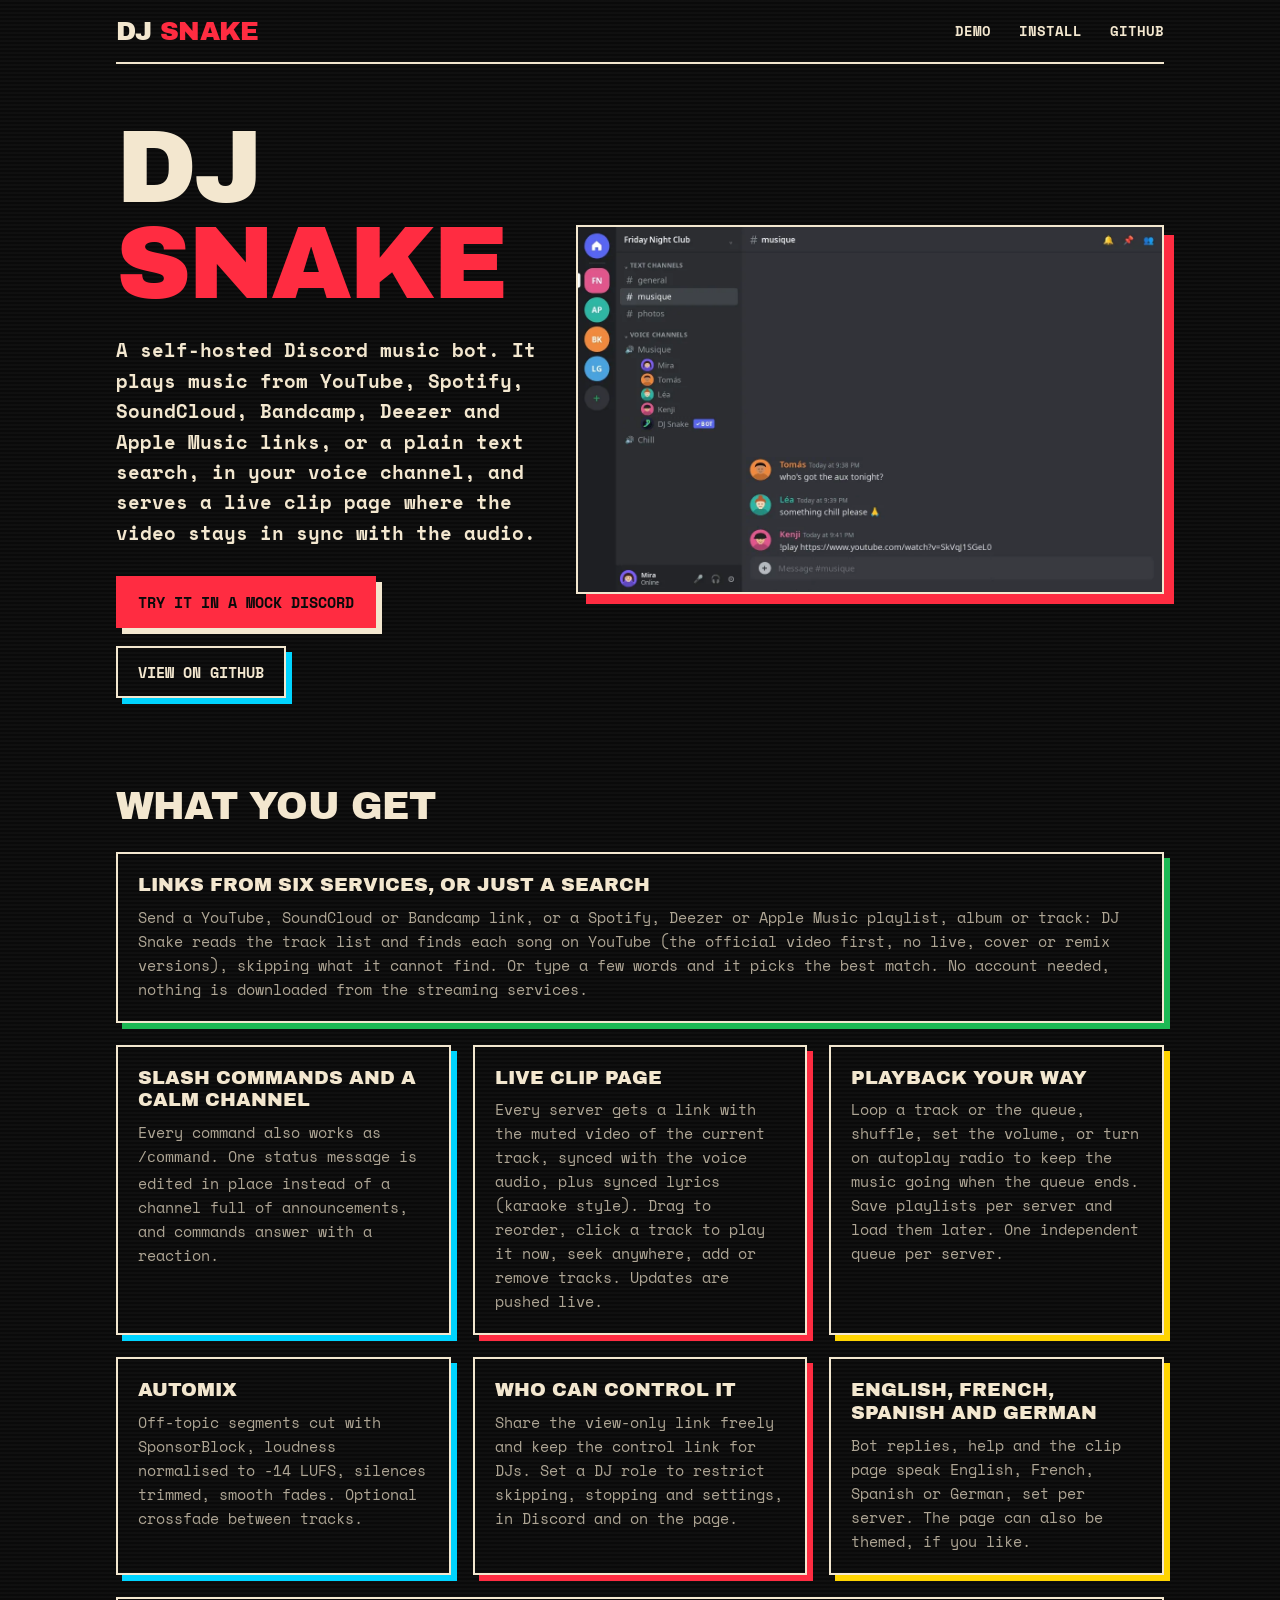
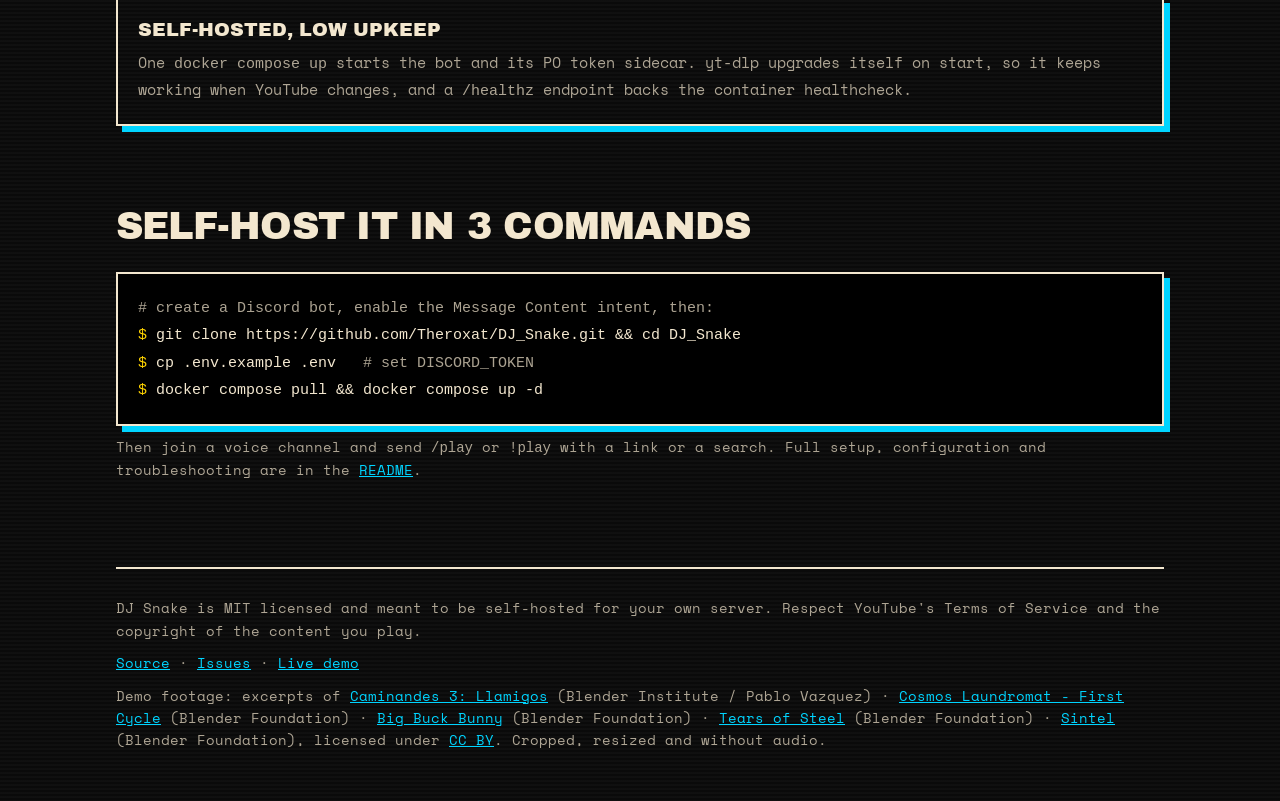
<file: docs/index.html>
<!doctype html>
<html lang="en">
<head>
<meta charset="utf-8">
<meta name="viewport" content="width=device-width, initial-scale=1">
<title>DJ Snake — a self-hosted Discord music bot</title>
<meta name="description" content="A self-hosted Discord music bot: YouTube, Spotify, SoundCloud, Bandcamp, Deezer and Apple Music links or plain search, slash commands, a live clip page with synced lyrics, and automix.">
<meta name="theme-color" content="#0a0a0a">
<meta property="og:type" content="website">
<meta property="og:title" content="DJ Snake — a self-hosted Discord music bot">
<meta property="og:description" content="Plays links from six services or a text search, with slash commands, a live clip page with synced lyrics, and automix. Self-host it with Docker.">
<meta property="og:image" content="https://theroxat.github.io/DJ_Snake/social-preview.png">
<meta name="twitter:card" content="summary_large_image">
<link rel="preconnect" href="https://fonts.googleapis.com">
<link rel="preconnect" href="https://fonts.gstatic.com" crossorigin>
<link href="https://fonts.googleapis.com/css2?family=Archivo+Black&family=Space+Mono:wght@400;700&display=swap" rel="stylesheet">
<style>
:root {
  --bg: #0a0a0a; --text: #f3e7cf; --muted: #f3e7cfb3; --red: #ff2c41; --yellow: #ffd400; --cyan: #00d4ff;
  --display: "Archivo Black", Impact, sans-serif; --body: "Space Mono", ui-monospace, monospace;
}
* { box-sizing: border-box; }
html { scroll-behavior: smooth; }
body {
  margin: 0; background: var(--bg); color: var(--text); font: 400 16px/1.6 var(--body);
  background-image: repeating-linear-gradient(0deg, #ffffff06 0 2px, transparent 2px 4px);
}
a { color: var(--cyan); }
a:focus-visible, button:focus-visible { outline: 3px solid var(--cyan); outline-offset: 3px; }
.wrap { max-width: 1080px; margin: 0 auto; padding: 0 16px; }
header.top { display: flex; align-items: center; gap: 16px; padding: 18px 0; border-bottom: 2px solid var(--text); }
.logo { font: 400 26px/1 var(--display); text-transform: uppercase; letter-spacing: -.025em; margin-right: auto; white-space: nowrap; }
.logo span, h1 span { color: var(--red); }
nav a { color: var(--text); text-decoration: none; font-weight: 700; margin-left: 18px; text-transform: uppercase; font-size: 14px; }
nav a:hover { color: var(--yellow); }
.hero { display: grid; grid-template-columns: minmax(0, 5fr) minmax(0, 7fr); gap: 40px; align-items: center; padding: 56px 0 48px; }
h1 { font: 400 clamp(52px, 9vw, 104px)/.92 var(--display); text-transform: uppercase; letter-spacing: -.03em; margin: 0; }
.lead { font-size: 19px; font-weight: 700; margin: 24px 0 28px; }
.btns { display: flex; gap: 18px; flex-wrap: wrap; }
.btn {
  display: inline-block; padding: 12px 20px; border: 2px solid var(--text); color: var(--text); text-decoration: none;
  font-weight: 700; text-transform: uppercase; font-size: 15px; box-shadow: 6px 6px 0 var(--yellow);
  transition: transform .1s, box-shadow .1s;
}
.btn.primary { background: var(--red); color: var(--bg); border-color: var(--red); box-shadow: 6px 6px 0 var(--text); }
.btn.alt { box-shadow: 6px 6px 0 var(--cyan); }
.btn:hover { transform: translate(3px, 3px); box-shadow: 3px 3px 0 var(--yellow); }
.btn.primary:hover { box-shadow: 3px 3px 0 var(--text); }
.btn.alt:hover { box-shadow: 3px 3px 0 var(--cyan); }
.shot { width: 100%; height: auto; display: block; border: 2px solid var(--text); box-shadow: 10px 10px 0 var(--red); }
h2 { font: 400 clamp(26px, 4vw, 38px)/1.1 var(--display); text-transform: uppercase; letter-spacing: -.02em; margin: 0 0 24px; }
section { padding: 40px 0; }
.grid { display: grid; grid-template-columns: repeat(auto-fit, minmax(290px, 1fr)); gap: 22px; padding: 0; margin: 0; list-style: none; }
.card { border: 2px solid var(--text); padding: 20px; box-shadow: 6px 6px 0 var(--c, var(--yellow)); }
.card h3 { font: 400 19px/1.2 var(--display); text-transform: uppercase; margin: 0 0 8px; }
.card p { margin: 0; color: var(--muted); font-size: 15px; }
.card.spotify { --c: #1db954; grid-column: 1 / -1; }
.card.wide { grid-column: 1 / -1; }
.card:nth-child(3n+2) { --c: var(--cyan); }
.card:nth-child(3n+3) { --c: var(--red); }
.note { color: var(--muted); font-size: 14px; margin-top: 10px; }
pre {
  margin: 0; padding: 20px; overflow-x: auto; background: #000; border: 2px solid var(--text);
  box-shadow: 6px 6px 0 var(--cyan); font: 400 15px/1.7 var(--body); color: var(--text);
}
pre .c { color: var(--muted); }
pre .p { color: var(--yellow); user-select: none; }
footer { border-top: 2px solid var(--text); margin-top: 32px; padding: 28px 0 48px; color: var(--muted); font-size: 14px; }
footer p { margin: 0 0 10px; }
@media (max-width: 800px) {
  .hero { grid-template-columns: 1fr; padding-top: 36px; }
  nav a { margin-left: 12px; }
  .shot { box-shadow: 6px 6px 0 var(--red); }
}
@media (max-width: 420px) {
  .logo { font-size: 22px; }
  nav a { margin-left: 10px; font-size: 13px; }
}
@media (prefers-reduced-motion: reduce) { html { scroll-behavior: auto; } .btn { transition: none; } }
</style>
</head>
<body>
<div class="wrap">
  <header class="top">
    <div class="logo">DJ <span>Snake</span></div>
    <nav aria-label="Main">
      <a href="demo/">Demo</a>
      <a href="#install">Install</a>
      <a href="https://github.com/Theroxat/DJ_Snake">GitHub</a>
    </nav>
  </header>

  <main>
    <div class="hero">
      <div>
        <h1>DJ<br><span>Snake</span></h1>
        <p class="lead">A self-hosted Discord music bot. It plays music from YouTube, Spotify, SoundCloud, Bandcamp, Deezer and Apple Music links, or a plain text search, in your voice channel, and serves a live clip page where the video stays in sync with the audio.</p>
        <div class="btns">
          <a class="btn primary" href="demo/">Try it in a mock Discord</a>
          <a class="btn alt" href="https://github.com/Theroxat/DJ_Snake">View on GitHub</a>
        </div>
      </div>
      <img class="shot" src="screenshots/demo.webp" width="1280" height="800" alt="Animation: the bot joins a Discord voice channel and posts the clip link, then the clip page plays the video in sync with a drag-and-drop queue and a seek bar.">
    </div>

    <section aria-labelledby="features">
      <h2 id="features">What you get</h2>
      <ul class="grid">
        <li class="card spotify"><h3>Links from six services, or just a search</h3><p>Send a YouTube, SoundCloud or Bandcamp link, or a Spotify, Deezer or Apple Music playlist, album or track: DJ Snake reads the track list and finds each song on YouTube (the official video first, no live, cover or remix versions), skipping what it cannot find. Or type a few words and it picks the best match. No account needed, nothing is downloaded from the streaming services.</p></li>
        <li class="card"><h3>Slash commands and a calm channel</h3><p>Every command also works as <code>/command</code>. One status message is edited in place instead of a channel full of announcements, and commands answer with a reaction.</p></li>
        <li class="card"><h3>Live clip page</h3><p>Every server gets a link with the muted video of the current track, synced with the voice audio, plus synced lyrics (karaoke style). Drag to reorder, click a track to play it now, seek anywhere, add or remove tracks. Updates are pushed live.</p></li>
        <li class="card"><h3>Playback your way</h3><p>Loop a track or the queue, shuffle, set the volume, or turn on autoplay radio to keep the music going when the queue ends. Save playlists per server and load them later. One independent queue per server.</p></li>
        <li class="card"><h3>Automix</h3><p>Off-topic segments cut with SponsorBlock, loudness normalised to -14 LUFS, silences trimmed, smooth fades. Optional crossfade between tracks.</p></li>
        <li class="card"><h3>Who can control it</h3><p>Share the view-only link freely and keep the control link for DJs. Set a DJ role to restrict skipping, stopping and settings, in Discord and on the page.</p></li>
        <li class="card"><h3>English, French, Spanish and German</h3><p>Bot replies, help and the clip page speak English, French, Spanish or German, set per server. The page can also be themed, if you like.</p></li>
        <li class="card wide"><h3>Self-hosted, low upkeep</h3><p>One <code>docker compose up</code> starts the bot and its PO token sidecar. yt-dlp upgrades itself on start, so it keeps working when YouTube changes, and a <code>/healthz</code> endpoint backs the container healthcheck.</p></li>
      </ul>
    </section>

    <section id="install" aria-labelledby="install-h">
      <h2 id="install-h">Self-host it in 3 commands</h2>
<pre><code><span class="c"># create a Discord bot, enable the Message Content intent, then:</span>
<span class="p">$</span> git clone https://github.com/Theroxat/DJ_Snake.git &amp;&amp; cd DJ_Snake
<span class="p">$</span> cp .env.example .env   <span class="c"># set DISCORD_TOKEN</span>
<span class="p">$</span> docker compose pull &amp;&amp; docker compose up -d</code></pre>
      <p class="note">Then join a voice channel and send <code>/play</code> or <code>!play</code> with a link or a search. Full setup, configuration and troubleshooting are in the <a href="https://github.com/Theroxat/DJ_Snake#readme">README</a>.</p>
    </section>
  </main>

  <footer>
    <p>DJ Snake is MIT licensed and meant to be self-hosted for your own server. Respect YouTube's Terms of Service and the copyright of the content you play.</p>
    <p><a href="https://github.com/Theroxat/DJ_Snake">Source</a> · <a href="https://github.com/Theroxat/DJ_Snake/issues">Issues</a> · <a href="demo/">Live demo</a></p>
    <p id="credits">Demo footage: excerpts of <a href="https://www.youtube.com/watch?v=SkVqJ1SGeL0">Caminandes 3: Llamigos</a> (Blender Institute / Pablo Vazquez) · <a href="https://www.youtube.com/watch?v=Y-rmzh0PI3c">Cosmos Laundromat - First Cycle</a> (Blender Foundation) · <a href="https://www.youtube.com/watch?v=aqz-KE-bpKQ">Big Buck Bunny</a> (Blender Foundation) · <a href="https://www.youtube.com/watch?v=R6MlUcmOul8">Tears of Steel</a> (Blender Foundation) · <a href="https://www.youtube.com/watch?v=eRsGyueVLvQ">Sintel</a> (Blender Foundation), licensed under <a href="https://creativecommons.org/licenses/by/3.0/">CC BY</a>. Cropped, resized and without audio.</p>
  </footer>
</div>
</body>
</html>
</file>
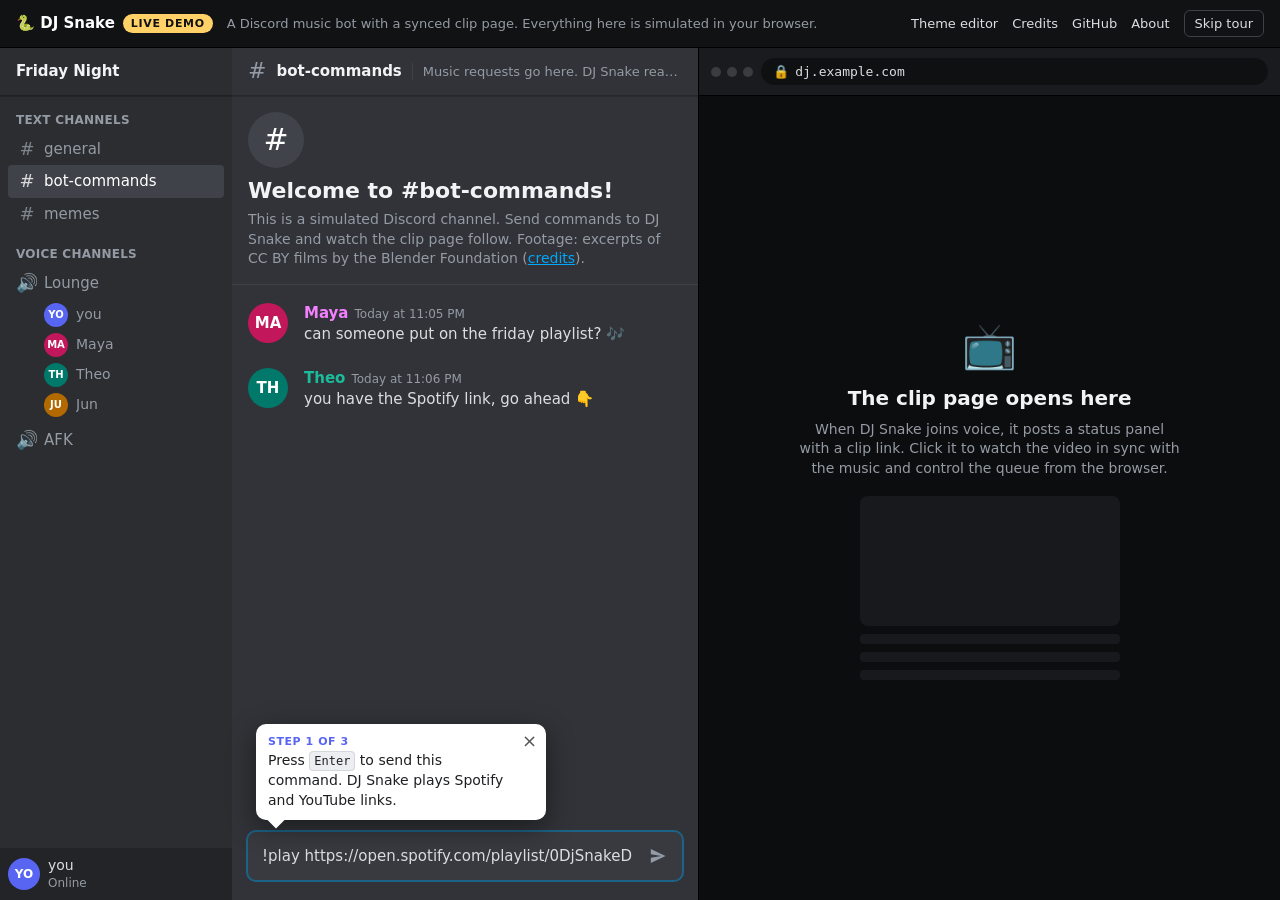
<file: docs/demo/index.html>
<!doctype html>
<html lang="en">
<head>
<meta charset="utf-8">
<meta name="viewport" content="width=device-width, initial-scale=1">
<title>DJ Snake live demo</title>
<meta name="description" content="Try DJ Snake in your browser: send !play in a mock Discord channel, open the clip link, and control the music from Discord or the synced web page.">
<link rel="icon" href="data:image/svg+xml,%3Csvg xmlns='http://www.w3.org/2000/svg' viewBox='0 0 100 100'%3E%3Ctext y='.9em' font-size='90'%3E%F0%9F%90%8D%3C/text%3E%3C/svg%3E">
<style>
:root {
  --rail: #1e1f22; --side: #2b2d31; --chat: #313338; --hover: #2e3035; --input: #383a40;
  --line: #3f4147; --text: #dbdee1; --muted: #949ba4; --head: #f2f3f5;
  --blurple: #5865f2; --green: #23a55a; --link: #00a8fc; --red: #f23f43;
  --top: #111214; --accent: #ffd166;
  --font: "Segoe UI", system-ui, -apple-system, Roboto, "Helvetica Neue", Arial, sans-serif;
  color-scheme: dark;
}
* { box-sizing: border-box; }
html, body { margin: 0; height: 100%; }
body { background: var(--top); color: var(--text); font: 15px/1.375 var(--font); overflow: hidden; }
button { font: inherit; color: inherit; }
a { color: var(--link); }
:focus-visible { outline: 2px solid var(--link); outline-offset: 2px; }
.app { display: flex; flex-direction: column; height: 100vh; height: 100dvh; }

/* ---- top bar */
.topbar { display: flex; align-items: center; gap: 14px; padding: 0 16px; height: 48px; flex: none;
  border-bottom: 1px solid #000; background: var(--top); min-width: 0; overflow: hidden; }
.brand { display: flex; align-items: center; gap: 8px; font-weight: 800; color: #fff; text-decoration: none; white-space: nowrap; }
.brand .pill { font: 700 11px/1 var(--font); letter-spacing: .06em; text-transform: uppercase; color: #111;
  background: var(--accent); border-radius: 999px; padding: 4px 8px; }
.tagline { color: var(--muted); font-size: 13px; flex: 1; min-width: 0; white-space: nowrap; overflow: hidden; text-overflow: ellipsis; }
.toplinks { display: flex; align-items: center; gap: 14px; margin-left: auto; font-size: 13px; white-space: nowrap; }
.toplinks a { color: var(--text); text-decoration: none; }
.toplinks a:hover { color: #fff; text-decoration: underline; }
.skip { border: 1px solid var(--line); background: transparent; border-radius: 6px; padding: 4px 10px; font-size: 13px; cursor: pointer; }
.skip:hover { background: var(--hover); }

/* ---- stage: Discord on the left, clip page on the right */
.stage { flex: 1; min-height: 0; display: grid; grid-template-columns: minmax(0, 1.2fr) minmax(0, 1fr); }
.dc { display: flex; min-width: 0; min-height: 0; background: var(--chat); }
.rail { width: 72px; flex: none; background: var(--rail); display: flex; flex-direction: column; align-items: center; gap: 8px; padding: 12px 0; }
.guild { width: 48px; height: 48px; border-radius: 50%; display: grid; place-items: center; font-weight: 700; font-size: 15px;
  background: var(--chat); color: var(--text); position: relative; transition: border-radius .15s; }
.guild.on { border-radius: 16px; background: var(--blurple); color: #fff; }
.guild.on::before { content: ""; position: absolute; left: -16px; width: 4px; height: 40px; border-radius: 0 4px 4px 0; background: #fff; }
.rail hr { width: 32px; border: 0; border-top: 2px solid var(--line); margin: 0; }
.side { width: 232px; flex: none; background: var(--side); display: flex; flex-direction: column; min-height: 0; }
.side h2 { margin: 0; height: 48px; display: flex; align-items: center; padding: 0 16px; font-size: 15px; color: var(--head);
  border-bottom: 1px solid #1f2023; box-shadow: 0 1px 0 rgba(0,0,0,.2); }
.chans { flex: 1; overflow-y: auto; padding: 8px; }
.cat { font-size: 12px; font-weight: 700; letter-spacing: .02em; text-transform: uppercase; color: var(--muted); margin: 16px 8px 4px; }
.cat:first-child { margin-top: 8px; }
.ch { display: flex; align-items: center; gap: 6px; padding: 6px 8px; border-radius: 4px; color: var(--muted); font-weight: 500; }
.ch .h { font-size: 18px; line-height: 1; min-width: 22px; text-align: center; opacity: .8; }
.ch.on { background: #404249; color: #fff; }
.vlist { list-style: none; margin: 0 0 4px; padding: 0 0 0 30px; }
.vm { display: flex; align-items: center; gap: 8px; padding: 3px 6px; border-radius: 4px; font-size: 14px; color: var(--muted); }
.vm .name { white-space: nowrap; overflow: hidden; text-overflow: ellipsis; }
.vm.joining { animation: slidein .35s ease-out; }
@keyframes slidein { from { opacity: 0; transform: translateX(-8px); } to { opacity: 1; transform: none; } }
.tag { font: 600 10px/1 var(--font); background: var(--blurple); color: #fff; padding: 2px 4px; border-radius: 3px; text-transform: uppercase; flex: none; }
.me { height: 52px; flex: none; display: flex; align-items: center; gap: 8px; padding: 0 8px; background: #232428; font-size: 14px; }
.me small { display: block; color: var(--muted); font-size: 12px; }

.av { width: 40px; height: 40px; border-radius: 50%; display: grid; place-items: center; flex: none; color: #fff;
  font-weight: 700; font-size: 15px; user-select: none; position: relative; }
.av.s24 { width: 24px; height: 24px; font-size: 10px; }
.av.s32 { width: 32px; height: 32px; font-size: 12px; }
.av.bot { background: #1b7f4b; font-size: 20px; }
.av.s24.bot { font-size: 13px; }
.speaking .av { box-shadow: 0 0 0 2px var(--chat), 0 0 0 4px var(--green); animation: talk 1.1s ease-in-out infinite; }
.side .speaking .av { box-shadow: 0 0 0 2px var(--side), 0 0 0 4px var(--green); }
.speaking .name { color: var(--head); }
@keyframes talk { 50% { box-shadow: 0 0 0 2px var(--chat), 0 0 0 3px rgba(35,165,90,.35); } }
@media (prefers-reduced-motion: reduce) { .speaking .av { animation: none; } .vm.joining { animation: none; } }

/* ---- chat */
.chat { flex: 1; min-width: 0; display: flex; flex-direction: column; min-height: 0; }
.chathead { height: 48px; flex: none; display: flex; align-items: center; gap: 10px; padding: 0 16px;
  border-bottom: 1px solid #26272b; box-shadow: 0 1px 0 rgba(0,0,0,.15); min-width: 0; }
.chathead b { color: var(--head); white-space: nowrap; }
.chathead .h { font-size: 22px; color: var(--muted); }
.topic { color: var(--muted); font-size: 13px; white-space: nowrap; overflow: hidden; text-overflow: ellipsis; border-left: 1px solid var(--line); padding-left: 10px; }
.vstrip { display: none; align-items: center; gap: 0; flex: none; margin-left: auto; font-size: 13px; color: var(--muted); }
.vstrip .vm { padding: 0; }
.vstrip .vm + .vm { margin-left: -6px; }
.vstrip .av { box-shadow: 0 0 0 2px var(--chat); }
.vstrip .vm { position: relative; }
.vstrip .vm:nth-child(2) { z-index: 1; }
.vstrip .speaking .av { box-shadow: 0 0 0 2px var(--chat), 0 0 0 4px var(--green); }
.vstrip .vm .name { display: none; }
.toweb { display: none; border: 0; background: var(--blurple); color: #fff; border-radius: 6px; padding: 5px 10px; font-size: 13px; font-weight: 600; cursor: pointer; white-space: nowrap; }
.msgs { flex: 1; overflow-y: auto; overflow-x: hidden; padding: 16px 0 8px; overscroll-behavior: contain; }
.welcome { padding: 0 16px 16px; margin-bottom: 8px; border-bottom: 1px solid var(--line); }
.welcome .bigh { width: 56px; height: 56px; border-radius: 50%; background: #41434a; display: grid; place-items: center; font-size: 30px; color: #fff; }
.welcome h3 { margin: 8px 0 4px; font-size: 22px; color: var(--head); }
.welcome p { margin: 0; color: var(--muted); font-size: 14px; }
.msg { display: flex; gap: 16px; padding: 2px 16px; margin-top: 16px; position: relative; }
.msg.cont { margin-top: 0; }
.msg.cont .av { visibility: hidden; height: 0; }
.msg:hover { background: rgba(0,0,0,.06); }
.mbody { min-width: 0; flex: 1; }
.mhead { display: flex; align-items: baseline; gap: 6px; flex-wrap: wrap; }
.mhead .name { font-weight: 600; color: var(--head); }
.mhead time { font-size: 12px; color: var(--muted); }
.mtext { white-space: pre-wrap; overflow-wrap: anywhere; color: var(--text); }
.mtext strong { color: var(--head); }
.mtext code { background: #2b2d31; border: 1px solid #1e1f22; border-radius: 4px; padding: 0 3px; font: 13px/1.3 ui-monospace, Consolas, monospace; }
.mtext pre { margin: 4px 0 0; background: #2b2d31; border: 1px solid #1e1f22; border-radius: 4px; padding: 8px; overflow-x: auto;
  font: 13px/1.4 ui-monospace, Consolas, monospace; white-space: pre; max-width: 100%; }
.mtext .lnk { color: var(--link); }
.mtext a.clip { color: var(--link); text-decoration: none; cursor: pointer; }
.mtext a.clip:hover { text-decoration: underline; }
.edited { font-size: 11px; color: var(--muted); margin-left: 4px; }
.panel .mtext { transition: background-color .8s; border-radius: 4px; }
.panel.flash .mtext { background: rgba(88,101,242,.16); transition: none; }
.reacts { display: flex; gap: 4px; margin-top: 4px; }
.react { display: inline-flex; align-items: center; gap: 6px; padding: 1px 8px; border-radius: 8px; font-size: 14px;
  background: rgba(88,101,242,.15); border: 1px solid var(--blurple); animation: pop .25s ease-out; }
.react b { font-size: 13px; font-weight: 600; color: #c9cdfb; }
@keyframes pop { from { transform: scale(.6); opacity: 0; } }
.msg.eph { background: rgba(88,101,242,.07); }
.msg.eph .foot { font-size: 12px; color: var(--muted); margin-top: 2px; }
.av.tip { background: #4e5058; font-size: 18px; }
.typing { height: 22px; flex: none; padding: 0 16px; font-size: 13px; color: var(--muted); }
.typing b { color: var(--head); }
.composer { flex: none; display: flex; align-items: center; gap: 8px; margin: 0 16px 20px; padding: 0 6px 0 14px;
  background: var(--input); border-radius: 8px; min-height: 48px; }
.composer input { flex: 1; min-width: 0; border: 0; background: transparent; color: var(--text); font: inherit; padding: 12px 0; outline: none; }
.composer input::placeholder { color: #6d6f78; }
.composer:focus-within { box-shadow: 0 0 0 2px rgba(0,168,252,.4); }
.send { border: 0; background: transparent; color: var(--muted); width: 36px; height: 36px; border-radius: 6px; display: grid; place-items: center; cursor: pointer; flex: none; }
.send:hover { color: #fff; background: rgba(255,255,255,.06); }
.send svg { width: 20px; height: 20px; fill: currentColor; }

/* ---- web panel */
.web { display: flex; flex-direction: column; min-width: 0; min-height: 0; background: #0c0d0f; border-left: 1px solid #000; }
.bbar { height: 48px; flex: none; display: flex; align-items: center; gap: 8px; padding: 0 12px; background: #1a1b1e; border-bottom: 1px solid #000; }
.dots { display: flex; gap: 6px; flex: none; }
.dots i { width: 10px; height: 10px; border-radius: 50%; background: #3a3c42; }
.url { flex: 1; min-width: 0; display: flex; align-items: center; gap: 6px; background: #0f1012; border-radius: 999px; padding: 6px 12px;
  font: 13px/1.2 ui-monospace, Consolas, monospace; color: var(--muted); white-space: nowrap; overflow: hidden; }
.url span { overflow: hidden; text-overflow: ellipsis; }
.url .host { color: var(--text); }
.back { display: none; border: 0; background: var(--hover); border-radius: 6px; padding: 6px 10px; font-size: 13px; font-weight: 600; cursor: pointer; white-space: nowrap; }
.wbody { flex: 1; min-height: 0; position: relative; }
.wbody iframe { position: absolute; inset: 0; width: 100%; height: 100%; border: 0; background: #000; }
.ph { position: absolute; inset: 0; display: grid; place-items: center; padding: 24px; text-align: center; }
.ph .card { max-width: 380px; }
.ph .big { font-size: 44px; }
.ph h3 { margin: 8px 0; color: var(--head); font-size: 20px; }
.ph p { margin: 0 0 10px; color: var(--muted); font-size: 14px; }
.ph .sk { margin: 18px auto 0; width: 260px; max-width: 100%; display: grid; gap: 8px; opacity: .5; }
.ph .sk i { display: block; height: 10px; border-radius: 4px; background: #24262b; }
.ph .sk i:first-child { height: 130px; border-radius: 8px; }

/* ---- tour bubbles */
.bubble { position: fixed; z-index: 50; max-width: 290px; background: #fff; color: #1e1f22; border-radius: 10px; padding: 10px 34px 10px 12px;
  font-size: 14px; line-height: 1.4; box-shadow: 0 8px 28px rgba(0,0,0,.45); animation: pop .25s ease-out; }
.bubble::after { content: ""; position: absolute; width: 12px; height: 12px; background: #fff; transform: rotate(45deg); left: var(--ax, 20px); }
.bubble.up::after { bottom: -6px; }
.bubble.down::after { top: -6px; }
.bubble.flat::after { display: none; }
.bubble b { color: #000; }
.bubble kbd, .bubble code { font: 12px/1 ui-monospace, Consolas, monospace; background: #eceef1; border: 1px solid #d4d7dc; border-radius: 4px; padding: 2px 4px; }
.bubble .x { position: absolute; top: 4px; right: 4px; width: 26px; height: 26px; border: 0; background: transparent; color: #555; border-radius: 6px; cursor: pointer; font-size: 18px; line-height: 1; }
.bubble .x:hover { background: #eceef1; }
.bubble .step { display: block; font-size: 11px; font-weight: 700; letter-spacing: .05em; text-transform: uppercase; color: var(--blurple); margin-bottom: 2px; }

/* ---- responsive */
@media (max-width: 1599px) { .rail { display: none; } }
@media (max-width: 1240px) { .side { width: 200px; } .topic { display: none; } }
@media (max-width: 1000px) { .tagline { display: none; } }
@media (max-width: 900px) {
  .stage { grid-template-columns: minmax(0, 1fr); }
  .web { display: none; border-left: 0; }
  body.view-web .dc { display: none; }
  body.view-web .web { display: flex; }
  .side { display: none; }
  .vstrip { display: flex; }
  .chathead { padding: 0 12px; }
  body.has-web .toweb { display: inline-block; }
  .back { display: inline-block; }
  .dots { display: none; }
  .msg { gap: 12px; padding: 2px 12px; }
  .composer { margin: 0 12px 14px; }
  .welcome { padding: 0 12px 14px; }
}
@media (max-width: 600px) {
  .topbar { gap: 10px; padding: 0 12px; }
  .toplinks { gap: 10px; }
  .toplinks .wide, .toplinks .credits { display: none; }
  .vstrip .tag { display: none; }
  .vstrip .vlabel { display: none; }
  .chathead .h { display: none; }
  .av { width: 36px; height: 36px; }
}
</style>
</head>
<body>
<div class="app">
  <header class="topbar">
    <a class="brand" href="../">🐍 DJ Snake <span class="pill">Live demo</span></a>
    <span class="tagline">A Discord music bot with a synced clip page. Everything here is simulated in your browser.</span>
    <nav class="toplinks" aria-label="Demo">
      <a class="wide" href="#" id="themelink">Theme editor</a>
      <a class="credits" href="../#credits">Credits</a>
      <a class="wide" href="https://github.com/Theroxat/DJ_Snake">GitHub</a>
      <a href="../">About</a>
      <button class="skip" id="skiptour" type="button">Skip tour</button>
    </nav>
  </header>

  <main class="stage">
    <section class="dc" aria-label="Discord channel (simulated)">
      <nav class="rail" aria-hidden="true">
        <div class="guild">DM</div>
        <hr>
        <div class="guild on">FN</div>
        <div class="guild">GS</div>
        <div class="guild">+</div>
      </nav>
      <aside class="side" aria-label="Channels">
        <h2>Friday Night</h2>
        <div class="chans">
          <div class="cat">Text channels</div>
          <div class="ch"><span class="h">#</span>general</div>
          <div class="ch on"><span class="h">#</span>bot-commands</div>
          <div class="ch"><span class="h">#</span>memes</div>
          <div class="cat">Voice channels</div>
          <div class="ch"><span class="h">🔊</span>Lounge</div>
          <ul class="vlist" id="vlist" aria-label="In the Lounge voice channel"></ul>
          <div class="ch"><span class="h">🔊</span>AFK</div>
        </div>
        <div class="me"><div class="av s32" style="background:#5865f2">YO</div><div>you<small>Online</small></div></div>
      </aside>
      <div class="chat">
        <div class="chathead">
          <span class="h">#</span><b>bot-commands</b>
          <span class="topic">Music requests go here. DJ Snake reads commands that start with ! and slash commands like /play</span>
          <div class="vstrip" id="vstrip" aria-label="Lounge voice channel"><span class="vlabel">🔊 Lounge&nbsp;&nbsp;</span></div>
          <button class="toweb" id="toweb" type="button">📺 Page ›</button>
        </div>
        <div class="msgs" id="msgs" role="log" aria-live="polite">
          <div class="welcome">
            <div class="bigh">#</div>
            <h3>Welcome to #bot-commands!</h3>
            <p>This is a simulated Discord channel. Send commands to DJ Snake and watch the clip page follow. Footage: excerpts of CC BY films by the Blender Foundation (<a href="../#credits">credits</a>).</p>
          </div>
        </div>
        <div class="typing" id="typing" aria-hidden="true"></div>
        <form class="composer" id="composer" autocomplete="off">
          <input id="input" aria-label="Message #bot-commands" placeholder="Message #bot-commands" spellcheck="false">
          <button class="send" type="submit" aria-label="Send"><svg viewBox="0 0 24 24" aria-hidden="true"><path d="M3.4 20.4 21 12 3.4 3.6 3.4 10l12.6 2-12.6 2z"/></svg></button>
        </form>
      </div>
    </section>

    <section class="web" aria-label="Clip page">
      <div class="bbar">
        <button class="back" id="back" type="button">‹ Discord</button>
        <div class="dots" aria-hidden="true"><i></i><i></i><i></i></div>
        <div class="url" id="url"><span>🔒</span><span id="urltext"><span class="host">dj.example.com</span></span></div>
      </div>
      <div class="wbody" id="wbody">
        <div class="ph" id="ph">
          <div class="card">
            <div class="big">📺</div>
            <h3>The clip page opens here</h3>
            <p>When DJ Snake joins voice, it posts a status panel with a clip link. Click it to watch the video in sync with the music and control the queue from the browser.</p>
            <div class="sk" aria-hidden="true"><i></i><i></i><i></i><i></i></div>
          </div>
        </div>
      </div>
    </section>
  </main>
</div>
<script src="backend.js"></script>
<script src="discord.js"></script>
</body>
</html>
</file>
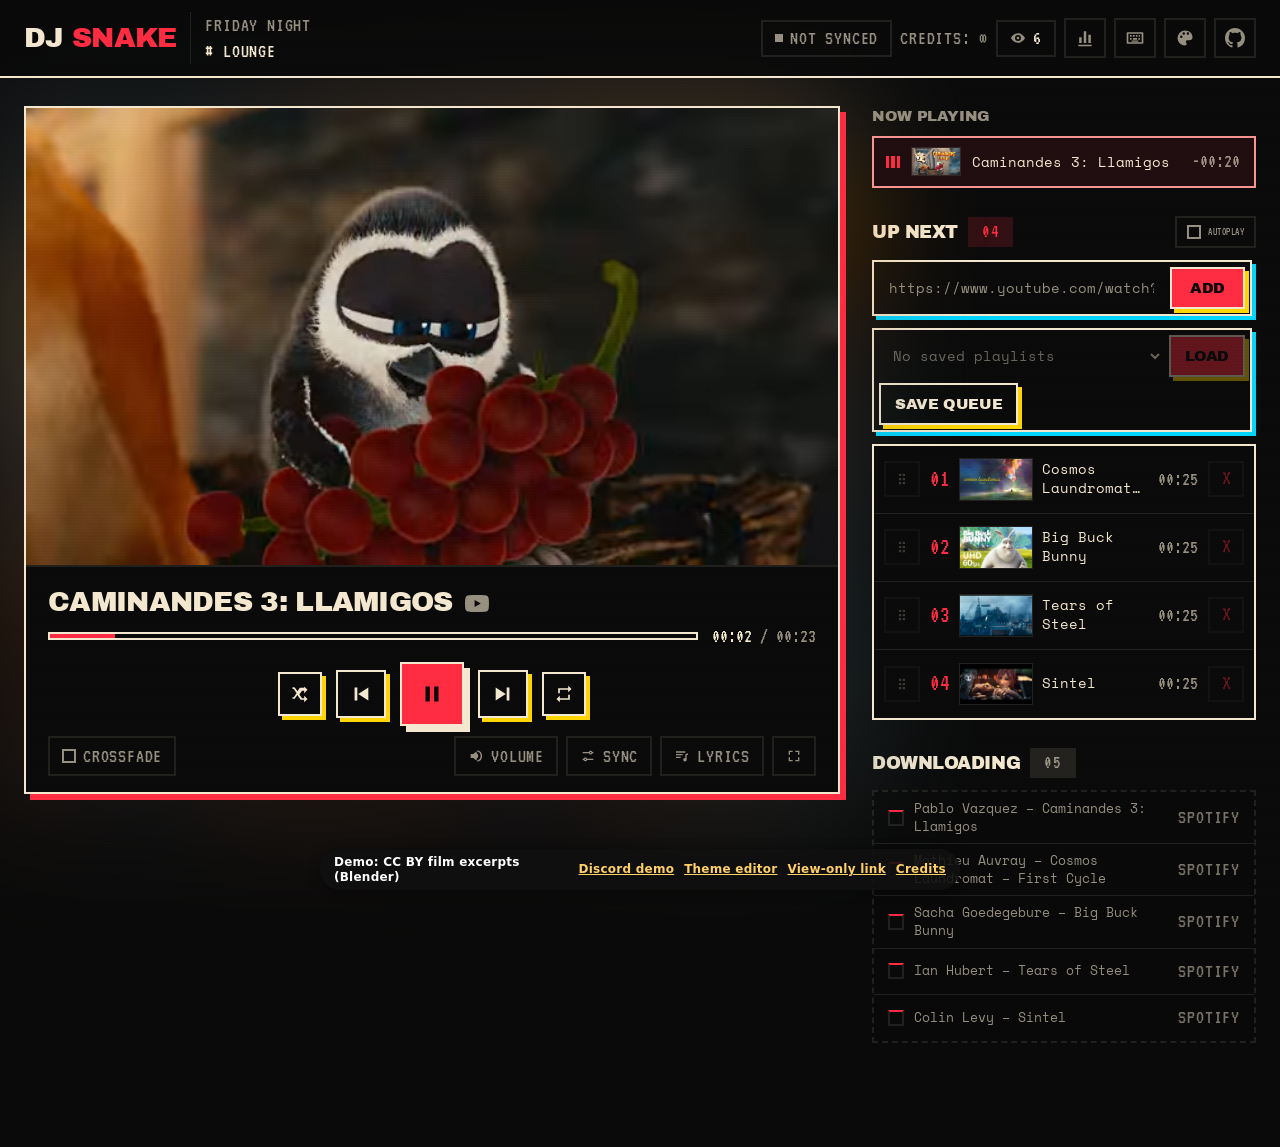
<file: docs/demo/player.html>
<!doctype html>
<html lang="en" data-skin="arcade" data-shape="arcade">
<head>
<script src="backend.js"></script>
<script src="shim.js"></script>

<meta charset="utf-8">
<meta name="viewport" content="width=device-width, initial-scale=1">
<title>DJ Snake — Clip Party</title>
<script>
// Apply the viewer's own theme before the first paint (the server default
// arrives with the first state poll).
try {
  const v = localStorage.getItem("djsnake.skin");
  if (["arcade", "minimal", "night", "vinyl", "club", "terminal", "space", "cobalt"].includes(v)) {
    document.documentElement.dataset.skin = v;
    document.documentElement.dataset.shape = v;
  }
} catch (e) {}
</script>
<meta name="theme-color" content="#0a0a0a">
<meta name="mobile-web-app-capable" content="yes">
<meta name="apple-mobile-web-app-capable" content="yes">
<meta name="apple-mobile-web-app-status-bar-style" content="black-translucent">
<link rel="apple-touch-icon" href="/icons/apple-touch-icon.png">
<script>
// PWA manifest of this session's link (not in the static demo, which has no
// server: it loads backend.js first).
try {
  const first = location.pathname.split("/").filter(Boolean)[0];
  if (first && !window.DJDemoBackend) {
    const l = document.createElement("link");
    l.rel = "manifest";
    l.href = "/" + encodeURIComponent(first) + "/manifest.webmanifest";
    document.head.appendChild(l);
  }
} catch (e) {}
</script>
<link rel="preconnect" href="https://fonts.googleapis.com">
<link rel="preconnect" href="https://fonts.gstatic.com" crossorigin>
<link href="https://fonts.googleapis.com/css2?family=Archivo+Black&family=Space+Mono:wght@400;700&family=VT323&family=Geist:wght@400;500;600;700&family=Nunito:wght@400;700;800&family=Fredoka:wght@400;600;700&family=DM+Sans:wght@400;500;700&family=DM+Mono:wght@400;500&family=Orbitron:wght@500;700&family=Rajdhani:wght@500;600;700&family=Share+Tech+Mono&family=IBM+Plex+Mono:wght@400;600;700&family=Unbounded:wght@500;600;700&family=Instrument+Sans:wght@400;500;600;700&display=swap" rel="stylesheet">
<style>
/* ======================================================================
   THEME TOKENS. Each preset is a [data-skin] block of custom properties on
   <html>. "Shape" (fonts, radius, shadows, effects) is split from colors so
   the custom skin (custom) inherits the shape of a preset via data-base.
   data-shape (= skin, or base for custom) scopes the few rules beyond tokens.
   The page below only references tokens; Arcade is the original look.
   ====================================================================== */

/* ---- 1. Arcade (the original look) ---- */
[data-skin="arcade"], [data-skin="custom"][data-base="arcade"] {
  --font-display: "Archivo Black", Impact, sans-serif;
  --font-body: "Space Mono", ui-monospace, monospace;
  --font-mono: "VT323", ui-monospace, monospace;
  --fs: 15px; --display-weight: 400; --display-case: uppercase; --display-ls: -0.025em;
  --hud-size: 20px; --hud-case: uppercase; --hud-ls: .04em; --btn-size: 15px; --wordmark-size: 28px;
  --radius: 0; --radius-btn: 0; --radius-sm: 0; --bw: 2px; --bar-radius: 0px;
  --shadow-frame: 6px 6px 0 var(--accent);
  --shadow-card: none;
  --shadow-btn: 6px 6px 0 var(--accent-2);
  --shadow-btn-hover: 3px 3px 0 var(--accent-2);
  --shadow-btn-active: 0 0 0 var(--accent-2);
  --shadow-pp: 6px 6px 0 var(--text);
  --shadow-input: 4px 4px 0 var(--accent-3);
  --shadow-pop: 6px 6px 0 var(--accent-3);
  --hover-transform: translate(2px, 2px); --active-transform: translate(6px, 6px);
  --scanlines: 1; --scan-color: #ffffff06; --scan-blend: overlay;
  --text-glow: none; --display-glow: none; --logo-mark: "";
  --radius-pp: 0; --ghost-border: var(--border); --ghost-shadow: 4px 4px 0 var(--accent-2); --ambient: .22;
}
[data-skin="arcade"] {
  --bg: #0a0a0a; --surface: #0a0a0a; --text: #f3e7cf; --muted: #f3e7cf99;
  --accent: #ff2c41; --accent-2: #ffd400; --accent-3: #00d4ff; --on-accent: #0a0a0a;
  --border: #f3e7cf; --hair: #f3e7cf1a; --track: transparent;
  --hover-bg: #f3e7cf; --hover-text: #0a0a0a; --hover-muted: #b8323a;
  --focus: #00d4ff; --ok: #9bff3b; --video-bg: #000; --pp-border: #f3e7cf;
}

/* ---- 2. Minimal ---- */
[data-skin="minimal"], [data-skin="custom"][data-base="minimal"] {
  --font-display: "Geist", system-ui, "Segoe UI", sans-serif;
  --font-body: "Geist", system-ui, "Segoe UI", sans-serif;
  --font-mono: "Geist", system-ui, sans-serif;
  --fs: 15px; --display-weight: 600; --display-case: none; --display-ls: -0.025em;
  --hud-size: 13px; --hud-case: none; --hud-ls: .01em; --btn-size: 14px; --wordmark-size: 24px;
  --radius: 14px; --radius-btn: 10px; --radius-sm: 8px; --bw: 1px; --bar-radius: 4px;
  --shadow-frame: 0 1px 2px rgba(20,28,45,.08), 0 12px 32px rgba(20,28,45,.10);
  --shadow-card: 0 1px 2px rgba(20,28,45,.06);
  --shadow-btn: 0 1px 2px rgba(20,28,45,.08);
  --shadow-btn-hover: 0 3px 8px rgba(20,28,45,.12);
  --shadow-btn-active: 0 0 0 rgba(0,0,0,0);
  --shadow-pp: 0 4px 12px color-mix(in srgb, var(--accent) 35%, transparent);
  --shadow-input: inset 0 1px 2px rgba(20,28,45,.05);
  --shadow-pop: 0 12px 32px rgba(20,28,45,.16);
  --hover-transform: translateY(-1px); --active-transform: translateY(0);
  --scanlines: 0; --scan-color: transparent; --scan-blend: normal;
  --text-glow: none; --display-glow: none; --logo-mark: "";
  --radius-pp: 999px; --ambient: .4;
}
[data-skin="minimal"] {
  --bg: #f1f2f5; --surface: #ffffff; --text: #1f2430; --muted: #6a7082;
  --accent: #4a6fa5; --accent-2: #4a6fa5; --accent-3: #7b93b8; --on-accent: #ffffff;
  --border: #d6d9e0; --hair: #e5e7ec; --track: #e5e7ec;
  --hover-bg: #eef0f4; --hover-text: #1f2430; --hover-muted: #6a7082;
  --focus: #4a6fa5; --ok: #2f9e6b; --video-bg: #14171f; --pp-border: #4a6fa5;
}

/* ---- 3. Night ---- */
[data-skin="night"], [data-skin="custom"][data-base="night"] {
  --font-display: "Nunito", system-ui, sans-serif;
  --font-body: "Nunito", system-ui, sans-serif;
  --font-mono: "Nunito", system-ui, sans-serif;
  --fs: 15px; --display-weight: 800; --display-case: none; --display-ls: 0;
  --hud-size: 14px; --hud-case: none; --hud-ls: .02em; --btn-size: 14px; --wordmark-size: 26px;
  --radius: 22px; --radius-btn: 999px; --radius-sm: 12px; --bw: 1px; --bar-radius: 6px;
  --shadow-frame: 0 18px 40px rgba(0,0,0,.45);
  --shadow-card: 0 8px 24px rgba(0,0,0,.25);
  --shadow-btn: 0 4px 14px rgba(0,0,0,.3);
  --shadow-btn-hover: 0 6px 18px rgba(0,0,0,.4);
  --shadow-btn-active: 0 1px 4px rgba(0,0,0,.4);
  --shadow-pp: 0 6px 22px color-mix(in srgb, var(--accent) 28%, transparent);
  --shadow-input: inset 0 2px 6px rgba(0,0,0,.25);
  --shadow-pop: 0 16px 40px rgba(0,0,0,.5);
  --hover-transform: translateY(-1px); --active-transform: translateY(1px);
  --scanlines: 0; --scan-color: transparent; --scan-blend: normal;
  --text-glow: none; --display-glow: none; --logo-mark: "";
  --radius-pp: 999px; --ambient: .65;
}
[data-skin="night"] {
  --bg: #11131b; --surface: #1a1d29; --text: #d5d9e6; --muted: #8a90a8;
  --accent: #9aa5dd; --accent-2: #86b3c4; --accent-3: #b49bc9; --on-accent: #11131b;
  --border: #2b3042; --hair: #242838; --track: #242838;
  --hover-bg: #222637; --hover-text: #e6e9f3; --hover-muted: #9aa0b8;
  --focus: #b9c2f2; --ok: #7fcfa0; --video-bg: #07080c; --pp-border: #9aa5dd;
}

/* ---- 4. Vinyl ---- */
[data-skin="vinyl"], [data-skin="custom"][data-base="vinyl"] {
  --font-display: "Fredoka", "Trebuchet MS", system-ui, sans-serif;
  --font-body: "DM Sans", system-ui, sans-serif;
  --font-mono: "DM Mono", ui-monospace, monospace;
  --fs: 15px; --display-weight: 600; --display-case: none; --display-ls: .005em;
  --hud-size: 14px; --hud-case: none; --hud-ls: 0; --btn-size: 15px; --wordmark-size: 30px;
  --radius: 26px; --radius-btn: 999px; --radius-sm: 14px; --bw: 3px; --bar-radius: 8px;
  --shadow-frame: 0 8px 0 color-mix(in srgb, var(--bg) 55%, black), 0 0 0 4px var(--accent-2);
  --shadow-card: 0 5px 0 color-mix(in srgb, var(--bg) 55%, black);
  --shadow-btn: 0 4px 0 color-mix(in srgb, var(--bg) 45%, black);
  --shadow-btn-hover: 0 2px 0 color-mix(in srgb, var(--bg) 45%, black);
  --shadow-btn-active: 0 0 0 transparent;
  --shadow-pp: 0 5px 0 color-mix(in srgb, var(--accent) 55%, black);
  --shadow-input: inset 0 3px 0 rgba(0,0,0,.18);
  --shadow-pop: 0 8px 0 color-mix(in srgb, var(--bg) 55%, black);
  --hover-transform: translateY(2px); --active-transform: translateY(4px);
  --scanlines: 0; --scan-color: transparent; --scan-blend: normal;
  --text-glow: none; --display-glow: none; --logo-mark: "";
  --radius-pp: 999px; --ambient: .38;
}
[data-skin="vinyl"] {
  --bg: #2a170d; --surface: #3a2112; --text: #fbe2b4; --muted: #fbe2b4a8;
  --accent: #ff8a1f; --accent-2: #f2b705; --accent-3: #9bb53a; --on-accent: #2a170d;
  --border: #6b3d1e; --hair: #fbe2b41f; --track: #1d0f08;
  --hover-bg: #4a2b17; --hover-text: #fff1d3; --hover-muted: #f2b705;
  --focus: #f2b705; --ok: #9bb53a; --video-bg: #160a05; --pp-border: #ffb15c;
}

/* ---- 5. Club ---- */
[data-skin="club"], [data-skin="custom"][data-base="club"] {
  --font-display: "Orbitron", "Eurostile", system-ui, sans-serif;
  --font-body: "Rajdhani", system-ui, sans-serif;
  --font-mono: "Share Tech Mono", ui-monospace, monospace;
  --fs: 17px; --display-weight: 700; --display-case: uppercase; --display-ls: .06em;
  --hud-size: 16px; --hud-case: uppercase; --hud-ls: .1em; --btn-size: 13px; --wordmark-size: 24px;
  --radius: 8px; --radius-btn: 6px; --radius-sm: 4px; --bw: 1px; --bar-radius: 2px;
  --shadow-frame: 0 0 0 1px var(--accent), 0 0 22px color-mix(in srgb, var(--accent) 65%, transparent), 0 0 70px color-mix(in srgb, var(--accent-3) 35%, transparent);
  --shadow-card: 0 0 16px color-mix(in srgb, var(--accent-3) 30%, transparent);
  --shadow-btn: 0 0 12px color-mix(in srgb, var(--accent-2) 45%, transparent);
  --shadow-btn-hover: 0 0 20px color-mix(in srgb, var(--accent-2) 80%, transparent);
  --shadow-btn-active: 0 0 6px color-mix(in srgb, var(--accent-2) 60%, transparent);
  --shadow-pp: 0 0 24px color-mix(in srgb, var(--accent) 80%, transparent);
  --shadow-input: 0 0 10px color-mix(in srgb, var(--accent-3) 35%, transparent);
  --shadow-pop: 0 0 26px color-mix(in srgb, var(--accent) 50%, transparent);
  --hover-transform: translateY(-1px); --active-transform: translateY(0);
  --scanlines: .7; --scan-color: #ffffff0d; --scan-blend: overlay;
  --text-glow: none; --display-glow: 0 0 14px color-mix(in srgb, var(--accent) 80%, transparent); --logo-mark: "◢ ";
  --radius-pp: var(--radius-btn); --ghost-border: var(--hair); --ambient: .7;
}
[data-skin="club"] {
  --bg: #0a0617; --surface: #130a2a; --text: #f1e8ff; --muted: #f1e8ff94;
  --accent: #ff2bd6; --accent-2: #19f0ff; --accent-3: #8a5bff; --on-accent: #1a0020;
  --border: #5b2fa3; --hair: #8a5bff33; --track: #1d1040;
  --hover-bg: #24124d; --hover-text: #ffffff; --hover-muted: #19f0ff;
  --focus: #19f0ff; --ok: #19f0ff; --video-bg: #05020d; --pp-border: #ff7ae8;
}

/* ---- 6. Terminal ---- */
[data-skin="terminal"], [data-skin="custom"][data-base="terminal"] {
  --font-display: "IBM Plex Mono", ui-monospace, Menlo, Consolas, monospace;
  --font-body: "IBM Plex Mono", ui-monospace, Menlo, Consolas, monospace;
  --font-mono: "IBM Plex Mono", ui-monospace, Menlo, Consolas, monospace;
  --fs: 14px; --display-weight: 700; --display-case: none; --display-ls: 0;
  --hud-size: 13px; --hud-case: none; --hud-ls: 0; --btn-size: 14px; --wordmark-size: 22px;
  --radius: 0; --radius-btn: 0; --radius-sm: 0; --bw: 1px; --bar-radius: 0px;
  --shadow-frame: 0 0 0 1px var(--hair);
  --shadow-card: none; --shadow-btn: none;
  --shadow-btn-hover: 0 0 10px color-mix(in srgb, var(--text) 45%, transparent);
  --shadow-btn-active: inset 0 0 0 1px var(--text);
  --shadow-pp: none; --shadow-input: none; --shadow-pop: 0 0 0 1px var(--hair);
  --hover-transform: none; --active-transform: none;
  --scanlines: 1; --scan-color: #00000066; --scan-blend: normal;
  --text-glow: 0 0 6px color-mix(in srgb, var(--text) 55%, transparent); --display-glow: none; --logo-mark: "> ";
  --radius-pp: 0; --ghost-border: var(--border); --ambient: 0;
}
[data-skin="terminal"] {
  --bg: #040b05; --surface: #07120a; --text: #35ff72; --muted: #35ff7290;
  --accent: #ffb000; --accent-2: #35ff72; --accent-3: #ffb000; --on-accent: #040b05;
  --border: #1f8c42; --hair: #35ff7226; --track: #0b1d10;
  --hover-bg: #0f2a16; --hover-text: #8dffb0; --hover-muted: #ffb000;
  --focus: #ffb000; --ok: #35ff72; --video-bg: #020502; --pp-border: #ffb000;
}

/* ---- 6b. Space: night-sky gradient, star field, violet and cyan glow ---- */
[data-skin="space"], [data-skin="custom"][data-base="space"] {
  --font-display: "Rajdhani", system-ui, sans-serif;
  --font-body: "DM Sans", system-ui, sans-serif;
  --font-mono: "DM Mono", ui-monospace, monospace;
  --fs: 15px; --display-weight: 700; --display-case: none; --display-ls: .02em;
  --hud-size: 14px; --hud-case: none; --hud-ls: .03em; --btn-size: 15px; --wordmark-size: 28px;
  --radius: 18px; --radius-btn: 999px; --radius-sm: 12px; --bw: 1px; --bar-radius: 6px;
  --shadow-frame: 0 0 0 1px color-mix(in srgb, var(--accent) 35%, transparent), 0 0 40px color-mix(in srgb, var(--accent) 25%, transparent), 0 18px 40px rgba(0,0,0,.5);
  --shadow-card: 0 8px 28px rgba(0,0,0,.35);
  --shadow-btn: 0 0 12px color-mix(in srgb, var(--accent-2) 30%, transparent);
  --shadow-btn-hover: 0 0 20px color-mix(in srgb, var(--accent-2) 55%, transparent);
  --shadow-btn-active: 0 0 6px color-mix(in srgb, var(--accent-2) 40%, transparent);
  --shadow-pp: 0 0 22px color-mix(in srgb, var(--accent) 60%, transparent);
  --shadow-input: inset 0 2px 6px rgba(0,0,0,.35);
  --shadow-pop: 0 16px 40px rgba(0,0,0,.55), 0 0 22px color-mix(in srgb, var(--accent) 22%, transparent);
  --hover-transform: translateY(-1px); --active-transform: translateY(1px);
  --scanlines: 0; --scan-color: transparent; --scan-blend: normal;
  --text-glow: none; --display-glow: 0 0 16px color-mix(in srgb, var(--accent-2) 40%, transparent); --logo-mark: "";
  --radius-pp: 999px; --ambient: .55;
}
[data-skin="space"] {
  --bg: #070a1c; --surface: #11163a; --text: #e8ebff; --muted: #a9b1dc;
  --accent: #9b7bff; --accent-2: #3fe0ff; --accent-3: #c0adff; --on-accent: #07091a;
  --border: #7f88d8; --hair: #2e3470; --track: #1a2050;
  --hover-bg: #232a66; --hover-text: #ffffff; --hover-muted: #bfe9ff;
  --focus: #3fe0ff; --ok: #6ff0c0; --video-bg: #03040d; --pp-border: #c0adff;
}

/* ---- 6c. Cobalt: a flat ultramarine colour field, blush and butter inks,
   wide display type, soft squircles, no shadows, springy controls ---- */
[data-skin="cobalt"], [data-skin="custom"][data-base="cobalt"] {
  --font-display: "Unbounded", "Arial Black", system-ui, sans-serif;
  --font-body: "Instrument Sans", system-ui, "Segoe UI", sans-serif;
  --font-mono: "Instrument Sans", system-ui, "Segoe UI", sans-serif;
  --fs: 15px; --display-weight: 600; --display-case: none; --display-ls: -0.02em;
  --hud-size: 14px; --hud-case: none; --hud-ls: 0; --btn-size: 14px; --wordmark-size: 22px;
  --radius: 30px; --radius-btn: 999px; --radius-sm: 16px; --bw: 0px; --bar-radius: 999px;
  --shadow-frame: none; --shadow-card: none;
  --shadow-btn: none; --shadow-btn-hover: none; --shadow-btn-active: none;
  --shadow-pp: none; --shadow-input: none;
  --shadow-pop: 0 0 0 1px var(--hair), 0 30px 60px -24px color-mix(in srgb, var(--bg) 35%, black);
  --hover-transform: scale(1.04); --active-transform: scale(.94);
  --scanlines: 0; --scan-color: transparent; --scan-blend: normal;
  --text-glow: none; --display-glow: none; --logo-mark: "";
  --radius-pp: 24px; --ambient: .5;
}
[data-skin="cobalt"] {
  --bg: #1a26c0; --surface: #2330d2; --text: #ffffff; --muted: #e0e3ff;
  --accent: #ffc6e8; --accent-2: #ffe27a; --accent-3: #d6daff; --on-accent: #16208f;
  --border: #4452ef; --hair: #ffffff1f; --track: #ffffff1f;
  --hover-bg: #2f3de4; --hover-text: #ffffff; --hover-muted: #ffe27a;
  --focus: #ffffff; --ok: #a6f7cc; --video-bg: #0e1680; --pp-border: #ffc6e8;
}

/* ---- 7. Custom: colors derived from three picks (--c-*) ---- */
[data-skin="custom"] {
  --bg: var(--c-bg); --text: var(--c-text); --accent: var(--c-accent); --on-accent: var(--c-on-accent);
  --surface: color-mix(in srgb, var(--c-bg) 90%, var(--c-text));
  --muted: color-mix(in srgb, var(--c-text) 62%, var(--c-bg));
  --border: color-mix(in srgb, var(--c-text) 24%, var(--c-bg));
  --hair: color-mix(in srgb, var(--c-text) 12%, var(--c-bg));
  --track: color-mix(in srgb, var(--c-text) 14%, var(--c-bg));
  --accent-2: color-mix(in oklch, var(--c-accent) 70%, white);
  --accent-3: color-mix(in oklch, var(--c-accent) 70%, var(--c-text));
  --hover-bg: color-mix(in srgb, var(--c-text) 10%, var(--c-bg));
  --hover-text: var(--c-text); --hover-muted: var(--muted);
  --focus: var(--c-accent); --ok: color-mix(in srgb, var(--c-accent) 50%, #3ddc84);
  --video-bg: color-mix(in srgb, var(--c-bg) 55%, black); --pp-border: var(--c-accent);
}

/* ======================================================================
   Page (tokens only)
   ====================================================================== */
* { box-sizing: border-box; border-radius: 0; }
html, body { margin: 0; min-height: 100%; }
body {
  background: var(--bg);
  color: var(--text);
  font: 400 var(--fs)/1.45 var(--font-body);
  text-shadow: var(--text-glow);
  font-variant-numeric: tabular-nums slashed-zero;
  overflow-x: hidden;
}
/* Long compound words (German): hyphenate instead of overflowing. */
:lang(de) body, :lang(es) body { overflow-wrap: break-word; hyphens: auto; }
body::after {
  content: ""; position: fixed; inset: 0; pointer-events: none; z-index: 100;
  background: repeating-linear-gradient(var(--scan-color) 0 1px, transparent 1px 3px);
  mix-blend-mode: var(--scan-blend); opacity: var(--scanlines);
}
.display { font-family: var(--font-display); text-transform: var(--display-case); letter-spacing: var(--display-ls); font-weight: var(--display-weight); text-shadow: var(--display-glow); }
.hud { font-family: var(--font-mono); font-size: var(--hud-size); letter-spacing: var(--hud-ls); text-transform: var(--hud-case); }
[hidden] { display: none !important; }

/* ---- Space details (also the base of custom) ---- */
[data-shape="space"] body {
  background:
    radial-gradient(ellipse 80% 50% at 85% 0%, color-mix(in srgb, var(--accent) 22%, transparent), transparent 70%),
    radial-gradient(ellipse 70% 45% at 5% 100%, color-mix(in srgb, var(--accent-2) 12%, transparent), transparent 70%),
    linear-gradient(180deg, color-mix(in srgb, var(--bg) 82%, #2a2f8a) 0%, var(--bg) 55%, color-mix(in srgb, var(--bg) 80%, black) 100%);
  background-attachment: fixed; min-height: 100vh;
}
[data-shape="space"] body::before {
  content: ""; position: fixed; inset: 0; z-index: -1; pointer-events: none;
  background-image:
    radial-gradient(1px 1px at 20px 30px, #fff, transparent),
    radial-gradient(1px 1px at 90px 140px, #cfe8ff, transparent),
    radial-gradient(1.5px 1.5px at 160px 70px, #fff, transparent),
    radial-gradient(1px 1px at 230px 190px, #e4dcff, transparent),
    radial-gradient(1px 1px at 60px 210px, #fff, transparent);
  background-size: 260px 240px;
  opacity: .7;
}
[data-shape="space"] body::after { display: none; }
[data-shape="space"] button.synctoggle,
[data-shape="space"] button.ghost,
[data-shape="space"] a.ghub { border-color: var(--border); }
[data-shape="space"] .transport #pp,
[data-shape="space"] .addform button { box-shadow: var(--shadow-pp); }
[data-shape="space"] .transport #pp:hover,
[data-shape="space"] .addform button:hover { box-shadow: 0 0 30px color-mix(in srgb, var(--accent) 80%, transparent); }
[data-shape="space"] button:focus-visible,
[data-shape="space"] input:focus-visible,
[data-shape="space"] select:focus-visible,
[data-shape="space"] .seek:focus-visible,
[data-shape="space"] a.ghub:focus-visible { box-shadow: 0 0 0 4px color-mix(in srgb, var(--focus) 30%, transparent), 0 0 18px color-mix(in srgb, var(--focus) 60%, transparent); }
[data-shape="space"] header { background: color-mix(in srgb, var(--bg) 70%, transparent); }
/* Glass panels: solid surface first, translucent blur where supported */
@supports ((backdrop-filter: blur(1px)) or (-webkit-backdrop-filter: blur(1px))) {
  [data-shape="space"] header { -webkit-backdrop-filter: blur(10px); backdrop-filter: blur(10px); }
  [data-shape="space"] ol, [data-shape="space"] .offset, [data-shape="space"] .menu,
  [data-shape="space"] .editor, [data-shape="space"] .statscard, [data-shape="space"] #toast,
  [data-shape="space"] #ended .card, [data-shape="space"] ol.dl {
    background: color-mix(in srgb, var(--surface) 78%, transparent);
    -webkit-backdrop-filter: blur(14px) saturate(130%); backdrop-filter: blur(14px) saturate(130%);
  }
  [data-shape="space"] .now { background: color-mix(in srgb, var(--accent) 14%, color-mix(in srgb, var(--surface) 78%, transparent)); }
  [data-shape="space"] .statsdlg { background: color-mix(in srgb, var(--bg) 70%, transparent); }
}
@media (prefers-reduced-motion: no-preference) {
  [data-shape="space"] body::before { animation: twinkle 7s ease-in-out infinite alternate; }
  @keyframes twinkle { from { opacity: .45; } to { opacity: .85; } }
}

/* ---- Cobalt details (also the base of custom): borderless, so quiet
   controls get a soft fill instead of an outline, and every control springs ---- */
[data-shape="cobalt"] button, [data-shape="cobalt"] a.ghub {
  transition-duration: .28s; transition-timing-function: cubic-bezier(.34, 1.56, .64, 1);
}
[data-shape="cobalt"] button { background-color: var(--hair); }
[data-shape="cobalt"] #e-save { background-color: var(--accent); color: var(--on-accent); }
[data-shape="cobalt"] .badge, [data-shape="cobalt"] .live.off,
[data-shape="cobalt"] button.synctoggle, [data-shape="cobalt"] button.ghost,
[data-shape="cobalt"] a.ghub, [data-shape="cobalt"] .tcenter button:not(#pp) { background: var(--hair); }
[data-shape="cobalt"] .live { background: color-mix(in srgb, var(--ok) 18%, transparent); color: var(--ok); }
[data-shape="cobalt"] button.synctoggle:hover, [data-shape="cobalt"] button.ghost:hover,
[data-shape="cobalt"] a.ghub:hover { background: var(--hover-bg); transform: scale(1.05); }
[data-shape="cobalt"] button.synctoggle[aria-expanded="true"], [data-shape="cobalt"] button.ghost[aria-expanded="true"],
[data-shape="cobalt"] .xfade[aria-checked="true"], [data-shape="cobalt"] .xfade[aria-checked="true"]:hover { background: var(--accent-3); color: var(--on-accent); }
[data-shape="cobalt"] .xfade[aria-checked="true"] .box { border-color: var(--on-accent); background: var(--on-accent); }
[data-shape="cobalt"] .where { border-left: 0; padding-left: 0; }
/* The artwork glow keeps only its light: a monochrome bloom in the page's own colour */
[data-shape="cobalt"] .ambient { mix-blend-mode: luminosity; }
/* The video sits inset in the player like a screen in a device */
[data-shape="cobalt"] .player { padding: 10px 10px 0; }
[data-shape="cobalt"] .frame { border-radius: calc(var(--radius) - 10px); }
[data-shape="cobalt"] .frame:fullscreen { border-radius: 0; }
[data-shape="cobalt"] .title { font-size: clamp(18px, 1.9vw, 26px); line-height: 1.15; }
[data-shape="cobalt"] .deck { border-top: 0; padding: 20px 26px 18px; }
[data-shape="cobalt"] .seek .prog, [data-shape="cobalt"] .seek:hover .prog, [data-shape="cobalt"] .seek.active .prog { height: 10px; }
[data-shape="cobalt"] .prog i::after { box-shadow: 0 0 0 4px var(--surface); }
[data-shape="cobalt"] .transport #pp:hover { filter: none; border-radius: 999px; }
[data-shape="cobalt"] .transport #pp { transition-property: transform, border-radius, background-color; }
[data-shape="cobalt"] .empty, [data-shape="cobalt"] ol.dl, [data-shape="cobalt"] .statempty { background: color-mix(in srgb, var(--surface) 45%, transparent); }
[data-shape="cobalt"] .tile, [data-shape="cobalt"] .skipcard { background: var(--hair); }
[data-shape="cobalt"] .rangetabs { background: var(--hair); padding: 3px; gap: 3px; }
[data-shape="cobalt"] .rangetabs button { border-radius: var(--radius-btn); }
[data-shape="cobalt"] .editor input[type=color], [data-shape="cobalt"] .editor input[type=text],
[data-shape="cobalt"] .editor select { background: var(--bg); }
[data-shape="cobalt"] .drop { border: 2px dashed var(--hair); }
[data-shape="cobalt"] .menu { padding: 8px; }
[data-shape="cobalt"] #toast { padding: 8px 18px; border-radius: var(--radius-btn); }
[data-shape="cobalt"] li.dragging { outline-width: 2px; }

/* Header: a slim bar, sticky and translucent on wide screens */
header {
  position: relative; z-index: 40; display: flex; align-items: center; gap: 12px 16px; flex-wrap: wrap;
  padding: 12px 24px; border-bottom: var(--bw) solid var(--border);
  background: color-mix(in srgb, var(--bg) 88%, transparent);
}
@media (min-width: 901px) {
  header { position: sticky; top: 0; }
  @supports ((backdrop-filter: blur(1px)) or (-webkit-backdrop-filter: blur(1px))) {
    header { -webkit-backdrop-filter: blur(14px) saturate(140%); backdrop-filter: blur(14px) saturate(140%); }
  }
}
header.dragover { outline: 2px dashed var(--accent); outline-offset: -6px; }
.brand { display: flex; align-items: center; gap: 14px; min-width: 0; flex: 0 1 auto; }
.logoimg { height: 36px; max-width: 120px; object-fit: contain; border-radius: var(--radius-sm); display: block; flex: none; }
.wordmark { font-size: var(--wordmark-size); margin: 0; line-height: 1; overflow-wrap: anywhere; }
.wordmark::before { content: var(--logo-mark); color: var(--accent); }
.wordmark span { color: var(--accent); }
.where { display: flex; flex-direction: column; min-width: 0; padding-left: 14px; border-left: 1px solid var(--hair); line-height: 1.3; }
.where > span { color: var(--muted); }
.where b { font-weight: 400; overflow: hidden; text-overflow: ellipsis; white-space: nowrap; max-width: 46vw; }
.spacer { flex: 1; }
.hdrtools { display: flex; align-items: center; gap: 8px; flex-wrap: wrap; }
.badge {
  display: inline-flex; align-items: center; gap: 7px; min-height: 32px; white-space: nowrap;
  border: var(--bw) solid var(--border); border-radius: var(--radius-btn); padding: 2px 12px;
}
.live { color: var(--ok); border-color: color-mix(in srgb, var(--ok) 55%, transparent); background: color-mix(in srgb, var(--ok) 10%, transparent); }
.live.off { color: var(--muted); border-color: var(--hair); background: transparent; }
.live i { font-style: normal; font-size: 0; width: 8px; height: 8px; border-radius: 50%; background: currentColor; flex: none; }
.live:not(.off) i { box-shadow: 0 0 0 0 currentColor; animation: pulse 1.6s ease-out infinite; }
[data-shape="arcade"] .live i, [data-shape="terminal"] .live i { border-radius: 0; }
[data-shape="arcade"] .live:not(.off) i { animation: blink 1s steps(2, start) infinite; }
@keyframes pulse { 0% { box-shadow: 0 0 0 0 color-mix(in srgb, currentColor 70%, transparent); } 100% { box-shadow: 0 0 0 7px transparent; } }
@keyframes blink { to { visibility: hidden; } }
.net { color: var(--accent-2); border-color: var(--accent-2); }
.credits { display: none; color: var(--muted); }
[data-shape="arcade"] .credits { display: inline; }
.badge svg { width: 16px; height: 16px; fill: currentColor; display: block; }
/* View-only link (state `can_control: false`): the page watches, nothing in
   it looks or acts clickable, and the remaining tools close up the gaps. */
.viewonly { color: var(--muted); border-color: var(--hair); }
.viewonly svg { width: 14px; height: 14px; }
/* 24/7 mode (state `stay`): the bot never leaves its voice channel. */
.stay { color: var(--accent); border-color: var(--accent); }
[data-viewonly] .tcenter, [data-viewonly] .tside:not(.end), [data-viewonly] #addform,
[data-viewonly] li button.grip, [data-viewonly] li button.rm,
[data-viewonly] #voltoggle, [data-viewonly] #volpanel, [data-viewonly] #autoplay,
[data-viewonly] #plform { display: none; }
[data-viewonly] .transport { display: flex; justify-content: flex-end; }
[data-viewonly] .seek.disabled { opacity: 1; }
[data-viewonly] #queue li { cursor: default; }
[data-viewonly] #queue li:hover, [data-viewonly] #queue li:active { background: transparent; color: inherit; }
[data-viewonly] #queue li:hover .idx .num { display: inline; }
[data-viewonly] #queue li:hover .idx .pl { display: none; }

/* Layout */
main {
  display: grid; grid-template-columns: minmax(0, 1fr) clamp(360px, 30vw, 460px); gap: 32px; align-items: start;
  padding: 28px 24px 48px; max-width: 1560px; margin: 0 auto; overflow-x: clip;
}
.stage { position: relative; min-width: 0; isolation: isolate; }
/* An open popover (volume and filter, sync) must stay above the queue column */
.stage:has(.offset:not([hidden])) { z-index: 2; }

/* Ambient glow: the playing track's artwork, blurred behind the player */
.ambient {
  position: absolute; z-index: -1; inset: -40px; width: calc(100% + 80px); height: calc(100% + 80px); object-fit: cover;
  filter: blur(56px) saturate(1.7); pointer-events: none;
  transition: opacity .8s ease;
}
.ambient { opacity: 0; }
.ambient.on { opacity: var(--ambient, 0); }

/* The player: video, track info and transport in one block */
.player {
  position: relative; background: var(--surface); border: var(--bw) solid var(--border); border-radius: var(--radius);
  box-shadow: var(--shadow-frame);
}
.frame {
  position: relative; background: var(--video-bg); aspect-ratio: 16 / 9; overflow: hidden;
  border-radius: max(0px, calc(var(--radius) - var(--bw))) max(0px, calc(var(--radius) - var(--bw))) 0 0;
}
.frame:fullscreen { border-radius: 0; aspect-ratio: auto; width: 100%; height: 100%; }
video { position: absolute; inset: 0; width: 100%; height: 100%; object-fit: contain; background: var(--video-bg); z-index: 0; }
/* Audio-only tracks (SoundCloud, Bandcamp): the artwork replaces the empty video. */
.artwork { position: absolute; inset: 0; width: 100%; height: 100%; object-fit: contain; background: var(--video-bg); z-index: 2; }
.artwork[hidden] { display: none; }
/* Two stacked players: the active one on top. A crossfade fades the new one in over the old. */
video.front { z-index: 1; }
video.dissolving { opacity: 0; }
.overlay {
  position: absolute; inset: 0; z-index: 3; display: flex; flex-direction: column; align-items: center; justify-content: center;
  gap: 10px; text-align: center; padding: 16px; background: color-mix(in srgb, var(--bg) 82%, transparent);
}
.overlay .big { font-size: clamp(22px, 4vw, 40px); color: var(--accent-2); }
.overlay .blink { animation: blink 1.2s steps(2, start) infinite; }

.deck {
  position: relative; display: flex; flex-direction: column; gap: 6px;
  padding: 18px 22px 16px; border-top: var(--bw) solid var(--hair);
}
.trackinfo { min-width: 0; }
.title { font-size: clamp(19px, 2.2vw, 28px); line-height: 1.2; margin: 0; min-height: 1.2em; min-width: 0; overflow-wrap: anywhere; overflow: hidden; display: -webkit-box; -webkit-line-clamp: 2; -webkit-box-orient: vertical; }
.progline { display: flex; align-items: center; gap: 14px; margin-top: 4px; }
/* A live stream has no position: the LIVE badge (and a radio's current song) replace the bar. */
.progline[data-live] .seek, .progline[data-live] .times { display: none; }
.onair {
  flex: none; display: inline-flex; align-items: center; gap: 7px; min-height: 28px; padding: 0 10px; white-space: nowrap;
  color: var(--on-accent); background: var(--accent); border-radius: var(--radius-sm);
  font: 700 12px/1 var(--font-mono); letter-spacing: var(--hud-ls); text-transform: var(--hud-case);
}
.onair i { font-style: normal; font-size: 0; width: 7px; height: 7px; border-radius: 50%; background: currentColor; flex: none; animation: pulse 1.6s ease-out infinite; }
[data-shape="arcade"] .onair i, [data-shape="terminal"] .onair i { border-radius: 0; }
.onairnow { min-width: 0; flex: 1; color: var(--muted); overflow: hidden; text-overflow: ellipsis; white-space: nowrap; }
.apbadge.onairmini { color: var(--accent); border-color: var(--accent); }
.seek {
  position: relative; flex: 1; min-width: 0; height: 28px; display: flex; align-items: center;
  cursor: pointer; touch-action: none; user-select: none; -webkit-user-select: none; -webkit-tap-highlight-color: transparent;
}
.seek .prog {
  position: relative; width: 100%; height: 6px; border: 0; border-radius: var(--bar-radius); background: var(--track-fill, var(--hair));
  margin: 0; transition: height .12s ease;
}
[data-shape="arcade"] .seek .prog { height: 8px; border: var(--bw) solid var(--border); background: var(--track); }
.seek:hover .prog, .seek.active .prog { height: 8px; }
[data-shape="arcade"] .seek:hover .prog, [data-shape="arcade"] .seek.active .prog { border-color: var(--accent-2); }
.seek:focus-visible { outline: 2px solid var(--focus); outline-offset: 2px; }
.seek.disabled { cursor: default; pointer-events: none; opacity: .5; }
.seek .ghost { position: absolute; top: 4px; bottom: 4px; width: 2px; margin-left: -1px; background: var(--accent-2); pointer-events: none; }
.seek .tip {
  position: absolute; bottom: 100%; transform: translateX(-50%); margin-bottom: 4px; pointer-events: none; z-index: 5;
  background: var(--bg); color: var(--accent-2); border: var(--bw) solid var(--accent-2); border-radius: var(--radius-sm);
  padding: 1px 8px; line-height: 1.2; white-space: nowrap;
}
@media (pointer: coarse) { .seek { height: 44px; } .seek .ghost { top: 10px; bottom: 10px; } }
.prog i { position: relative; display: block; height: 100%; width: 0; background: var(--accent); border-radius: inherit; }
/* Knob at the play head, shown while hovering or dragging */
.prog i::after {
  content: ""; position: absolute; right: -7px; top: 50%; width: 14px; height: 14px; margin-top: -7px;
  border-radius: var(--radius-pp); background: var(--accent); box-shadow: 0 0 0 3px var(--surface);
  transform: scale(0); transition: transform .12s ease;
}
.seek:hover .prog i::after, .seek.active .prog i::after, .seek:focus-visible .prog i::after { transform: scale(1); }
.times { font-family: var(--font-mono); font-size: var(--hud-size); line-height: 1; color: var(--muted); white-space: nowrap; }
.times #tcur { color: var(--text); }

button, .btn {
  font: var(--display-weight) var(--btn-size) var(--font-display); text-transform: var(--display-case); letter-spacing: var(--display-ls);
  background: var(--surface); color: var(--text); border: var(--bw) solid var(--border); border-radius: var(--radius-btn);
  padding: 8px 14px; cursor: pointer; box-shadow: var(--shadow-btn); text-shadow: none;
  transition: transform .12s ease, box-shadow .12s ease, background-color .12s ease, color .12s ease, border-color .12s ease;
}
button:hover { box-shadow: var(--shadow-btn-hover); transform: var(--hover-transform); }
button:active { box-shadow: var(--shadow-btn-active); transform: var(--active-transform); }
button:focus-visible, input:focus-visible, select:focus-visible { outline: 2px solid var(--focus); outline-offset: 3px; }

/* Quiet buttons (Sync, Crossfade, header icons, editor secondary actions) */
button.synctoggle, button.ghost {
  display: inline-flex; align-items: center; gap: 7px;
  box-shadow: none; border-color: var(--hair); color: var(--muted); background: transparent;
  font: 400 var(--hud-size) var(--font-mono); letter-spacing: var(--hud-ls); text-transform: var(--hud-case); padding: 4px 12px; min-height: 40px;
}
button.synctoggle:hover, button.ghost:hover { box-shadow: none; transform: none; color: var(--hover-text); border-color: var(--accent-3); background: var(--hover-bg); }
button.synctoggle:active, button.ghost:active { box-shadow: none; transform: none; }
button.synctoggle[aria-expanded="true"], button.ghost[aria-expanded="true"] { color: var(--accent-3); border-color: var(--accent-3); }
button.synctoggle b { color: var(--accent-2); font-weight: 400; }
button.synctoggle:disabled, button.ghost:disabled { box-shadow: none; }
button.synctoggle svg { width: 16px; height: 16px; fill: currentColor; display: block; flex: none; }
button.palette { justify-content: center; min-width: 40px; padding: 4px 9px; }
button.palette svg, a.ghub svg { width: 20px; height: 20px; fill: currentColor; display: block; }
a.ghub {
  display: inline-flex; align-items: center; justify-content: center; box-sizing: border-box; min-height: 40px; min-width: 40px;
  padding: 4px 9px; border: var(--bw) solid var(--hair); border-radius: var(--radius-btn);
  color: var(--muted); background: transparent; text-decoration: none; cursor: pointer; transition: color .12s ease, border-color .12s ease, background-color .12s ease;
}
a.ghub:hover { color: var(--hover-text); border-color: var(--accent-3); background: var(--hover-bg); }
a.ghub:focus-visible { outline: 2px solid var(--focus); outline-offset: 3px; }
#plsave { white-space: nowrap; }
.qhead #autoplay { margin-left: auto; min-height: 32px; padding: 2px 10px; font-size: 11px; }
.apbadge { flex: none; color: var(--accent-3); border: var(--bw) solid var(--accent-3); border-radius: var(--radius-sm); padding: 0 6px; font: 400 10px/1.6 var(--font-mono); letter-spacing: var(--hud-ls); text-transform: var(--hud-case); white-space: nowrap; }
.xfade .box { flex: none; display: inline-block; width: 14px; height: 14px; border: 2px solid currentColor; border-radius: calc(var(--radius-sm) / 2); position: relative; }
.xfade[aria-checked="true"] { color: var(--accent-3); border-color: var(--accent-3); }
.xfade[aria-checked="true"] .box { background: var(--accent-2); border-color: var(--accent-2); }
[data-shape="arcade"] .xfade[aria-checked="true"] .box { box-shadow: 2px 2px 0 var(--accent); }
.offset {
  position: absolute; right: 12px; top: calc(100% + 10px); z-index: 30; width: min(460px, calc(100% - 24px));
  background: var(--surface); border: var(--bw) solid var(--border); border-radius: var(--radius-sm); box-shadow: var(--shadow-pop);
  padding: 12px 14px; display: flex; align-items: center; gap: 12px; flex-wrap: wrap;
}
.offset .hud { color: var(--accent-3); }
.offset input[type=range] { flex: 1 1 80px; min-width: 60px; accent-color: var(--accent); }
.offset output { min-width: 5.5ch; white-space: nowrap; text-align: right; font-weight: 700; }
.offset button { padding: 4px 10px; }
[data-shape="arcade"] .offset button { box-shadow: 3px 3px 0 var(--accent-3); }
[data-shape="arcade"] .offset button:hover { box-shadow: 1px 1px 0 var(--accent-3); transform: translate(2px, 2px); }
[data-shape="arcade"] .offset button:active { box-shadow: 0 0 0 var(--accent-3); transform: translate(3px, 3px); }
.hint { color: var(--muted); font-size: 12px; margin: 0; flex: 1 1 100%; }
/* Volume popover: the Sync panel's look, narrower */
.offset.volpanel { width: min(380px, calc(100% - 24px)); }
.offset.volpanel output { min-width: 4.5ch; }
/* Audio filter, under the volume in the same popover */
.fxrow { flex: 1 1 100%; display: flex; align-items: center; gap: 12px; border-top: var(--bw) solid var(--hair); padding-top: 12px; min-width: 0; }
.fxrow select {
  flex: 1 1 auto; min-width: 0; min-height: 40px; background: var(--bg); color: var(--text);
  border: var(--bw) solid var(--border); border-radius: var(--radius-btn); padding: 6px 10px; font: 400 14px var(--font-body);
}
.fxrow select option { background: var(--surface); color: var(--text); }
.fxrow select:disabled { opacity: .4; }
.fxeq { flex: 1 1 100%; display: grid; grid-template-columns: max-content minmax(0, 1fr) max-content; align-items: center; gap: 4px 12px; min-width: 0; }
.fxeq[hidden] { display: none; }
.fxeq label { color: var(--muted); font-size: 13px; }
.fxeq input[type=range] { width: 100%; min-width: 0; accent-color: var(--accent); }
.fxeq output { min-width: 6ch; }
button.synctoggle.fxon { color: var(--accent-3); border-color: var(--accent-3); }

/* Theme menu (viewer's own choice) */
.menu {
  position: absolute; right: 16px; top: calc(100% + 6px); z-index: 60; min-width: 260px; max-width: calc(100% - 32px);
  background: var(--surface); color: var(--text); border: var(--bw) solid var(--border); border-radius: var(--radius-sm);
  box-shadow: var(--shadow-pop); padding: 6px; text-shadow: none;
}
.menu button {
  display: flex; align-items: center; gap: 10px; width: 100%; text-align: left; cursor: pointer; min-height: 42px;
  background: transparent; color: var(--text); border: 0; padding: 6px 10px; border-radius: var(--radius-sm); box-shadow: none; transform: none;
  font: 400 15px/1.3 var(--font-body); text-transform: none; letter-spacing: 0;
}
.menu button:hover, .menu button:focus-visible { background: var(--hover-bg); color: var(--hover-text); box-shadow: none; transform: none; }
.menu button:active { box-shadow: none; transform: none; }
.menu button[aria-checked="true"] { color: var(--accent); font-weight: 700; }
.menu .tick { width: 1.2em; flex: none; }
.dots { margin-left: auto; display: flex; gap: 4px; flex: none; }
.dots i { width: 12px; height: 12px; border-radius: 50%; display: block; border: 1px solid color-mix(in srgb, var(--text) 35%, transparent); }
.menu .installrow { display: flex; }
.menu .installrow button:first-child { flex: 1 1 auto; width: auto; }
.menu .installrow button:last-child { flex: 0 0 auto; width: auto; min-width: 42px; justify-content: center; text-align: center; color: var(--muted); }
.menu hr { border: 0; border-top: 1px solid var(--hair); margin: 6px 4px; }
.menu .mlbl { padding: 2px 10px 4px; color: var(--muted); font: 600 12px/1.3 var(--font-body); }
.menu .mhint { margin-left: auto; color: var(--muted); font-size: 13px; font-weight: 400; }

/* Sidebar */
aside { min-width: 0; display: flex; flex-direction: column; gap: 28px; }
h2 { margin: 0 0 12px; font-size: 18px; display: flex; align-items: center; gap: 10px; }
.count {
  display: inline-flex; align-items: center; justify-content: center; min-width: 2.4em; padding: 1px 8px;
  border-radius: var(--radius-btn); background: color-mix(in srgb, var(--accent) 16%, transparent); color: var(--accent);
  font-family: var(--font-mono); font-size: calc(var(--hud-size) - 1px); font-weight: 400; line-height: 1.5;
  letter-spacing: var(--hud-ls); text-transform: none; text-shadow: none;
}
#dlwrap .count { background: var(--hair); color: var(--muted); }
.empty { color: var(--muted); border: var(--bw) dashed var(--hair); border-radius: var(--radius); padding: 18px 16px; text-align: center; }
ol { list-style: none; margin: 0; padding: 0; border: var(--bw) solid var(--border); border-radius: var(--radius); background: var(--surface); box-shadow: var(--shadow-card); max-height: 68vh; overflow-y: auto; overscroll-behavior: contain; }
li { display: flex; align-items: center; gap: 10px; padding: 8px 10px; min-height: 68px; border-bottom: 1px solid var(--hair); cursor: pointer; transition: background-color .12s ease; }
li:last-child { border-bottom: 0; }
li:hover { background: var(--hover-bg); color: var(--hover-text); }
li:active:not(.dragging) { background: color-mix(in srgb, var(--accent-2) 22%, var(--surface)); }
[data-shape="arcade"] li:active:not(.dragging) { background: var(--accent-2); color: var(--on-accent); }
li.busy { opacity: .6; cursor: progress; }
li:hover .idx { color: var(--accent); }
.idx { font-family: var(--font-mono); font-size: var(--hud-size); color: var(--muted); min-width: 2ch; text-align: center; flex: none; }
[data-shape="arcade"] .idx, [data-shape="terminal"] .idx { color: var(--accent); font-size: calc(var(--hud-size) + 4px); }
.idx .pl { display: none; }
li:hover .idx .num { display: none; }
li:hover .idx .pl { display: inline; }
li img { width: 72px; aspect-ratio: 16 / 9; object-fit: cover; border-radius: var(--radius-sm); flex: none; background: var(--video-bg); box-shadow: 0 0 0 1px var(--hair); }
li .n { flex: 1; min-width: 0; font-size: 14px; font-weight: 500; line-height: 1.35; overflow: hidden; display: -webkit-box; -webkit-line-clamp: 2; -webkit-box-orient: vertical; overflow-wrap: break-word; border-radius: 2px; }
li .d { font-family: var(--font-mono); font-size: var(--hud-size); color: var(--muted); flex: none; }
li:hover .d { color: var(--hover-text); }

/* Transport: secondary toggles left, prev / play / next centered, tools right */
.transport { display: grid; grid-template-columns: auto minmax(0, 1fr) auto; align-items: center; gap: 12px; margin-top: 6px; }
.tside { display: flex; align-items: center; gap: 8px; min-width: 0; }
.tside.end { justify-content: flex-end; }
.tcenter { justify-self: center; display: flex; align-items: center; gap: 14px; }
.tcenter button { min-width: 48px; min-height: 48px; display: inline-flex; align-items: center; justify-content: center; padding: 6px 12px; }
.tcenter button:not(#pp) { background: transparent; border-color: var(--ghost-border, transparent); box-shadow: var(--ghost-shadow, none); border-radius: var(--radius-pp); }
.tcenter button:not(#pp):hover { background: var(--hover-bg); color: var(--hover-text); }
.tcenter button.tmode { min-width: 44px; min-height: 44px; padding: 6px 8px; }
.tcenter button.tmode svg { width: 20px; height: 20px; }
.tcenter button svg .one { display: none; }
#loop[data-mode="track"] svg .one { display: block; }
.tcenter button#loop:not([data-mode="off"]) { color: var(--accent-3); border-color: var(--accent-3); }
[data-shape="cobalt"] .tcenter button#loop:not([data-mode="off"]) { background: var(--accent-3); color: var(--on-accent); }
.tcenter button svg { width: 22px; height: 22px; fill: currentColor; display: block; }
.transport #pp { width: 64px; height: 64px; min-width: 64px; padding: 0; background: var(--accent); border-color: var(--pp-border); color: var(--on-accent); box-shadow: var(--shadow-pp); border-radius: var(--radius-pp); }
.transport #pp svg { width: 26px; height: 26px; }
.transport #pp:hover { box-shadow: var(--shadow-pp); filter: brightness(1.08); }
.transport #pp:active { box-shadow: var(--shadow-pp); }
[data-shape="arcade"] .transport #pp:hover { box-shadow: 3px 3px 0 var(--text); filter: none; }
[data-shape="arcade"] .transport #pp:active { box-shadow: 0 0 0 var(--text); }
button:disabled { opacity: .35; cursor: not-allowed; box-shadow: none; transform: none; }
[data-shape="arcade"] button:disabled { box-shadow: 3px 3px 0 var(--hair); }
.tcenter button:not(#pp):disabled { box-shadow: none; }
button[aria-busy="true"] { opacity: .6; cursor: progress; }
.pausebadge {
  position: absolute; top: 12px; right: 12px; z-index: 2; background: var(--bg); color: var(--accent-2);
  border: var(--bw) solid var(--accent-2); border-radius: var(--radius-btn); padding: 1px 12px;
}
[data-shape="arcade"] .pausebadge { box-shadow: 3px 3px 0 var(--accent); }
.pausebadge i { font-style: normal; animation: blink 1s steps(2, start) infinite; }
.overlay .sub { color: var(--text); max-width: 46ch; margin: 0; font-size: 14px; }
.idle-overlay .big { color: var(--accent-3); }

/* Queue interaction */
ol { position: relative; }
li { position: relative; }
li .n:focus-visible { outline: 2px solid var(--focus); outline-offset: 2px; }
a.yt {
  flex: none; display: inline-flex; align-items: center; justify-content: center; width: 32px; height: 32px;
  color: var(--muted); transition: color .12s ease; border-radius: var(--radius-sm);
}
a.yt svg { width: 20px; height: 14px; fill: currentColor; display: block; }
a.yt:hover, a.yt:focus-visible { color: var(--accent); }
a.yt:focus-visible { outline: 2px solid var(--focus); outline-offset: 1px; }
li:hover a.yt { color: var(--hover-text); }
li:hover a.yt:hover { color: var(--accent); }
.title a.yt { width: 36px; height: 24px; vertical-align: middle; margin-left: 6px; }
.title a.yt svg { width: 24px; height: 17px; }
li button.grip, li button.rm {
  flex: none; width: 36px; height: 36px; min-width: 36px; padding: 0; box-shadow: none; display: inline-flex;
  align-items: center; justify-content: center; border: var(--bw) solid transparent; background: transparent; font-size: 20px; line-height: 1;
}
li button.grip { touch-action: none; cursor: grab; color: var(--muted); }
li button.grip svg { width: 18px; height: 18px; fill: currentColor; }
li button.rm { color: var(--muted); font-family: var(--font-body); font-size: 24px; font-weight: 400; }
li button.grip:hover, li button.rm:hover { transform: none; box-shadow: none; border-color: var(--hair); background: var(--surface); }
li button.rm:hover { color: var(--accent); border-color: var(--accent); }
li:hover button.grip { color: var(--hover-text); }
[data-shape="arcade"] li button.grip, [data-shape="arcade"] li button.rm,
[data-shape="terminal"] li button.grip, [data-shape="terminal"] li button.rm { border-color: var(--hair); }
[data-shape="arcade"] li button.rm, [data-shape="terminal"] li button.rm { color: var(--accent); font-family: var(--font-mono); font-size: 28px; }
/* With a mouse, the row's tools stay quiet until the row is hovered or focused */
@media (hover: hover) and (pointer: fine) {
  li button.grip, li button.rm, ol:not(.now):not(.dl) li a.yt { opacity: .35; }
  li:hover button.grip, li:hover button.rm, li:focus-within button.grip, li:focus-within button.rm,
  ol li:hover a.yt, ol li:focus-within a.yt { opacity: 1; }
}
li.dragging { z-index: 5; background: var(--hover-bg); color: var(--hover-text); box-shadow: var(--shadow-pop); outline: var(--bw) solid var(--accent-3); cursor: grabbing; }
[data-shape="arcade"] li.dragging { box-shadow: 4px 4px 0 var(--accent); outline-color: var(--hover-text); }
li.dragging .idx { color: var(--accent); }
li.dragging .d { color: var(--hover-text); }
ol.sorting li:not(.dragging) { transition: transform .12s; }
ol.sorting { user-select: none; -webkit-user-select: none; }

/* Now playing: the playing track as one slim read-only row */
#nowwrap h2 { font-size: 15px; margin-bottom: 8px; color: var(--muted); }
.now { max-height: none; overflow: hidden; box-shadow: none; border-color: color-mix(in srgb, var(--accent) 45%, var(--border)); background: color-mix(in srgb, var(--accent) 9%, var(--surface)); }
.now li { min-height: 48px; padding: 6px 14px 6px 12px; gap: 12px; cursor: default; }
.now li:hover, .now li:active { background: none; color: inherit; }
.now li img { display: block; width: 48px; }
.now li .n { display: block; white-space: nowrap; text-overflow: ellipsis; font-size: 14px; line-height: 1.3; }
.now li .d, .now li:hover .d { color: var(--muted); flex: none; min-width: 4ch; text-align: right; }
.eq { flex: none; display: inline-flex; align-items: flex-end; gap: 2px; width: 14px; height: 12px; }
.eq i { flex: 1; height: 100%; background: var(--accent); transform-origin: bottom; animation: eqb .9s ease-in-out infinite alternate; }
.eq i:nth-child(2) { animation-duration: .7s; animation-delay: -.3s; }
.eq i:nth-child(3) { animation-duration: 1.1s; animation-delay: -.6s; }
.eq.paused i { animation-play-state: paused; transform: scaleY(.35); }
[data-shape="arcade"] .eq i { animation-timing-function: steps(4); }
@keyframes eqb { from { transform: scaleY(.25); } to { transform: scaleY(1); } }
@media (prefers-reduced-motion: reduce) { .eq i { animation: none; transform: scaleY(.6); } .eq i:nth-child(2) { transform: scaleY(1); } .eq i:nth-child(3) { transform: scaleY(.4); } }

/* Downloading: requested tracks not queued yet (read-only, muted) */
ol.dl { background: color-mix(in srgb, var(--surface) 55%, transparent); box-shadow: none; border-style: dashed; border-color: var(--hair); max-height: 40vh; }
.dl li { min-height: 46px; padding: 8px 14px; cursor: default; color: var(--muted); }
.dl li:hover, .dl li:active:not(.dragging) { background: none; color: var(--muted); }
.dl li .n { font-size: 13px; font-weight: 400; }
.dl li .n.unknown { font-style: italic; }
.dl .spin {
  flex: none; width: 16px; height: 16px; border-radius: 50%; border: 2px solid var(--hair);
  border-top-color: var(--accent); animation: spin .9s linear infinite;
}
[data-shape="arcade"] .dl .spin { border-radius: 0; animation-timing-function: steps(8); }
.dl .src { flex: none; font-family: var(--font-mono); font-size: var(--hud-size); letter-spacing: var(--hud-ls); text-transform: var(--hud-case); color: var(--muted); opacity: .8; }
.dl li.more { min-height: 36px; justify-content: center; font-family: var(--font-mono); font-size: var(--hud-size); }
@keyframes spin { to { transform: rotate(360deg); } }

/* Add a link: sits on top of the queue it feeds */
.addform {
  display: flex; gap: 6px; min-width: 0; margin-bottom: 12px; padding: 5px;
  background: var(--surface); border: var(--bw) solid var(--border); border-radius: var(--radius-btn); box-shadow: var(--shadow-input);
}
.addform:has(input:focus-visible) { outline: 2px solid var(--focus); outline-offset: 3px; }
.addform input {
  flex: 1 1 auto; min-width: 0; min-height: 42px; background: transparent; color: var(--text);
  border: 0; border-radius: var(--radius-btn); padding: 6px 10px; font: 400 14px var(--font-body);
}
.addform input:focus-visible { outline: none; }
.addform input::placeholder { color: var(--muted); }
.addform input:disabled { opacity: .4; }
.addform button { min-height: 42px; flex: none; padding: 6px 18px; background: var(--accent); color: var(--on-accent); border-color: var(--pp-border); }
.addform select {
  flex: 1 1 auto; min-width: 0; min-height: 42px; background: transparent; color: var(--text);
  border: 0; border-radius: var(--radius-btn); padding: 6px 10px; font: 400 14px var(--font-body);
}
.addform select option { background: var(--surface); color: var(--text); }
.addform select:disabled { opacity: .4; }
.plform { flex-wrap: wrap; }
.plform button { padding: 6px 14px; }
.plform #plsave { background: transparent; color: var(--text); border-color: var(--border); }
[data-shape="arcade"] .addform { margin-right: 4px; }
[data-shape="arcade"] .addform button { box-shadow: 4px 4px 0 var(--accent-2); }

/* Theme editor (only with a `!theme edit` link) */
.editor {
  background: var(--surface); border: var(--bw) solid var(--border); border-radius: var(--radius); box-shadow: var(--shadow-card);
  padding: 18px; display: flex; flex-direction: column; gap: 14px; min-width: 0;
}
.editor h2 { margin: 0; font-size: 20px; }
.editor label, .editor .lbl { display: block; font-size: 13px; color: var(--muted); margin-bottom: 4px; }
.row3 { display: grid; grid-template-columns: repeat(3, 1fr); gap: 10px; }
.editor input[type=color] { width: 100%; height: 44px; padding: 3px; background: var(--bg); border: var(--bw) solid var(--border); border-radius: var(--radius-sm); cursor: pointer; }
.editor input[type=text], .editor select {
  width: 100%; min-height: 44px; padding: 8px 12px; background: var(--bg); color: var(--text);
  border: var(--bw) solid var(--border); border-radius: var(--radius-sm); font: 400 14px var(--font-body);
}
.drop { border: 2px dashed var(--border); border-radius: var(--radius-sm); padding: 14px; text-align: center; color: var(--muted); font-size: 13px; }
.drop.dragover { border-color: var(--accent); color: var(--text); background: var(--hover-bg); }
.drop input[type=file] { display: block; width: 100%; margin-top: 8px; font-size: 13px; color: var(--text); }
.editor .btns { display: flex; gap: 12px; flex-wrap: wrap; align-items: center; }
.editor .msg { font-size: 13px; color: var(--accent); min-height: 1.2em; margin: 0; }
.editor .msg.ok { color: var(--ok); }
.editor .note { font-size: 12px; color: var(--muted); margin: 0; }

/* Live viewers (header) */
.viewers { color: var(--muted); border-color: var(--hair); cursor: default; }
.viewers b { font-weight: 400; color: var(--text); }

/* Stats panel: a dialog over the page, in the theme's tokens */
.statsdlg {
  position: fixed; inset: 0; z-index: 110; display: flex; align-items: flex-start; justify-content: center;
  padding: 24px 16px; overflow-y: auto; background: color-mix(in srgb, var(--bg) 78%, transparent);
  -webkit-backdrop-filter: blur(3px); backdrop-filter: blur(3px);
}
.statscard {
  position: relative; width: min(980px, 100%); margin: auto 0; background: var(--surface); color: var(--text);
  border: var(--bw) solid var(--border); border-radius: var(--radius); box-shadow: var(--shadow-frame);
  padding: 20px 22px 24px; display: flex; flex-direction: column; gap: 18px; min-width: 0;
}
.stathead { display: flex; align-items: center; gap: 12px; flex-wrap: wrap; }
.stathead h2 { margin: 0; font-size: 24px; flex: 1 1 auto; }
.rangetabs { display: inline-flex; gap: 0; border: var(--bw) solid var(--hair); border-radius: var(--radius-btn); overflow: hidden; }
.rangetabs button {
  box-shadow: none; border: 0; border-radius: 0; background: transparent; color: var(--muted); min-height: 40px; padding: 4px 14px;
  font: 400 var(--hud-size) var(--font-mono); letter-spacing: var(--hud-ls); text-transform: var(--hud-case);
}
.rangetabs button + button { border-left: var(--bw) solid var(--hair); }
.rangetabs button:hover { box-shadow: none; transform: none; color: var(--accent-3); }
.rangetabs button:active { box-shadow: none; transform: none; }
.rangetabs button[aria-selected="true"] { background: var(--accent); color: var(--on-accent); }
button.statclose { min-width: 40px; padding: 4px 10px; font-size: 26px; line-height: 1; }
.tiles { display: grid; grid-template-columns: repeat(4, minmax(0, 1fr)); gap: 12px; }
.tile { border: var(--bw) solid var(--hair); border-radius: var(--radius-sm); padding: 10px 14px; min-width: 0; }
.tile .k { color: var(--muted); font-size: 13px; }
.tile .v { font-family: var(--font-mono); font-size: calc(var(--hud-size) * 1.6); line-height: 1.1; color: var(--accent); overflow-wrap: anywhere; }
.tile .s { color: var(--muted); font-size: 12px; }
.statgrid { display: grid; grid-template-columns: repeat(2, minmax(0, 1fr)); gap: 18px 24px; }
.statgrid .tall { grid-row: span 2; }
.statsec h3 { margin: 0 0 8px; font-size: 16px; display: flex; gap: 8px; align-items: baseline; }
.statsec h3 .hud { color: var(--accent); }
.rank { list-style: none; margin: 0; padding: 0; border: 0; background: none; box-shadow: none; max-height: none; overflow: visible; display: flex; flex-direction: column; gap: 6px; }
.rank li { display: grid; grid-template-columns: 2.2ch minmax(0, 1fr) auto; gap: 2px 10px; align-items: baseline; padding: 0; min-height: 0; border: 0; cursor: default; }
.rank li:hover, .rank li:active { background: none; color: inherit; }
.rank .r { font-family: var(--font-mono); color: var(--accent); text-align: right; }
.rank .t { min-width: 0; overflow: hidden; text-overflow: ellipsis; white-space: nowrap; font-size: 14px; }
.rank .t small { color: var(--muted); font-size: 12px; }
.rank .c { font-family: var(--font-mono); color: var(--muted); white-space: nowrap; }
.rank .meter { grid-column: 2 / 4; height: 3px; background: var(--hair); border-radius: var(--bar-radius); overflow: hidden; }
.rank .meter i { display: block; height: 100%; background: var(--accent-3); border-radius: var(--bar-radius); }
.rank .web { font-style: italic; color: var(--muted); }
.statnone { color: var(--muted); font-size: 14px; margin: 0; }
.skipcard { border: var(--bw) dashed var(--hair); border-radius: var(--radius-sm); padding: 10px 14px; }
.skipcard .t { font-size: 15px; overflow-wrap: anywhere; }
.skipcard .s { color: var(--muted); font-size: 13px; }
.heat { display: grid; grid-template-columns: minmax(3.2ch, max-content) repeat(24, minmax(0, 1fr)); gap: 2px; font-family: var(--font-mono); font-size: 13px; color: var(--muted); }
.heat .cell { aspect-ratio: 5 / 3; min-height: 8px; border-radius: calc(var(--radius-sm) / 2); background: var(--hair); }
.heat .cell.on { background: color-mix(in srgb, var(--accent) var(--p), var(--hair)); }
.heat .dl { align-self: center; line-height: 1; }
.heat .hl { grid-row: 1; text-align: left; line-height: 1; white-space: nowrap; }
.heatnote { color: var(--muted); font-size: 12px; margin: 6px 0 0; }
.statempty { text-align: center; padding: 28px 12px; border: var(--bw) dashed var(--hair); border-radius: var(--radius); }
.statempty .big { font-size: 22px; color: var(--accent-2); margin: 6px 0; }
.statempty p { color: var(--muted); margin: 6px auto; max-width: 46ch; }
.statmsg { color: var(--muted); margin: 0; }
@media (max-width: 700px) {
  .statsdlg { padding: 0; }
  .statscard { min-height: 100%; border-width: 0; border-radius: 0; box-shadow: none; padding: 16px; margin: 0; }
  .tiles { grid-template-columns: repeat(2, minmax(0, 1fr)); }
  .statgrid { grid-template-columns: minmax(0, 1fr); }
  .statgrid .tall { grid-row: auto; }
  .stathead h2 { font-size: 20px; }
  .rangetabs { order: 3; flex: 1 1 100%; }
  .rangetabs button { flex: 1; min-height: 44px; }
  button.statclose { min-height: 44px; min-width: 44px; }
  .heat { font-size: 11px; gap: 1px; }
  .heat .cell { aspect-ratio: 1; }
}

/* Keyboard shortcuts help: a native <dialog> in the theme's tokens */
dialog.kbdlg {
  padding: 0; border: 0; background: transparent; color: var(--text); overflow: visible;
  width: min(580px, calc(100vw - 32px)); max-width: none; max-height: none; margin: auto;
}
dialog.kbdlg::backdrop { background: rgba(0, 0, 0, .62); }
.kbcard {
  background: var(--surface); color: var(--text); border: var(--bw) solid var(--border); border-radius: var(--radius);
  box-shadow: var(--shadow-frame); padding: 16px 18px 18px; max-height: calc(100vh - 32px); max-height: calc(100dvh - 32px);
  overflow-y: auto; display: flex; flex-direction: column; gap: 12px; box-sizing: border-box; min-width: 0;
}
.kbhead { display: flex; align-items: center; gap: 12px; }
.kbhead h2 { margin: 0; font-size: 22px; flex: 1 1 auto; min-width: 0; overflow-wrap: anywhere; }
button.kbclose { min-width: 40px; padding: 4px 10px; font-size: 26px; line-height: 1; }
.kbnote { margin: 0; color: var(--muted); font-size: 13px; line-height: 1.45; }
.kbtable { width: 100%; border-collapse: collapse; font-size: 14px; }
.kbtable th { text-align: left; color: var(--muted); font-weight: 400; font-size: 12px; padding: 0 8px 6px 0; }
.kbtable td { padding: 6px 8px 6px 0; border-top: 1px solid var(--hair); vertical-align: top; overflow-wrap: anywhere; }
.kbtable td.keys { width: 42%; }
.kbtable tr.off td { opacity: .5; }
.kbtable .or { color: var(--muted); font-size: 12px; margin: 0 3px; }
.kbtable .tag { color: var(--muted); font-size: 11px; margin-left: 6px; }
kbd {
  display: inline-block; font: 600 12px/1.4 var(--font-body); min-width: 1.6em; text-align: center; padding: 1px 6px;
  border: var(--bw) solid var(--border); border-radius: var(--radius-sm); background: color-mix(in srgb, var(--text) 8%, transparent);
  box-shadow: 0 1px 0 var(--hair); color: var(--text); margin: 1px 0;
}
@media (max-width: 420px) {
  .kbcard { padding: 12px; }
  .kbtable td.keys { width: 46%; }
  button.kbclose { min-height: 44px; min-width: 44px; }
}

/* Playlist size choice: a small native <dialog>, same card as the shortcuts help */
dialog.plsdlg { width: min(620px, calc(100vw - 32px)); }
.plsbtns { display: flex; gap: 10px; align-items: center; }
.plsbtns button { min-height: 44px; white-space: nowrap; }
.plsbtns button.plscancel { margin-right: auto; }
/* The default choice looks like the Add button: the page's primary action */
.plsbtns button.plsprimary { background: var(--accent); color: var(--on-accent); border-color: var(--pp-border); }
@media (max-width: 560px) {
  .plsbtns { flex-direction: column; align-items: stretch; }
  .plsbtns button { white-space: normal; }
  .plsbtns button.plscancel { order: 3; margin-right: 0; }
}

#toast {
  position: fixed; left: 50%; bottom: 20px; transform: translateX(-50%); z-index: 120; max-width: min(92vw, 560px);
  background: var(--surface); color: var(--text); border: var(--bw) solid var(--accent-3); border-radius: var(--radius-sm); box-shadow: var(--shadow-pop);
  padding: 4px 14px; font-family: var(--font-mono); font-size: calc(var(--hud-size) + 2px); letter-spacing: var(--hud-ls); text-align: center;
}
#toast.err { border-color: var(--accent); color: var(--accent-2); }
#toast.ok { border-color: var(--ok); color: var(--ok); }
[data-shape="arcade"] #toast { box-shadow: 4px 4px 0 var(--accent-3); }
[data-shape="arcade"] #toast.err { box-shadow: 4px 4px 0 var(--accent); }
[data-shape="arcade"] #toast.ok { box-shadow: 4px 4px 0 var(--ok); }

/* Ended screen */
#ended {
  position: fixed; inset: 0; z-index: 50; background: var(--bg);
  display: flex; align-items: center; justify-content: center; padding: 24px; text-align: center;
}
#ended .card { background: var(--surface); border: var(--bw) solid var(--border); border-radius: var(--radius); box-shadow: var(--shadow-frame); padding: 36px 28px; max-width: 560px; }
#ended h1 { font-size: clamp(32px, 8vw, 64px); margin: 8px 0 16px; line-height: 1; }
#ended p { color: var(--muted); margin: 8px 0; }

/* Lyrics: inside the frame, so they follow it to fullscreen. Synced lyrics are
   a karaoke band over the bottom of the clip: the sung line in the display
   face, its neighbours dimmed, and a thin bar under it that shrinks until the
   next line. Plain lyrics are a scrollable sheet; nothing found is one quiet
   pill. The video clock (targetPos, with the viewer's offset) drives it. */
.frame { container-type: inline-size; }
.lyrics { position: absolute; inset: 0; z-index: 2; pointer-events: none; color: var(--text); }
.lyrics .band {
  position: absolute; left: 0; right: 0; bottom: 0; height: clamp(84px, 44%, 320px); overflow: hidden;
  background: linear-gradient(to top, color-mix(in srgb, var(--bg) 90%, transparent) 0%, color-mix(in srgb, var(--bg) 72%, transparent) 62%, transparent 100%);
  -webkit-mask-image: linear-gradient(to bottom, transparent 0, #000 30%);
  mask-image: linear-gradient(to bottom, transparent 0, #000 30%);
}
.lyrics ol {
  position: absolute; left: 0; right: 0; top: 0; margin: 0; padding: 0 clamp(12px, 5cqi, 56px);
  border: 0; border-radius: 0; background: none; box-shadow: none; max-height: none; overflow: visible;
  transition: transform .45s cubic-bezier(.2, .7, .2, 1);
}
.lyrics li {
  display: block; min-height: 0; padding: .16em 0; border: 0; cursor: default; text-align: center;
  font: 500 clamp(12px, 2.5cqi, 24px)/1.25 var(--font-body); color: color-mix(in srgb, var(--text) 50%, transparent);
  text-shadow: 0 1px 3px var(--bg); overflow-wrap: anywhere; transition: color .3s ease;
}
.lyrics li:hover, .lyrics li:active { background: none; color: color-mix(in srgb, var(--text) 50%, transparent); }
.lyrics li.cur {
  font-family: var(--font-display); font-weight: var(--display-weight); letter-spacing: var(--display-ls);
  font-size: clamp(15px, 3.6cqi, 40px); line-height: 1.15; color: var(--text); text-shadow: 0 2px 10px var(--bg);
}
.lyrics li.cur::after {
  content: ""; display: block; height: 3px; width: calc(var(--left, 0) * min(100%, 7em)); margin: .32em auto 0;
  background: var(--accent); border-radius: var(--bar-radius);
}
[data-shape="arcade"] .lyrics li.cur { color: var(--accent-2); text-shadow: .07em .07em 0 var(--accent); }
[data-shape="terminal"] .lyrics li.cur { color: var(--accent); }
[data-shape="club"] .lyrics li.cur, [data-shape="space"] .lyrics li.cur { text-shadow: var(--display-glow), 0 2px 10px var(--bg); }
[data-shape="cobalt"] .lyrics li.cur { color: var(--accent-2); }
.lyrics .sheet {
  position: absolute; inset: 0; overflow-y: auto; overscroll-behavior: contain; pointer-events: auto;
  background: color-mix(in srgb, var(--surface) 92%, transparent); padding: 14px clamp(14px, 5cqi, 48px) 18px;
}
.lyrics .sheet .in { max-width: 34em; margin: 0 auto; font-size: clamp(13px, 2.2cqi, 18px); line-height: 1.6; }
.lyrics .sheet p { margin: 0; white-space: pre-line; overflow-wrap: anywhere; }
.lyrics .sheet p.note { color: var(--muted); font-size: 13px; margin-bottom: 10px; }
.lyrics .sheet:focus-visible { outline: 2px solid var(--focus); outline-offset: -4px; }
.lyrics .pill {
  position: absolute; left: 50%; bottom: 12px; transform: translateX(-50%); max-width: calc(100% - 24px);
  background: color-mix(in srgb, var(--bg) 82%, transparent); color: var(--muted); border: 1px solid var(--hair);
  border-radius: var(--radius-btn); padding: 2px 12px; white-space: nowrap; overflow: hidden; text-overflow: ellipsis;
}
.frame:fullscreen .lyrics .band { height: 34%; }
button.synctoggle[aria-pressed="true"] { color: var(--accent-3); border-color: var(--accent-3); background: color-mix(in srgb, var(--accent-3) 14%, transparent); }
[data-shape="cobalt"] button.synctoggle[aria-pressed="true"] { background: var(--accent-3); color: var(--on-accent); }
@media (prefers-reduced-motion: reduce) {
  .lyrics ol, .lyrics li { transition: none !important; }
  .lyrics li.cur::after { display: none; }
}

@media (min-width: 901px) and (max-width: 1400px) { li a.yt { display: none; } }
/* Side-by-side transport needs room for both toggle groups; below 1500px (the
   page keeps a sidebar until 900px) the play controls get their own row. */
@media (min-width: 641px) and (max-width: 1500px) {
  .transport { display: flex; flex-wrap: wrap; justify-content: space-between; gap: 10px 8px; }
  .tcenter { flex: 1 1 100%; order: -1; justify-content: center; }
  .tside.end { margin-left: auto; }
}
@media (max-width: 900px) {
  main { grid-template-columns: minmax(0, 1fr); gap: 28px; padding: 18px 16px 32px; }
  header { padding: 10px 16px; }
  ol { max-height: none; }
  .where b { max-width: 60vw; }
  .menu { right: 8px; }
}
@media (max-width: 640px) {
  .brand { flex: 1 1 100%; }
  .spacer { display: none; }
  .hdrtools { flex: 1 1 100%; }
  .hdrtools .live { margin-right: auto; }
  [data-viewonly] .hdrtools .live { margin-right: 0; }
  [data-viewonly] .hdrtools .viewonly { margin-right: auto; }
  .deck { padding: 14px 14px 12px; }
  /* Play controls on their own row; the toggles share the next one and wrap
     onto a third only when they cannot fit (narrow phones, wide fonts). */
  .transport { display: flex; flex-wrap: wrap; justify-content: space-between; gap: 10px 8px; }
  .tcenter { flex: 1 1 100%; order: -1; justify-content: center; gap: 22px; }
  .tside.end { margin-left: auto; }
  .tside.end .lbl { position: absolute; width: 1px; height: 1px; overflow: hidden; clip-path: inset(50%); white-space: nowrap; }
  .tside.end button { justify-content: center; min-width: 44px; padding-inline: 10px; }
  .offset, .offset.volpanel { left: 8px; right: 8px; width: auto; }
}
@media (max-width: 480px) {
  li { gap: 8px; padding: 6px 8px; min-height: 60px; }
  li img { width: 56px; }
  .idx, ol:not(.now):not(.dl) li a.yt { display: none; }
  li button.grip, li button.rm { width: 40px; height: 40px; min-width: 40px; }
  .seek { height: 44px; }
  .seek .ghost { top: 10px; bottom: 10px; }
  .title a.yt { width: 40px; height: 40px; margin: -8px 0 -8px 2px; }
  .credits, [data-shape="arcade"] .credits { display: none; }
  header .badge { padding: 2px 10px; }
  .deck button, .offset button { min-height: 44px; min-width: 44px; }
  .tcenter { gap: 10px; }
  button.synctoggle, button.ghost, a.ghub { min-height: 44px; min-width: 44px; }
  .offset input[type=range] { min-height: 40px; }
}
/* 320-380px phones: five transport buttons at 44/48/64px plus their gaps (and
   Arcade's 4px ghost shadow, Cobalt's wider deck padding) outgrow the deck and
   clip the loop button. Tighten sizes and let the row spread over what is left. */
@media (max-width: 380px) {
  [data-shape="cobalt"] .deck { padding-inline: 14px; }
  .tcenter { width: 100%; justify-content: space-between; gap: 0; padding-right: 4px; }
  .deck .tcenter button { min-width: 40px; min-height: 44px; padding-inline: 6px; }
  .deck .tcenter button.tmode { min-width: 40px; padding-inline: 6px; }
  .transport #pp { width: 56px; height: 56px; min-width: 56px; }
}
@media (max-width: 480px) {
  #volbadge, #fxbadge { display: none; } /* the icon changes and the popover shows the value */
}
@media (max-width: 370px) {
  .tside .lbl { position: absolute; width: 1px; height: 1px; overflow: hidden; clip-path: inset(50%); white-space: nowrap; }
  .tside button { padding-inline: 10px; }
}
@media (prefers-reduced-motion: reduce) {
  .live i, .live:not(.off) i, .blink, .pausebadge i, .dl .spin, .onair i { animation: none !important; }
  *:not(video), *::before, *::after { transition-duration: 0s !important; }
}
</style>

<style>
html:not(.demo-embedded) body { padding-bottom: 56px; }
html.demo-embedded .demo-ribbon { display: none; }
.demo-ribbon { position: fixed; z-index: 99999; left: 50%; bottom: 10px; transform: translateX(-50%);
  display: flex; gap: 10px; align-items: center; padding: 6px 14px; border-radius: 999px;
  background: rgba(16,16,16,.88); color: #fff; font: 600 12px/1.2 system-ui, sans-serif;
  letter-spacing: .02em; box-shadow: 0 2px 12px rgba(0,0,0,.4); max-width: calc(100vw - 24px); }
.demo-ribbon a { color: #ffd166; text-decoration: underline; white-space: nowrap; }
.demo-ribbon a:focus-visible { outline: 2px solid #fff; outline-offset: 2px; }
@media (max-width: 520px) { .demo-ribbon { font-size: 11px; gap: 8px; padding: 6px 10px; } }
@media (max-width: 700px) { .demo-ribbon .wide { display: none; } }
</style>
</head>
<body>
<header id="header">
  <div class="brand">
    <img class="logoimg" id="logoimg" alt="" hidden>
    <h1 class="wordmark display" id="wordmark">DJ <span>Snake</span></h1>
    <div class="where hud"><span id="guild">—</span><b id="channel" class="hud"></b></div>
  </div>
  <div class="spacer"></div>
  <div class="hdrtools">
    <span id="net" class="badge net hud" data-i18n="net" hidden>Reconnecting…</span>
    <span id="live" class="badge live off hud"><i>●</i> <span id="livetxt">NOT SYNCED</span></span>
    <span id="viewonly" class="badge hud viewonly" title="This link can watch but not control the music. Ask a DJ for the control link." data-i18n-title="viewonly_title" hidden><svg viewBox="0 0 24 24" aria-hidden="true"><path d="M17 10V7A5 5 0 0 0 7 7v3H5v11h14V10zM9 7a3 3 0 0 1 6 0v3H9z"/></svg><span data-i18n="viewonly">View only</span></span>
    <span id="stay" class="badge hud stay" title="24/7 mode: the bot stays in the voice channel" data-i18n-title="stay_title" hidden><span data-i18n="stay">24/7</span></span>
    <span class="hud credits" data-i18n="credits">CREDITS: ∞</span>
    <span id="viewers" class="badge hud viewers" title="people on the page" data-i18n-title="viewers_title" hidden><svg viewBox="0 0 24 24" aria-hidden="true"><path d="M12 5C6.5 5 2.7 9.3 1.5 12c1.2 2.7 5 7 10.5 7s9.3-4.3 10.5-7C21.3 9.3 17.5 5 12 5zm0 11.5a4.5 4.5 0 1 1 0-9 4.5 4.5 0 0 1 0 9zm0-2.5a2 2 0 1 0 0-4 2 2 0 0 0 0 4z"/></svg> <b id="viewcount">1</b></span>
    <span id="votes" class="badge hud viewers votes" role="status" hidden><svg viewBox="0 0 24 24" aria-hidden="true"><path d="M5 3h14a2 2 0 0 1 2 2v14a2 2 0 0 1-2 2H5a2 2 0 0 1-2-2V5a2 2 0 0 1 2-2zm5.2 12.6 6.1-6.1-1.4-1.4-4.7 4.7-2.1-2.1-1.4 1.4z"/></svg> <span data-i18n="votes_label">Skip</span> <b id="votecount"></b></span>
    <button id="statsbtn" class="ghost palette" type="button" aria-haspopup="dialog" aria-controls="stats" aria-label="Stats" title="Stats" data-i18n-aria="stats" data-i18n-title="stats">
      <svg viewBox="0 0 24 24" aria-hidden="true"><path d="M4 20h16v2H4zM5 11h3v7H5zM10.5 4h3v14h-3zM16 8h3v10h-3z"/></svg>
    </button>
    <button id="kbbtn" class="ghost palette" type="button" aria-haspopup="dialog" aria-controls="kbdlg" aria-label="Keyboard shortcuts" title="Keyboard shortcuts (?)" data-i18n-aria="kb_btn" data-i18n-title="kb_btn_title">
      <svg viewBox="0 0 24 24" aria-hidden="true"><path d="M3 5h18a1 1 0 0 1 1 1v12a1 1 0 0 1-1 1H3a1 1 0 0 1-1-1V6a1 1 0 0 1 1-1zm1 2v10h16V7zm2 1.500h2v2H6zm3.500 0h2v2h-2zm3.500 0h2v2h-2zm3.500 0H18v2h-1.500zM6 12h2v2H6zm3.500 0h5v2h-5zm6.500 0h2v2h-2zM8 15h8v1.500H8z"/></svg>
    </button>
    <button id="palbtn" class="ghost palette" type="button" aria-haspopup="menu" aria-expanded="false" aria-controls="thememenu" aria-label="Change theme" title="Change theme" data-i18n-aria="change_theme" data-i18n-title="change_theme">
      <svg viewBox="0 0 24 24" aria-hidden="true"><path d="M12 3a9 9 0 0 0 0 18c1.4 0 2-.9 2-1.8 0-.5-.2-.9-.5-1.3-.3-.4-.5-.8-.5-1.3 0-1 .8-1.8 1.8-1.8H17a4 4 0 0 0 4-4C21 6.4 17 3 12 3zM7.5 12a1.5 1.5 0 1 1 0-3 1.5 1.5 0 0 1 0 3zm3-4a1.5 1.5 0 1 1 0-3 1.5 1.5 0 0 1 0 3zm5 0a1.5 1.5 0 1 1 0-3 1.5 1.5 0 0 1 0 3z"/></svg>
    </button>
    <a class="ghub" href="https://github.com/Theroxat/DJ_Snake" target="_blank" rel="noopener noreferrer" aria-label="Source code on GitHub" title="Source code on GitHub" data-i18n-aria="source_code" data-i18n-title="source_code">
      <svg viewBox="0 0 16 16" aria-hidden="true"><path d="M8 0C3.58 0 0 3.58 0 8c0 3.54 2.29 6.53 5.47 7.59.4.07.55-.17.55-.38 0-.19-.01-.82-.01-1.49-2.01.37-2.53-.49-2.69-.94-.09-.23-.48-.94-.82-1.13-.28-.15-.68-.52-.01-.53.63-.01 1.08.58 1.23.82.72 1.21 1.87.87 2.33.66.07-.52.28-.87.51-1.07-1.78-.2-3.64-.89-3.64-3.95 0-.87.31-1.59.82-2.15-.08-.2-.36-1.02.08-2.12 0 0 .67-.21 2.2.82.64-.18 1.32-.27 2-.27.68 0 1.36.09 2 .27 1.53-1.04 2.2-.82 2.2-.82.44 1.1.16 1.92.08 2.12.51.56.82 1.27.82 2.15 0 3.07-1.87 3.75-3.65 3.95.29.25.54.73.54 1.48 0 1.07-.01 1.93-.01 2.2 0 .21.15.46.55.38A8.013 8.013 0 0 0 16 8c0-4.42-3.58-8-8-8z"/></svg>
    </a>
  </div>
  <div class="menu" id="thememenu" role="menu" aria-label="Theme" data-i18n-aria="theme_menu" hidden></div>
</header>

<main>
  <section class="stage">
    <img class="ambient" id="ambient" alt="" aria-hidden="true" referrerpolicy="no-referrer">
    <div class="player">
      <div class="frame" id="frame">
        <video id="video" class="front" muted playsinline preload="auto"></video>
        <video id="video2" muted playsinline preload="auto" aria-hidden="true"></video>
        <img class="artwork" id="artwork" alt="" hidden referrerpolicy="no-referrer">
        <div class="lyrics" id="lyrics" role="region" aria-label="Lyrics" data-i18n-aria="lyr" hidden>
          <div class="band" id="lyrband" hidden><ol id="lyrlines" aria-live="off"></ol></div>
          <div class="sheet" id="lyrsheet" tabindex="0" aria-label="Lyrics, not synced" data-i18n-aria="lyr_plain_aria" hidden><div class="in"><p class="note" data-i18n="lyr_plain_note">These lyrics aren't synced to the track.</p><p id="lyrplain"></p></div></div>
          <div class="pill hud" id="lyrpill" hidden></div>
        </div>
        <div class="pausebadge hud" id="pausebadge" hidden><i>❚❚</i> <span data-i18n="paused_badge">PAUSED</span></div>
        <div class="overlay" id="overlay">
          <div class="hud blink" id="overlayhud" style="color:var(--accent-3)" data-i18n="player_ready">PLAYER 1 — READY</div>
          <div class="big display" id="overlaytxt">Connecting…</div>
          <p class="sub" id="overlaysub" hidden></p>
        </div>
      </div>
      <div class="deck">
        <div class="trackinfo">
          <h2 class="title display" id="title">&nbsp;</h2>
          <div class="progline" id="progline" hidden>
            <div class="seek disabled" id="seek" role="slider" tabindex="-1" aria-label="Position in the track" data-i18n-aria="seek" aria-valuemin="0" aria-valuemax="0" aria-valuenow="0" aria-valuetext="00:00" aria-disabled="true">
              <div class="prog"><i id="progfill"></i></div>
              <span class="ghost" id="seekghost" hidden></span>
              <span class="tip hud" id="seektip" hidden>00:00</span>
            </div>
            <span class="times"><span id="tcur">00:00</span> / <span id="tdur">--:--</span></span>
            <span class="onair" id="onair" title="Live stream: no position, it plays until it ends or is skipped" data-i18n-title="onair_title" hidden><i aria-hidden="true">●</i><span data-i18n="onair">Live</span></span>
            <span class="onairnow" id="onairnow" hidden></span>
          </div>
        </div>
        <div class="transport" role="group" aria-label="Playback controls" data-i18n-aria="transport">
          <div class="tside">
            <button id="xfade" class="synctoggle xfade" type="button" role="switch" aria-checked="false" title="Fade between tracks (for everyone in the channel)" data-i18n-title="xfade_title" disabled><span class="box" aria-hidden="true"></span><span class="xl" data-i18n="xfade">Crossfade</span></button>
          </div>
          <div class="tcenter">
            <button id="shuffle" class="tmode" type="button" aria-label="Shuffle the queue" title="Shuffle the queue" data-i18n-aria="shuffle" data-i18n-title="shuffle" disabled><svg viewBox="0 0 24 24" aria-hidden="true"><path d="M17 3l4 4-4 4V8h-2.6l-3.2 4.6L14.4 17H17v-3l4 4-4 4v-3h-3.6a1 1 0 0 1-.8-.4L8.8 13.3 5.9 17.4a1 1 0 0 1-.8.4H3v-2h1.6l3.3-4.7L4.6 6H3V4h2.1a1 1 0 0 1 .8.4L9 8.8l2.6-3.9a1 1 0 0 1 .8-.4H17z"/></svg></button>
            <button id="prev" type="button" aria-label="Previous track" title="Previous" data-i18n-aria="prev_aria" data-i18n-title="prev" disabled><svg viewBox="0 0 24 24" aria-hidden="true"><path d="M5 5h3v14H5zM20 5v14L9 12z"/></svg></button>
            <button id="pp" type="button" aria-label="Pause" title="Pause" disabled><svg id="ppicon" viewBox="0 0 24 24" aria-hidden="true"><path d="M6 5h4v14H6zM14 5h4v14h-4z"/></svg></button>
            <button id="next" type="button" aria-label="Next track" title="Next" data-i18n-aria="next_aria" data-i18n-title="next" disabled><svg viewBox="0 0 24 24" aria-hidden="true"><path d="M16 5h3v14h-3zM4 5v14l11-7z"/></svg></button>
            <button id="loop" class="tmode" type="button" data-mode="off" aria-label="Loop: off. Switch to loop track" title="Loop: off" disabled><svg viewBox="0 0 24 24" aria-hidden="true"><path d="M7 7h10v3l4-4-4-4v3H5v6h2zM17 17H7v-3l-4 4 4 4v-3h12v-6h-2z"/><path class="one" d="M11 9.5h1.6V15h-1.4v-4l-.9.5-.4-1.1z"/></svg></button>
          </div>
          <div class="tside end">
            <button id="voltoggle" class="synctoggle" type="button" aria-expanded="false" aria-controls="volpanel" title="Volume and filter (for everyone in the channel)" data-i18n-title="vol_title"><svg id="volicon" viewBox="0 0 24 24" aria-hidden="true"><path d="M4 9v6h4l5 4V5L8 9zm11.5 3a4.5 4.5 0 0 0-2.5-4v8a4.5 4.5 0 0 0 2.5-4z"/></svg><span class="lbl" data-i18n="volume">Volume</span><b id="volbadge" hidden></b><b id="fxbadge" hidden></b></button>
            <button id="synctoggle" class="synctoggle" type="button" aria-expanded="false" aria-controls="syncpanel" title="Video / audio offset" data-i18n-title="sync_title"><svg viewBox="0 0 24 24" aria-hidden="true"><path d="M4 6h9.2a3 3 0 0 1 5.6 0H20v2h-1.2a3 3 0 0 1-5.6 0H4zm12 2a1 1 0 1 0 0-2 1 1 0 0 0 0 2zM4 16h1.2a3 3 0 0 1 5.6 0H20v2h-9.2a3 3 0 0 1-5.6 0H4zm4 2a1 1 0 1 0 0-2 1 1 0 0 0 0 2z"/></svg><span class="lbl" data-i18n="sync">Sync</span><b id="syncbadge" hidden></b></button>
            <button id="lyrbtn" class="synctoggle" type="button" aria-pressed="false" aria-controls="lyrics" title="Show lyrics" hidden><svg viewBox="0 0 24 24" aria-hidden="true"><path d="M3 5h14v2H3zm0 4h10v2H3zm0 4h7v2H3zm14-3.6 4-1.4v2.2l-2 .7v6.6a2.6 2.6 0 1 1-2-2.5z"/></svg><span class="lbl" data-i18n="lyr">Lyrics</span></button>
            <button id="fs" class="synctoggle" type="button" aria-label="Fullscreen" title="Fullscreen" data-i18n-aria="fullscreen" data-i18n-title="fullscreen"><svg viewBox="0 0 24 24" aria-hidden="true"><path d="M4 4h6v2H6v4H4zm10 0h6v6h-2V6h-4zM4 14h2v4h4v2H4zm14 0h2v6h-6v-2h4z"/></svg></button>
          </div>
        </div>
        <div class="offset volpanel" id="volpanel" role="group" aria-label="Volume" data-i18n-aria="volume" hidden>
          <span class="hud" style="color:var(--accent-3)" data-i18n="volume">Volume</span>
          <input id="volume" type="range" min="0" max="150" step="1" value="100" aria-label="Volume in percent" data-i18n-aria="vol_aria" aria-valuetext="100 percent, normal level">
          <output id="volval" for="volume">100%</output>
          <button id="volreset" type="button" aria-label="Reset volume to 100 percent" data-i18n-aria="vol_reset">100</button>
          <p class="hint" data-i18n="vol_hint">Volume of the bot for everyone in the channel, saved for this server. 100% is the normal level; above it, loud tracks are softly limited.</p>
          <div class="fxrow">
            <label class="hud" for="fxpick" style="color:var(--accent-3)" data-i18n="fx">Filter</label>
            <select id="fxpick" aria-describedby="fxhint">
              <option value="off" data-i18n="fx_off">Off</option>
              <option value="bassboost" data-i18n="fx_bassboost">Bass boost</option>
              <option value="nightcore" data-i18n="fx_nightcore_opt">Nightcore (1.25×)</option>
              <option value="vaporwave" data-i18n="fx_vaporwave_opt">Vaporwave (0.8×)</option>
              <option value="8d" data-i18n="fx_8d">8D</option>
              <option value="karaoke" data-i18n="fx_karaoke">Karaoke</option>
              <option value="soft" data-i18n="fx_soft">Soft</option>
              <option value="eq" data-i18n="fx_eq">Equaliser</option>
            </select>
          </div>
          <div class="fxeq" id="fxeq" role="group" aria-label="Equaliser" data-i18n-aria="fx_eq" hidden>
            <label for="eqlow" data-i18n="eq_low">Low</label><input id="eqlow" type="range" min="-12" max="12" step="1" value="0"><output id="eqlowval" for="eqlow">0 dB</output>
            <label for="eqmid" data-i18n="eq_mid">Mid</label><input id="eqmid" type="range" min="-12" max="12" step="1" value="0"><output id="eqmidval" for="eqmid">0 dB</output>
            <label for="eqhigh" data-i18n="eq_high">High</label><input id="eqhigh" type="range" min="-12" max="12" step="1" value="0"><output id="eqhighval" for="eqhigh">0 dB</output>
          </div>
          <p class="hint" id="fxhint">Changes the sound for everyone in the channel; the track goes on from where it is.</p>
        </div>
        <div class="offset" id="syncpanel" role="group" aria-label="Sync offset" data-i18n-aria="sync_panel" hidden>
          <span class="hud" style="color:var(--accent-3)" data-i18n="offset">Offset</span>
          <input id="offset" type="range" min="-2" max="2" step="0.05" value="0" aria-label="Offset in seconds" data-i18n-aria="offset_aria">
          <output id="offsetval">0.00 s</output>
          <button id="offsetreset" type="button" aria-label="Reset offset to zero" data-i18n-aria="offset_reset">0</button>
          <p class="hint" data-i18n="offset_hint">The audio comes from Discord and the video is muted. If the picture runs ahead of or behind the sound, adjust the offset.</p>
        </div>
      </div>
    </div>
  </section>

  <aside>
    <section class="editor" id="editor" aria-labelledby="edh" hidden>
      <h2 class="display" id="edh" data-i18n="ed_title">Server theme</h2>
      <p class="note" data-i18n="ed_note">The page's default theme for the whole server. Each viewer can still pick their own with the palette button.</p>
      <div>
        <label for="e-skin" data-i18n="ed_theme">Theme</label>
        <select id="e-skin">
          <option value="arcade">Arcade</option><option value="minimal">Minimal</option><option value="night">Night</option>
          <option value="vinyl">Vinyl</option><option value="club">Club</option><option value="terminal">Terminal</option><option value="space">Space</option><option value="cobalt">Cobalt</option>
          <option value="custom" data-i18n="ed_custom">Custom colors</option>
        </select>
      </div>
      <div id="e-custom" hidden>
        <div class="row3">
          <div><label for="e-bg" data-i18n="ed_bg">Background</label><input type="color" id="e-bg" value="#101820"></div>
          <div><label for="e-text" data-i18n="ed_text">Text</label><input type="color" id="e-text" value="#f2f2f2"></div>
          <div><label for="e-accent" data-i18n="ed_accent">Accent</label><input type="color" id="e-accent" value="#ffb703"></div>
        </div>
        <p class="note" style="margin-top:8px" data-i18n="ed_derived">Surface, borders and secondary text are derived automatically.</p>
        <div style="margin-top:14px">
          <label for="e-base" data-i18n="ed_base">Base style (fonts, shapes, effects)</label>
          <select id="e-base">
            <option value="arcade">Arcade</option><option value="minimal">Minimal</option><option value="night">Night</option>
            <option value="vinyl">Vinyl</option><option value="club">Club</option><option value="terminal">Terminal</option><option value="space">Space</option><option value="cobalt">Cobalt</option>
          </select>
        </div>
      </div>
      <div>
        <label for="e-name" data-i18n="ed_name">Community name</label>
        <input type="text" id="e-name" maxlength="32" placeholder="DJ Snake" autocomplete="off">
      </div>
      <div>
        <span class="lbl" id="logolbl" data-i18n="ed_logo">Logo (PNG, JPEG, WebP or GIF, 512 KB max), saved as soon as you upload it</span>
        <div class="drop" id="drop">
          <span data-i18n="ed_drop">Drop an image here or on the header</span>
          <input type="file" id="e-logo" accept="image/png,image/jpeg,image/webp,image/gif" aria-labelledby="logolbl">
        </div>
      </div>
      <div class="btns">
        <button id="e-save" type="button" data-i18n="ed_save">Save</button>
        <button id="e-revert" class="ghost" type="button" data-i18n="ed_revert">Discard changes</button>
        <button id="e-logoclear" class="ghost" type="button" data-i18n="ed_logoclear" hidden>Remove logo</button>
      </div>
      <p class="msg" id="e-msg" role="status" aria-live="polite"></p>
    </section>
    <div id="nowwrap" hidden>
      <h2 class="display" data-i18n="now">Now playing</h2>
      <ol id="nowrow" class="now" aria-label="Now playing" data-i18n-aria="now"></ol>
    </div>
    <div>
      <h2 class="display qhead"><span data-i18n="upnext">Up next</span> <span class="count" id="qcount">00</span>
        <button id="autoplay" class="synctoggle xfade" type="button" role="switch" aria-checked="false" title="Keep playing related tracks when the queue runs out (for everyone in the channel)" data-i18n-title="autoplay_title" disabled><span class="box" aria-hidden="true"></span><span class="xl" data-i18n="autoplay">Autoplay</span></button>
      </h2>
      <form id="addform" class="addform" autocomplete="off">
        <input id="addurl" type="text" placeholder="Paste a music link (YouTube, Spotify, SoundCloud…) or type a song…" aria-label="Music link, or song to search, to add" data-i18n-ph="add_ph" data-i18n-aria="add_aria" disabled>
        <button id="addbtn" type="submit" aria-label="Add to queue" data-i18n-aria="add_btn_aria" data-i18n="add_btn" disabled>Add</button>
      </form>
      <form id="plform" class="addform plform" autocomplete="off">
        <select id="plpick" aria-label="Saved playlist" data-i18n-aria="pl_pick_aria" disabled><option value="" data-i18n="pl_none">No saved playlists</option></select>
        <button id="plload" type="submit" aria-label="Load the selected playlist into the queue" data-i18n-aria="pl_load_aria" data-i18n="pl_load" disabled>Load</button>
        <button id="plsave" type="button" aria-label="Save the current track and queue as a playlist" data-i18n-aria="pl_save_aria" data-i18n="pl_save" disabled>Save queue</button>
      </form>
      <ol id="queue" aria-label="Queue" data-i18n-aria="queue"></ol>
      <div id="queueempty" class="empty">The queue is empty. Paste a link above to add a track.</div>
    </div>
    <div id="dlwrap" hidden>
      <h2 class="display"><span data-i18n="dl">Downloading</span> <span class="count" id="dlcount">00</span></h2>
      <ol id="dl" class="dl" aria-label="Tracks being downloaded" data-i18n-aria="dl_aria"></ol>
    </div>
  </aside>
</main>

<div id="toast" role="status" aria-live="polite" hidden></div>

<dialog id="kbdlg" class="kbdlg" aria-labelledby="kbh">
  <div class="kbcard">
    <div class="kbhead">
      <h2 class="display" id="kbh" data-i18n="kb_title">Keyboard shortcuts</h2>
      <button type="button" class="ghost kbclose" id="kbclose" aria-label="Close shortcuts" title="Close (Esc)" data-i18n-aria="kb_close_aria" data-i18n-title="kb_close">×</button>
    </div>
    <p class="kbnote" id="kbnote"></p>
    <table class="kbtable" aria-labelledby="kbh">
      <thead><tr><th scope="col" data-i18n="kb_col_keys">Keys</th><th scope="col" data-i18n="kb_col_action">Action</th></tr></thead>
      <tbody id="kbrows"></tbody>
    </table>
  </div>
</dialog>

<dialog id="plsdlg" class="kbdlg plsdlg" aria-labelledby="plsh" aria-describedby="plstext">
  <div class="kbcard">
    <div class="kbhead"><h2 class="display" id="plsh" data-i18n="plsize_title">Long playlist</h2></div>
    <p id="plstext"></p>
    <p class="kbnote" id="plsnote" hidden></p>
    <div class="plsbtns">
      <button type="button" class="plscancel" id="plscancel" data-i18n="plsize_cancel">Cancel</button>
      <button type="button" id="plsfull"></button>
      <button type="button" class="plsprimary" id="plsdefault"></button>
    </div>
  </div>
</dialog>

<div id="stats" class="statsdlg" role="dialog" aria-modal="true" aria-labelledby="stath" hidden>
  <div class="statscard" id="statscard">
    <div class="stathead">
      <h2 class="display" id="stath" data-i18n="stats">Stats</h2>
      <div class="rangetabs" role="tablist" aria-label="Period" data-i18n-aria="st_period">
        <button type="button" role="tab" data-range="week" aria-selected="true" data-i18n="st_week">Week</button>
        <button type="button" role="tab" data-range="month" aria-selected="false" data-i18n="st_month">Month</button>
        <button type="button" role="tab" data-range="all" aria-selected="false" data-i18n="st_all">All time</button>
      </div>
      <button type="button" class="ghost statclose" id="statsclose" aria-label="Close stats" title="Close (Esc)" data-i18n-aria="st_close_aria" data-i18n-title="st_close">×</button>
    </div>
    <div id="statsbody" aria-live="polite"></div>
  </div>
</div>

<div id="ended" hidden>
  <div class="card">
    <div class="hud" style="color:var(--accent)" data-i18n="end_hud">GAME OVER</div>
    <h1 class="display" data-i18n="end_title">Session ended</h1>
    <p data-i18n="end_p1">The bot has left the voice channel.</p>
    <p data-i18n="end_p2">When DJ Snake comes back, use the new link posted in Discord.</p>
  </div>
</div>

<script>
(() => {
  "use strict";
  const sid = location.pathname.split("/").filter(Boolean)[0] || "";
  const $ = (id) => document.getElementById(id);

  // ---- i18n. English is the reference; English and French have every key,
  // Spanish and German are best effort (t() falls back to English per key);
  // all share the same {placeholders}. Plurals: `key_one` / `key_other`,
  // picked by Intl.PluralRules (French: 0 and 1 are singular). Server error
  // messages arrive already localised and are shown as-is.
  const I18N = {
    en: {
      doc_title: "DJ Snake — Clip Party",
      net: "Reconnecting…",
      credits: "CREDITS: ∞",
      viewers_title: "people on the page",
      viewers_one: "{n} person on the page",
      viewers_other: "{n} people on the page",
      votes_label: "Skip",
      votes_title: "Votes to skip this track: {count} of {needed} needed",
      stats: "Stats",
      change_theme: "Change theme",
      source_code: "Source code on GitHub",
      theme_menu: "Theme",
      live: "LIVE",
      not_synced: "NOT SYNCED",
      live_pause: "PAUSE",
      live_idle: "IDLE",
      paused_badge: "PAUSED",
      player_ready: "PLAYER 1 — READY",
      connecting: "Connecting…",
      loading_video: "Loading video…",
      video_unavailable: "Video unavailable…",
      idle: "Idle",
      idle_sub: "DJ Snake isn't in a voice channel. Run !play in Discord to resume; this link stays valid.",
      preparing: "The bot is preparing the track…",
      waiting: "Waiting for a track…",
      seek: "Position in the track",
      transport: "Playback controls",
      xfade: "Crossfade",
      xfade_title: "Fade between tracks (for everyone in the channel)",
      prev_aria: "Previous track",
      prev: "Previous",
      next_aria: "Next track",
      next: "Next",
      pause: "Pause",
      resume: "Resume",
      sync_title: "Video / audio offset",
      sync: "Sync",
      fullscreen: "Fullscreen",
      sync_panel: "Sync offset",
      offset: "Offset",
      offset_aria: "Offset in seconds",
      offset_reset: "Reset offset to zero",
      offset_val: "{v} s",
      offset_hint: "The audio comes from Discord and the video is muted. If the picture runs ahead of or behind the sound, adjust the offset.",
      ed_title: "Server theme",
      ed_note: "The page's default theme for the whole server. Each viewer can still pick their own with the palette button.",
      ed_theme: "Theme",
      ed_custom: "Custom colors",
      ed_bg: "Background",
      ed_text: "Text",
      ed_accent: "Accent",
      ed_derived: "Surface, borders and secondary text are derived automatically.",
      ed_base: "Base style (fonts, shapes, effects)",
      ed_name: "Community name",
      ed_logo: "Logo (PNG, JPEG, WebP or GIF, 512 KB max), saved as soon as you upload it",
      ed_drop: "Drop an image here or on the header",
      ed_save: "Save",
      ed_revert: "Discard changes",
      ed_logoclear: "Remove logo",
      ed_err_status: "Could not save (error {status}).",
      ed_name_long: "Name too long (32 characters max).",
      ed_saved: "Theme saved.",
      ed_bad_format: "Unsupported format (PNG, JPEG, WebP or GIF).",
      ed_too_large: "Image too large (512 KB max).",
      ed_uploading: "Uploading logo…",
      ed_logo_saved: "Logo saved.",
      ed_logo_removed: "Logo removed.",
      logo_alt: "Logo {name}",
      network: "Network unavailable, try again.",
      menu_server: "Server theme (default) · {skin}",
      skin_custom: "Custom",
      menu_lang: "Language",
      install_app: "Install app",
      install_dismiss: "Hide the install button",
      lang_auto: "Automatic",
      now: "Now playing",
      upnext: "Up next",
      add_ph: "Paste a music link (YouTube, Spotify, SoundCloud…) or type a song…",
      add_aria: "Music link, or song to search, to add",
      add_btn_aria: "Add to queue",
      add_btn: "Add",
      queue: "Queue",
      queue_empty: "The queue is empty. Paste a link above to add a track.",
      q_move: "Move “{title}” (drag, or use the up and down arrow keys)",
      q_play_now: "Play now",
      q_play: "Play “{title}” now",
      q_remove: "Remove “{title}” from the queue",
      open_yt: "Open on YouTube",
      dl: "Downloading",
      dl_aria: "Tracks being downloaded",
      dl_reading: "Reading link…",
      dl_more_one: "+ {n} more",
      dl_more_other: "+ {n} more",
      added: "Added — downloading…",
      plsize_title: "Long playlist",
      plsize_text: "This playlist has {n} tracks. How many should be loaded?",
      plsize_text_more: "This playlist has more than {n} tracks. How many should be loaded?",
      plsize_room: "The queue has room for {n} more tracks.",
      plsize_capped: "Spotify shows only the first {n} tracks without API credentials.",
      plsize_first: "First {n}",
      plsize_whole: "Whole playlist ({n})",
      plsize_cancel: "Cancel",
      action_failed: "Action failed (error {status}).",
      st_period: "Period",
      st_week: "Week",
      st_month: "Month",
      st_all: "All time",
      st_close_aria: "Close stats",
      st_close: "Close (Esc)",
      st_range_week: "last 7 days",
      st_range_month: "last 30 days",
      st_range_all: "all time",
      st_web: "web page",
      st_rank_aria: "{rank}. {title}, plays {n}",
      st_cell_one: "{day} {hour} — {n} play",
      st_cell_other: "{day} {hour} — {n} plays",
      st_heat_aria: "Plays by day and hour. Busiest slot: {day} {hour} ({n}).",
      st_heat_none: "Plays by day and hour: none.",
      st_nodata: "NO DATA",
      st_empty: "No stats yet",
      st_empty_all: "Play a few tracks with !play: every listen is counted here, along with artists and peak hours.",
      st_empty_range: "No plays in the {range}. Try the “All time” period.",
      st_hours: "Hours listened",
      st_hours_val: "{n} h",
      st_tracks: "Tracks played",
      st_sessions: "Sessions",
      st_sessions_sub: "voice connections",
      st_peak: "Peak listeners",
      st_peak_on: "on {date}",
      st_top_tracks: "Top tracks",
      st_no_tracks: "No track played to the end.",
      st_top_artists: "Top artists",
      st_no_artists: "No artists recognized.",
      st_skipped_one: "skipped {n} time before 30 s",
      st_skipped_other: "skipped {n} times before 30 s",
      st_no_skips: "Nothing was skipped. Nice picks.",
      st_most_skipped: "Most skipped",
      st_peak_hours: "Peak hours",
      st_heat_note: "Plays by day and hour, in your browser's time zone.",
      st_loading: "Loading…",
      st_unavailable: "Stats are unavailable right now.",
      end_hud: "GAME OVER",
      end_title: "Session ended",
      end_p1: "The bot has left the voice channel.",
      end_p2: "When DJ Snake comes back, use the new link posted in Discord.",
      viewonly_title: "This link can watch but not control the music. Ask a DJ for the control link.",
      viewonly: "View only",
      stay_title: "24/7 mode: the bot stays in the voice channel",
      stay: "24/7",
      shuffle: "Shuffle the queue",
      shuffled: "Queue shuffled.",
      loop_title: "Loop: {mode}",
      loop_off: "off",
      loop_track: "track",
      loop_queue: "queue",
      loop_aria_off: "Loop: off. Switch to loop track",
      loop_aria_track: "Loop: track. Switch to loop queue",
      loop_aria_queue: "Loop: queue. Switch to loop off",
      volume: "Volume",
      vol_title: "Volume and filter (for everyone in the channel)",
      vol_aria: "Volume in percent",
      vol_muted: "Muted",
      vol_normal: "100 percent, normal level",
      vol_pct: "{n} percent",
      vol_reset: "Reset volume to 100 percent",
      vol_hint: "Volume of the bot for everyone in the channel, saved for this server. 100% is the normal level; above it, loud tracks are softly limited.",
      fx: "Filter",
      fx_off: "Off",
      fx_bassboost: "Bass boost",
      fx_nightcore: "Nightcore",
      fx_nightcore_opt: "Nightcore (1.25×)",
      fx_vaporwave: "Vaporwave",
      fx_vaporwave_opt: "Vaporwave (0.8×)",
      fx_8d: "8D",
      fx_karaoke: "Karaoke",
      fx_soft: "Soft",
      fx_eq: "Equaliser",
      eq_low: "Low",
      eq_mid: "Mid",
      eq_high: "High",
      eq_db: "{n} dB",
      fx_hint: "Changes the sound for everyone in the channel; the track goes on from where it is.",
      fx_hint_speed: "Plays {r}× as fast, pitch included, for everyone in the channel. The video, the progress bar and the lyrics follow.",
      autoplay: "Autoplay",
      autoplay_title: "Keep playing related tracks when the queue runs out (for everyone in the channel)",
      ap_badge: "📻 Autoplay",
      onair: "Live",
      onair_title: "Live stream: no position, it plays until it ends or is skipped",
      onair_overlay: "On air",
      ap_picked: "Picked by autoplay",
      queue_empty_autoplay: "The queue is empty. Autoplay picks a related track when it ends, or paste a link above.",
      queue_empty_view: "The queue is empty.",
      pl_none: "No saved playlists",
      pl_pick: "Saved playlists…",
      pl_pick_aria: "Saved playlist",
      pl_load: "Load",
      pl_load_aria: "Load the selected playlist into the queue",
      pl_save: "Save queue",
      pl_save_aria: "Save the current track and queue as a playlist",
      pl_prompt: "Name for this playlist (current track and queue):",
      pl_loading: "Loading playlist…",
      pl_saved: "Playlist saved.",
      lyr_show: "Show lyrics",
      lyr_hide: "Hide lyrics",
      lyr: "Lyrics",
      lyr_plain_aria: "Lyrics, not synced",
      lyr_plain_note: "These lyrics aren't synced to the track.",
      lyr_loading: "Looking for lyrics…",
      lyr_none: "No lyrics found",
      kb_btn: "Keyboard shortcuts",
      kb_btn_title: "Keyboard shortcuts (?)",
      kb_title: "Keyboard shortcuts",
      kb_close_aria: "Close shortcuts",
      kb_close: "Close (Esc)",
      kb_col_keys: "Keys",
      kb_col_action: "Action",
      kb_note: "Shortcuts are off while you type in a field or hold Ctrl, Alt or Cmd. Letters follow the character on your key, so they work on AZERTY, QWERTZ and other layouts.",
      kb_note_view: "This is a view-only link: playback shortcuts are off. Fullscreen, lyrics, theme and this help still work.",
      kb_off: "off",
      kb_or: "or",
      kb_space: "Space",
      kb_playpause: "Play or pause",
      kb_seekb: "Back 10 s (Shift: 30 s)",
      kb_seekf: "Forward 10 s (Shift: 30 s)",
      kb_next: "Next track",
      kb_prev: "Previous track",
      kb_shuffle: "Shuffle the queue",
      kb_loop: "Cycle loop: off, track, queue",
      kb_mute: "Mute or unmute",
      kb_volup: "Volume up 5%",
      kb_voldn: "Volume down 5%",
      kb_fs: "Fullscreen",
      kb_lyr: "Show or hide lyrics",
      kb_theme: "Theme menu",
      kb_help: "Open this help",
      kb_esc: "Close a dialog or menu",
      kb_t_loop: "Loop: {mode}",
      kb_t_vol: "Volume: {n}%",
      kb_t_muted: "Muted",
    },
    fr: {
      doc_title: "DJ Snake — Soirée clips",
      net: "Reconnexion…",
      credits: "CRÉDITS : ∞",
      viewers_title: "spectateurs sur la page",
      viewers_one: "{n} spectateur sur la page",
      viewers_other: "{n} spectateurs sur la page",
      votes_label: "Passer",
      votes_title: "Votes pour passer ce titre\u00a0: {count} sur {needed} requis",
      stats: "Statistiques",
      change_theme: "Changer de thème",
      source_code: "Code source sur GitHub",
      theme_menu: "Thème",
      live: "EN DIRECT",
      not_synced: "NON SYNCHRO",
      live_pause: "PAUSE",
      live_idle: "EN VEILLE",
      paused_badge: "EN PAUSE",
      player_ready: "JOUEUR 1 — PRÊT",
      connecting: "Connexion…",
      loading_video: "Chargement de la vidéo…",
      video_unavailable: "Vidéo indisponible…",
      idle: "En veille",
      idle_sub: "DJ Snake n’est dans aucun salon vocal. Lancer !play sur Discord pour reprendre ; ce lien reste valide.",
      preparing: "Le bot prépare le titre…",
      waiting: "En attente d’un titre…",
      seek: "Position dans le titre",
      transport: "Commandes de lecture",
      xfade: "Fondu enchaîné",
      xfade_title: "Fondu entre les titres (pour tout le salon)",
      prev_aria: "Titre précédent",
      prev: "Précédent",
      next_aria: "Titre suivant",
      next: "Suivant",
      pause: "Pause",
      resume: "Lecture",
      sync_title: "Décalage vidéo / audio",
      sync: "Synchro",
      fullscreen: "Plein écran",
      sync_panel: "Décalage de synchro",
      offset: "Décalage",
      offset_aria: "Décalage en secondes",
      offset_reset: "Remettre le décalage à zéro",
      offset_val: "{v} s",
      offset_hint: "Le son vient de Discord et la vidéo est muette. Si l’image est en avance ou en retard sur le son, ajuster le décalage.",
      ed_title: "Thème du serveur",
      ed_note: "Thème par défaut de la page pour tout le serveur. Chaque spectateur peut toujours choisir le sien avec le bouton palette.",
      ed_theme: "Thème",
      ed_custom: "Couleurs personnalisées",
      ed_bg: "Fond",
      ed_text: "Texte",
      ed_accent: "Accent",
      ed_derived: "La surface, les bordures et le texte secondaire sont calculés automatiquement.",
      ed_base: "Style de base (polices, formes, effets)",
      ed_name: "Nom de la communauté",
      ed_logo: "Logo (PNG, JPEG, WebP ou GIF, 512 Ko max), enregistré dès l’envoi",
      ed_drop: "Déposer une image ici ou sur l’en-tête",
      ed_save: "Enregistrer",
      ed_revert: "Annuler les modifications",
      ed_logoclear: "Supprimer le logo",
      ed_err_status: "Enregistrement impossible (erreur {status}).",
      ed_name_long: "Nom trop long (32 caractères max).",
      ed_saved: "Thème enregistré.",
      ed_bad_format: "Format non pris en charge (PNG, JPEG, WebP ou GIF).",
      ed_too_large: "Image trop lourde (512 Ko max).",
      ed_uploading: "Envoi du logo…",
      ed_logo_saved: "Logo enregistré.",
      ed_logo_removed: "Logo supprimé.",
      logo_alt: "Logo {name}",
      network: "Réseau indisponible, réessayer plus tard.",
      menu_server: "Thème du serveur (par défaut) · {skin}",
      skin_custom: "Personnalisé",
      menu_lang: "Langue",
      install_app: "Installer l’application",
      install_dismiss: "Masquer le bouton d’installation",
      lang_auto: "Automatique",
      now: "En cours de lecture",
      upnext: "À suivre",
      add_ph: "Coller un lien musical (YouTube, Spotify, SoundCloud…) ou taper un titre…",
      add_aria: "Lien musical, ou titre à rechercher, à ajouter",
      add_btn_aria: "Ajouter à la file d’attente",
      add_btn: "Ajouter",
      queue: "File d’attente",
      queue_empty: "La file d’attente est vide. Coller un lien ci-dessus pour ajouter un titre.",
      q_move: "Déplacer « {title} » (glisser, ou utiliser les flèches haut et bas)",
      q_play_now: "Lire maintenant",
      q_play: "Lire « {title} » maintenant",
      q_remove: "Retirer « {title} » de la file d’attente",
      open_yt: "Ouvrir sur YouTube",
      dl: "Téléchargement",
      dl_aria: "Titres en cours de téléchargement",
      dl_reading: "Analyse du lien…",
      dl_more_one: "+ {n} autre",
      dl_more_other: "+ {n} autres",
      added: "Ajouté — téléchargement…",
      plsize_title: "Longue playlist",
      plsize_text: "Cette playlist contient {n} titres. Combien en charger ?",
      plsize_text_more: "Cette playlist contient plus de {n} titres. Combien en charger ?",
      plsize_room: "La file a encore de la place pour {n} titres.",
      plsize_capped: "Sans identifiants d’API, Spotify n’affiche que les {n} premiers titres.",
      plsize_first: "Les {n} premiers",
      plsize_whole: "Toute la playlist ({n})",
      plsize_cancel: "Annuler",
      action_failed: "Échec de l’action (erreur {status}).",
      st_period: "Période",
      st_week: "Semaine",
      st_month: "Mois",
      st_all: "Tout",
      st_close_aria: "Fermer les statistiques",
      st_close: "Fermer (Échap)",
      st_range_week: "7 derniers jours",
      st_range_month: "30 derniers jours",
      st_range_all: "depuis le début",
      st_web: "page web",
      st_rank_aria: "{rank}. {title}, {n} écoutes",
      st_cell_one: "{day} {hour} — {n} écoute",
      st_cell_other: "{day} {hour} — {n} écoutes",
      st_heat_aria: "Écoutes par jour et par heure. Créneau le plus chargé : {day} {hour} ({n}).",
      st_heat_none: "Écoutes par jour et par heure : aucune.",
      st_nodata: "AUCUNE DONNÉE",
      st_empty: "Pas encore de statistiques",
      st_empty_all: "Lancer quelques titres avec !play : chaque écoute est comptée ici, avec les artistes et les heures de pointe.",
      st_empty_range: "Aucune écoute sur les {range}. Choisir plutôt la période « Tout ».",
      st_hours: "Heures d’écoute",
      st_hours_val: "{n} h",
      st_tracks: "Titres joués",
      st_sessions: "Sessions",
      st_sessions_sub: "connexions vocales",
      st_peak: "Pic d’auditeurs",
      st_peak_on: "le {date}",
      st_top_tracks: "Top titres",
      st_no_tracks: "Aucun titre écouté jusqu’au bout.",
      st_top_artists: "Top artistes",
      st_no_artists: "Aucun artiste reconnu.",
      st_skipped_one: "passé {n} fois avant 30 s",
      st_skipped_other: "passé {n} fois avant 30 s",
      st_no_skips: "Rien n’a été passé. Belle sélection !",
      st_most_skipped: "Le plus passé",
      st_peak_hours: "Heures de pointe",
      st_heat_note: "Écoutes par jour et par heure, dans le fuseau horaire du navigateur.",
      st_loading: "Chargement…",
      st_unavailable: "Statistiques indisponibles pour le moment.",
      end_hud: "FIN DE PARTIE",
      end_title: "Session terminée",
      end_p1: "Le bot a quitté le salon vocal.",
      end_p2: "Au retour de DJ Snake, utiliser le nouveau lien publié sur Discord.",
      viewonly_title: "Ce lien permet de regarder mais pas de contrôler la musique. Demander le lien de contrôle à un DJ.",
      viewonly: "Lecture seule",
      stay_title: "Mode 24h/24 : le bot reste dans le salon vocal",
      stay: "24h/24",
      shuffle: "Mélanger la file d’attente",
      shuffled: "File d’attente mélangée.",
      loop_title: "Boucle : {mode}",
      loop_off: "désactivée",
      loop_track: "titre",
      loop_queue: "file d’attente",
      loop_aria_off: "Boucle : désactivée. Passer à la boucle sur le titre",
      loop_aria_track: "Boucle : titre. Passer à la boucle sur la file d’attente",
      loop_aria_queue: "Boucle : file d’attente. Désactiver la boucle",
      volume: "Volume",
      vol_title: "Volume et filtre (pour tout le salon)",
      vol_aria: "Volume en pourcentage",
      vol_muted: "Coupé",
      vol_normal: "100 pour cent, niveau normal",
      vol_pct: "{n} pour cent",
      vol_reset: "Remettre le volume à 100 pour cent",
      vol_hint: "Volume du bot pour tout le salon, enregistré pour ce serveur. 100 % est le niveau normal ; au-delà, les titres forts sont légèrement limités.",
      fx: "Filtre",
      fx_off: "Aucun",
      fx_bassboost: "Basses renforcées",
      fx_nightcore: "Nightcore",
      fx_nightcore_opt: "Nightcore (×1,25)",
      fx_vaporwave: "Vaporwave",
      fx_vaporwave_opt: "Vaporwave (×0,8)",
      fx_8d: "8D",
      fx_karaoke: "Karaoké",
      fx_soft: "Doux",
      fx_eq: "Égaliseur",
      eq_low: "Graves",
      eq_mid: "Médiums",
      eq_high: "Aigus",
      eq_db: "{n} dB",
      fx_hint: "Change le son pour tout le salon ; le titre continue là où il en est.",
      fx_hint_speed: "Lecture ×{r}, hauteur comprise, pour tout le salon. La vidéo, la barre de progression et les paroles suivent.",
      autoplay: "Lecture automatique",
      autoplay_title: "Continuer avec des titres similaires quand la file d’attente est vide (pour tout le salon)",
      ap_badge: "📻 Lecture automatique",
      onair: "Direct",
      onair_title: "Flux en direct : pas de position, il joue jusqu’à sa fin ou jusqu’au titre suivant",
      onair_overlay: "À l’antenne",
      ap_picked: "Choisi par la lecture automatique",
      queue_empty_autoplay: "La file d’attente est vide. La lecture automatique choisit un titre similaire à la fin, ou coller un lien ci-dessus.",
      queue_empty_view: "La file d’attente est vide.",
      pl_none: "Aucune playlist enregistrée",
      pl_pick: "Playlists enregistrées…",
      pl_pick_aria: "Playlist enregistrée",
      pl_load: "Charger",
      pl_load_aria: "Charger la playlist choisie dans la file d’attente",
      pl_save: "Enregistrer la file",
      pl_save_aria: "Enregistrer le titre en cours et la file d’attente comme playlist",
      pl_prompt: "Nom de cette playlist (titre en cours et file d’attente) :",
      pl_loading: "Chargement de la playlist…",
      pl_saved: "Playlist enregistrée.",
      lyr_show: "Afficher les paroles",
      lyr_hide: "Masquer les paroles",
      lyr: "Paroles",
      lyr_plain_aria: "Paroles, non synchronisées",
      lyr_plain_note: "Ces paroles ne sont pas synchronisées avec le titre.",
      lyr_loading: "Recherche des paroles…",
      lyr_none: "Aucune parole trouvée",
      kb_btn: "Raccourcis clavier",
      kb_btn_title: "Raccourcis clavier (?)",
      kb_title: "Raccourcis clavier",
      kb_close_aria: "Fermer les raccourcis",
      kb_close: "Fermer (Échap)",
      kb_col_keys: "Touches",
      kb_col_action: "Action",
      kb_note: "Les raccourcis sont inactifs pendant la saisie dans un champ ou avec Ctrl, Alt ou Cmd. Les lettres suivent le caractère de la touche : elles fonctionnent en AZERTY, QWERTZ et autres dispositions.",
      kb_note_view: "Lien en lecture seule : les raccourcis de lecture sont désactivés. Le plein écran, les paroles, le thème et cette aide restent disponibles.",
      kb_off: "inactif",
      kb_or: "ou",
      kb_space: "Espace",
      kb_playpause: "Lecture ou pause",
      kb_seekb: "Reculer de 10 s (Maj : 30 s)",
      kb_seekf: "Avancer de 10 s (Maj : 30 s)",
      kb_next: "Titre suivant",
      kb_prev: "Titre précédent",
      kb_shuffle: "Mélanger la file",
      kb_loop: "Changer de boucle : aucune, titre, file",
      kb_mute: "Couper ou rétablir le son",
      kb_volup: "Volume +5 %",
      kb_voldn: "Volume −5 %",
      kb_fs: "Plein écran",
      kb_lyr: "Afficher ou masquer les paroles",
      kb_theme: "Menu du thème",
      kb_help: "Ouvrir cette aide",
      kb_esc: "Fermer une boîte de dialogue ou un menu",
      kb_t_loop: "Boucle : {mode}",
      kb_t_vol: "Volume : {n} %",
      kb_t_muted: "Son coupé",
    },
    es: {
      doc_title: "DJ Snake — Fiesta de clips",
      net: "Reconectando…",
      credits: "CRÉDITOS: ∞",
      viewers_title: "personas en la página",
      viewers_one: "{n} persona en la página",
      viewers_other: "{n} personas en la página",
      votes_label: "Saltar",
      votes_title: "Votos para saltar esta canción: {count} de {needed} necesarios",
      stats: "Estadísticas",
      change_theme: "Cambiar de tema",
      source_code: "Código fuente en GitHub",
      theme_menu: "Tema",
      live: "EN DIRECTO",
      not_synced: "SIN SINCRONIZAR",
      live_pause: "PAUSA",
      live_idle: "INACTIVO",
      paused_badge: "EN PAUSA",
      player_ready: "JUGADOR 1 — LISTO",
      connecting: "Conectando…",
      loading_video: "Cargando el vídeo…",
      video_unavailable: "Vídeo no disponible…",
      idle: "Inactivo",
      idle_sub: "DJ Snake no está en un canal de voz. Ejecuta !play en Discord para continuar; este enlace sigue siendo válido.",
      preparing: "El bot está preparando la canción…",
      waiting: "Esperando una canción…",
      seek: "Posición en la canción",
      transport: "Controles de reproducción",
      xfade: "Crossfade",
      xfade_title: "Fundido entre canciones (para todos en el canal)",
      prev_aria: "Canción anterior",
      prev: "Anterior",
      next_aria: "Canción siguiente",
      next: "Siguiente",
      pause: "Pausa",
      resume: "Reanudar",
      sync_title: "Desfase de vídeo y audio",
      sync: "Sincr.",
      fullscreen: "Pantalla completa",
      sync_panel: "Ajuste de sincronización",
      offset: "Desfase",
      offset_aria: "Desfase en segundos",
      offset_reset: "Restablecer el desfase a cero",
      offset_val: "{v} s",
      offset_hint: "El audio viene de Discord y el vídeo está silenciado. Si la imagen va por delante o por detrás del sonido, ajusta el desfase.",
      ed_title: "Tema del servidor",
      ed_note: "El tema predeterminado de la página para todo el servidor. Cada espectador puede elegir el suyo con el botón de la paleta.",
      ed_theme: "Tema",
      ed_custom: "Colores personalizados",
      ed_bg: "Fondo",
      ed_text: "Texto",
      ed_accent: "Acento",
      ed_derived: "La superficie, los bordes y el texto secundario se derivan automáticamente.",
      ed_base: "Estilo base (fuentes, formas, efectos)",
      ed_name: "Nombre de la comunidad",
      ed_logo: "Logotipo (PNG, JPEG, WebP o GIF, 512 KB como máximo), se guarda en cuanto lo subes",
      ed_drop: "Suelta una imagen aquí o sobre la cabecera",
      ed_save: "Guardar",
      ed_revert: "Descartar cambios",
      ed_logoclear: "Quitar el logotipo",
      ed_err_status: "No se pudo guardar (error {status}).",
      ed_name_long: "Nombre demasiado largo (32 caracteres como máximo).",
      ed_saved: "Tema guardado.",
      ed_bad_format: "Formato no compatible (PNG, JPEG, WebP o GIF).",
      ed_too_large: "Imagen demasiado grande (512 KB como máximo).",
      ed_uploading: "Subiendo el logotipo…",
      ed_logo_saved: "Logotipo guardado.",
      ed_logo_removed: "Logotipo eliminado.",
      logo_alt: "Logotipo de {name}",
      network: "Red no disponible, inténtalo de nuevo.",
      menu_server: "Tema del servidor (predeterminado) · {skin}",
      skin_custom: "Personalizado",
      menu_lang: "Idioma",
      install_app: "Instalar la app",
      install_dismiss: "Ocultar el botón de instalación",
      lang_auto: "Automático",
      now: "Sonando ahora",
      upnext: "A continuación",
      add_ph: "Pega un enlace de música (YouTube, Spotify, SoundCloud…) o escribe una canción…",
      add_aria: "Enlace de música, o canción a buscar, para añadir",
      add_btn_aria: "Añadir a la cola",
      add_btn: "Añadir",
      queue: "Cola",
      queue_empty: "La cola está vacía. Pega un enlace arriba para añadir una canción.",
      q_move: "Mover “{title}” (arrastra, o usa las flechas arriba y abajo)",
      q_play_now: "Reproducir ahora",
      q_play: "Reproducir “{title}” ahora",
      q_remove: "Quitar “{title}” de la cola",
      open_yt: "Abrir en YouTube",
      dl: "Descargando",
      dl_aria: "Canciones en descarga",
      dl_reading: "Leyendo el enlace…",
      dl_more_one: "+ {n} más",
      dl_more_other: "+ {n} más",
      added: "Añadida — descargando…",
      plsize_title: "Lista larga",
      plsize_text: "Esta lista tiene {n} canciones. ¿Cuántas quieres cargar?",
      plsize_text_more: "Esta lista tiene más de {n} canciones. ¿Cuántas quieres cargar?",
      plsize_room: "La cola tiene sitio para {n} canciones más.",
      plsize_capped: "Sin credenciales de la API, Spotify solo muestra las primeras {n} canciones.",
      plsize_first: "Las primeras {n}",
      plsize_whole: "Toda la lista ({n})",
      plsize_cancel: "Cancelar",
      action_failed: "La acción ha fallado (error {status}).",
      st_period: "Periodo",
      st_week: "Semana",
      st_month: "Mes",
      st_all: "Siempre",
      st_close_aria: "Cerrar las estadísticas",
      st_close: "Cerrar (Esc)",
      st_range_week: "últimos 7 días",
      st_range_month: "últimos 30 días",
      st_range_all: "todo el tiempo",
      st_web: "página web",
      st_rank_aria: "{rank}. {title}, reproducciones: {n}",
      st_cell_one: "{day} {hour} — {n} reproducción",
      st_cell_other: "{day} {hour} — {n} reproducciones",
      st_heat_aria: "Reproducciones por día y hora. Franja más activa: {day} {hour} ({n}).",
      st_heat_none: "Reproducciones por día y hora: ninguna.",
      st_nodata: "SIN DATOS",
      st_empty: "Aún no hay estadísticas",
      st_empty_all: "Reproduce algunas canciones con !play: cada escucha se cuenta aquí, junto con los artistas y las horas punta.",
      st_empty_range: "No hay reproducciones en el periodo «{range}». Prueba con «Siempre».",
      st_hours: "Horas escuchadas",
      st_hours_val: "{n} h",
      st_tracks: "Canciones reproducidas",
      st_sessions: "Sesiones",
      st_sessions_sub: "conexiones de voz",
      st_peak: "Pico de oyentes",
      st_peak_on: "el {date}",
      st_top_tracks: "Canciones más escuchadas",
      st_no_tracks: "Ninguna canción se ha reproducido hasta el final.",
      st_top_artists: "Artistas más escuchados",
      st_no_artists: "Ningún artista reconocido.",
      st_skipped_one: "saltada {n} vez antes de los 30 s",
      st_skipped_other: "saltada {n} veces antes de los 30 s",
      st_no_skips: "No se saltó nada. Buena elección.",
      st_most_skipped: "Más saltadas",
      st_peak_hours: "Horas punta",
      st_heat_note: "Reproducciones por día y hora, en la zona horaria de tu navegador.",
      st_loading: "Cargando…",
      st_unavailable: "Las estadísticas no están disponibles ahora mismo.",
      end_hud: "FIN DEL JUEGO",
      end_title: "Sesión terminada",
      end_p1: "El bot ha salido del canal de voz.",
      end_p2: "Cuando DJ Snake vuelva, usa el nuevo enlace publicado en Discord.",
      viewonly_title: "Este enlace permite ver pero no controlar la música. Pide el enlace de control a un DJ.",
      viewonly: "Solo lectura",
      stay_title: "Modo 24/7: el bot se queda en el canal de voz",
      stay: "24/7",
      shuffle: "Mezclar la cola",
      shuffled: "Cola mezclada.",
      loop_title: "Repetición: {mode}",
      loop_off: "desactivada",
      loop_track: "canción",
      loop_queue: "cola",
      loop_aria_off: "Repetición: desactivada. Cambiar a repetir canción",
      loop_aria_track: "Repetición: canción. Cambiar a repetir cola",
      loop_aria_queue: "Repetición: cola. Cambiar a desactivada",
      volume: "Volumen",
      vol_title: "Volumen (para todos en el canal)",
      vol_aria: "Volumen en porcentaje",
      vol_muted: "Silenciado",
      vol_normal: "100 por ciento, nivel normal",
      vol_pct: "{n} por ciento",
      vol_reset: "Restablecer el volumen al 100 por ciento",
      vol_hint: "Volumen del bot para todos en el canal, guardado para este servidor. El 100 % es el nivel normal; por encima, las canciones fuertes se limitan suavemente.",
      fx: "Filtro",
      fx_off: "Desactivado",
      fx_bassboost: "Refuerzo de graves",
      fx_nightcore: "Nightcore",
      fx_nightcore_opt: "Nightcore (×1,25)",
      fx_vaporwave: "Vaporwave",
      fx_vaporwave_opt: "Vaporwave (×0,8)",
      fx_8d: "8D",
      fx_karaoke: "Karaoke",
      fx_soft: "Suave",
      fx_eq: "Ecualizador",
      eq_low: "Graves",
      eq_mid: "Medios",
      eq_high: "Agudos",
      eq_db: "{n} dB",
      fx_hint: "Cambia el sonido para todos en el canal; la canción continúa por donde iba.",
      fx_hint_speed: "Se reproduce {r}× más rápido, tono incluido, para todos en el canal. El vídeo, la barra de progreso y la letra lo siguen.",
      autoplay: "Automática",
      autoplay_title: "Sigue reproduciendo canciones relacionadas cuando se acaba la cola (para todos en el canal)",
      ap_badge: "📻 Automática",
      onair: "En directo",
      onair_title: "Transmisión en directo: sin posición, suena hasta que termina o se salta",
      onair_overlay: "En el aire",
      ap_picked: "Elegida por la reproducción automática",
      queue_empty_autoplay: "La cola está vacía. La reproducción automática elige una canción relacionada al terminar, o pega un enlace arriba.",
      queue_empty_view: "La cola está vacía.",
      pl_none: "No hay listas guardadas",
      pl_pick: "Listas guardadas…",
      pl_pick_aria: "Lista guardada",
      pl_load: "Cargar",
      pl_load_aria: "Cargar la lista seleccionada en la cola",
      pl_save: "Guardar cola",
      pl_save_aria: "Guardar la canción actual y la cola como lista",
      pl_prompt: "Nombre de esta lista (canción actual y cola):",
      pl_loading: "Cargando la lista…",
      pl_saved: "Lista guardada.",
      lyr_show: "Mostrar la letra",
      lyr_hide: "Ocultar la letra",
      lyr: "Letra",
      lyr_plain_aria: "Letra, sin sincronizar",
      lyr_plain_note: "Esta letra no está sincronizada con la canción.",
      lyr_loading: "Buscando la letra…",
      lyr_none: "No se encontró la letra",
      kb_btn: "Atajos de teclado",
      kb_btn_title: "Atajos de teclado (?)",
      kb_title: "Atajos de teclado",
      kb_close_aria: "Cerrar los atajos",
      kb_close: "Cerrar (Esc)",
      kb_col_keys: "Teclas",
      kb_col_action: "Acción",
      kb_note: "Los atajos se desactivan mientras escribes en un campo o mantienes Ctrl, Alt o Cmd. Las letras siguen el carácter de tu tecla, así que funcionan en AZERTY, QWERTZ y otras distribuciones.",
      kb_note_view: "Este es un enlace de solo lectura: los atajos de reproducción están desactivados. La pantalla completa, la letra, el tema y esta ayuda siguen funcionando.",
      kb_off: "desactivado",
      kb_or: "o",
      kb_space: "Espacio",
      kb_playpause: "Reproducir o pausar",
      kb_seekb: "Retroceder 10 s (Mayús: 30 s)",
      kb_seekf: "Avanzar 10 s (Mayús: 30 s)",
      kb_next: "Siguiente canción",
      kb_prev: "Canción anterior",
      kb_shuffle: "Mezclar la cola",
      kb_loop: "Cambiar la repetición: desactivada, canción, cola",
      kb_mute: "Silenciar o reactivar el sonido",
      kb_volup: "Subir el volumen un 5 %",
      kb_voldn: "Bajar el volumen un 5 %",
      kb_fs: "Pantalla completa",
      kb_lyr: "Mostrar u ocultar la letra",
      kb_theme: "Menú de temas",
      kb_help: "Abrir esta ayuda",
      kb_esc: "Cerrar un cuadro de diálogo o menú",
      kb_t_loop: "Repetición: {mode}",
      kb_t_vol: "Volumen: {n}%",
      kb_t_muted: "Sin sonido",
    },
    de: {
      doc_title: "DJ Snake — Clip-Party",
      net: "Verbindung wird wiederhergestellt…",
      credits: "CREDITS: ∞",
      viewers_title: "Personen auf der Seite",
      viewers_one: "{n} Person auf der Seite",
      viewers_other: "{n} Personen auf der Seite",
      votes_label: "Skip",
      votes_title: "Stimmen zum Überspringen dieses Titels: {count} von {needed} nötig",
      stats: "Statistiken",
      change_theme: "Design ändern",
      source_code: "Quellcode auf GitHub",
      theme_menu: "Design",
      live: "LIVE",
      not_synced: "NICHT SYNCHRON",
      live_pause: "PAUSE",
      live_idle: "INAKTIV",
      paused_badge: "PAUSIERT",
      player_ready: "SPIELER 1 — BEREIT",
      connecting: "Verbindung wird hergestellt…",
      loading_video: "Video wird geladen…",
      video_unavailable: "Video nicht verfügbar…",
      idle: "Inaktiv",
      idle_sub: "DJ Snake ist in keinem Sprachkanal. Führe !play in Discord aus, um fortzufahren; dieser Link bleibt gültig.",
      preparing: "Der Bot bereitet den Titel vor…",
      waiting: "Warte auf einen Titel…",
      seek: "Position im Titel",
      transport: "Wiedergabesteuerung",
      xfade: "Crossfade",
      xfade_title: "Überblenden zwischen Titeln (für alle im Kanal)",
      prev_aria: "Vorheriger Titel",
      prev: "Zurück",
      next_aria: "Nächster Titel",
      next: "Weiter",
      pause: "Pause",
      resume: "Fortsetzen",
      sync_title: "Versatz zwischen Video und Ton",
      sync: "Sync",
      fullscreen: "Vollbild",
      sync_panel: "Synchronisationsversatz",
      offset: "Versatz",
      offset_aria: "Versatz in Sekunden",
      offset_reset: "Versatz auf null zurücksetzen",
      offset_val: "{v} s",
      offset_hint: "Der Ton kommt von Discord, das Video ist stummgeschaltet. Wenn das Bild dem Ton vorauseilt oder hinterherhinkt, passe den Versatz an.",
      ed_title: "Server-Design",
      ed_note: "Das Standarddesign der Seite für den ganzen Server. Jede Person kann mit der Palettentaste ihr eigenes wählen.",
      ed_theme: "Design",
      ed_custom: "Eigene Farben",
      ed_bg: "Hintergrund",
      ed_text: "Text",
      ed_accent: "Akzent",
      ed_derived: "Fläche, Rahmen und Zweittext werden automatisch abgeleitet.",
      ed_base: "Basisstil (Schriften, Formen, Effekte)",
      ed_name: "Name der Community",
      ed_logo: "Logo (PNG, JPEG, WebP oder GIF, höchstens 512 KB), wird beim Hochladen sofort gespeichert",
      ed_drop: "Ziehe ein Bild hierher oder auf die Kopfzeile",
      ed_save: "Speichern",
      ed_revert: "Änderungen verwerfen",
      ed_logoclear: "Logo entfernen",
      ed_err_status: "Speichern nicht möglich (Fehler {status}).",
      ed_name_long: "Name zu lang (höchstens 32 Zeichen).",
      ed_saved: "Design gespeichert.",
      ed_bad_format: "Nicht unterstütztes Format (PNG, JPEG, WebP oder GIF).",
      ed_too_large: "Bild zu groß (höchstens 512 KB).",
      ed_uploading: "Logo wird hochgeladen…",
      ed_logo_saved: "Logo gespeichert.",
      ed_logo_removed: "Logo entfernt.",
      logo_alt: "Logo {name}",
      network: "Netzwerk nicht verfügbar, versuche es erneut.",
      menu_server: "Server-Design (Standard) · {skin}",
      skin_custom: "Eigenes",
      menu_lang: "Sprache",
      install_app: "App installieren",
      install_dismiss: "Installationsbutton ausblenden",
      lang_auto: "Automatisch",
      now: "Läuft gerade",
      upnext: "Als Nächstes",
      add_ph: "Füge einen Musiklink (YouTube, Spotify, SoundCloud…) ein oder tippe einen Song…",
      add_aria: "Musiklink oder Suchtext für einen Song zum Hinzufügen",
      add_btn_aria: "Zur Warteschlange hinzufügen",
      add_btn: "Hinzufügen",
      queue: "Warteschlange",
      queue_empty: "Die Warteschlange ist leer. Füge oben einen Link ein, um einen Titel hinzuzufügen.",
      q_move: "„{title}“ verschieben (ziehen oder die Pfeiltasten nach oben und unten verwenden)",
      q_play_now: "Jetzt abspielen",
      q_play: "„{title}“ jetzt abspielen",
      q_remove: "„{title}“ aus der Warteschlange entfernen",
      open_yt: "Auf YouTube öffnen",
      dl: "Wird heruntergeladen",
      dl_aria: "Titel, die gerade heruntergeladen werden",
      dl_reading: "Link wird gelesen…",
      dl_more_one: "+ {n} weiterer",
      dl_more_other: "+ {n} weitere",
      added: "Hinzugefügt — wird heruntergeladen…",
      plsize_title: "Lange Playlist",
      plsize_text: "Diese Playlist hat {n} Titel. Wie viele sollen geladen werden?",
      plsize_text_more: "Diese Playlist hat mehr als {n} Titel. Wie viele sollen geladen werden?",
      plsize_room: "In der Warteschlange ist noch Platz für {n} Titel.",
      plsize_capped: "Ohne API-Zugangsdaten zeigt Spotify nur die ersten {n} Titel.",
      plsize_first: "Erste {n}",
      plsize_whole: "Ganze Playlist ({n})",
      plsize_cancel: "Abbrechen",
      action_failed: "Aktion fehlgeschlagen (Fehler {status}).",
      st_period: "Zeitraum",
      st_week: "Woche",
      st_month: "Monat",
      st_all: "Gesamt",
      st_close_aria: "Statistiken schließen",
      st_close: "Schließen (Esc)",
      st_range_week: "letzte 7 Tage",
      st_range_month: "letzte 30 Tage",
      st_range_all: "Gesamtzeitraum",
      st_web: "Webseite",
      st_rank_aria: "{rank}. {title}, Wiedergaben: {n}",
      st_cell_one: "{day} {hour} — {n} Wiedergabe",
      st_cell_other: "{day} {hour} — {n} Wiedergaben",
      st_heat_aria: "Wiedergaben nach Tag und Uhrzeit. Aktivster Zeitraum: {day} {hour} ({n}).",
      st_heat_none: "Wiedergaben nach Tag und Uhrzeit: keine.",
      st_nodata: "KEINE DATEN",
      st_empty: "Noch keine Statistiken",
      st_empty_all: "Spiele mit !play ein paar Titel ab: Jedes Hören wird hier gezählt, samt Künstlern und Stoßzeiten.",
      st_empty_range: "Keine Wiedergaben im Zeitraum „{range}“. Probiere „Gesamt“.",
      st_hours: "Gehörte Stunden",
      st_hours_val: "{n} Std.",
      st_tracks: "Gespielte Titel",
      st_sessions: "Sitzungen",
      st_sessions_sub: "Sprachverbindungen",
      st_peak: "Spitze an Zuhörern",
      st_peak_on: "am {date}",
      st_top_tracks: "Meistgespielte Titel",
      st_no_tracks: "Kein Titel wurde bis zum Ende gespielt.",
      st_top_artists: "Meistgehörte Künstler",
      st_no_artists: "Keine Künstler erkannt.",
      st_skipped_one: "{n}-mal vor 30 s übersprungen",
      st_skipped_other: "{n}-mal vor 30 s übersprungen",
      st_no_skips: "Nichts wurde übersprungen. Gute Wahl.",
      st_most_skipped: "Am häufigsten übersprungen",
      st_peak_hours: "Stoßzeiten",
      st_heat_note: "Wiedergaben nach Tag und Uhrzeit, in der Zeitzone deines Browsers.",
      st_loading: "Wird geladen…",
      st_unavailable: "Die Statistiken sind gerade nicht verfügbar.",
      end_hud: "GAME OVER",
      end_title: "Sitzung beendet",
      end_p1: "Der Bot hat den Sprachkanal verlassen.",
      end_p2: "Wenn DJ Snake zurückkommt, verwende den neuen Link, der in Discord gepostet wird.",
      viewonly_title: "Mit diesem Link kann man zusehen, aber die Musik nicht steuern. Frag einen DJ nach dem Steuerungslink.",
      viewonly: "Nur Ansicht",
      stay_title: "24/7-Modus: Der Bot bleibt im Sprachkanal",
      stay: "24/7",
      shuffle: "Warteschlange mischen",
      shuffled: "Warteschlange gemischt.",
      loop_title: "Wiederholung: {mode}",
      loop_off: "aus",
      loop_track: "Titel",
      loop_queue: "Warteschlange",
      loop_aria_off: "Wiederholung: aus. Zu „Titel wiederholen“ wechseln",
      loop_aria_track: "Wiederholung: Titel. Zu „Warteschlange wiederholen“ wechseln",
      loop_aria_queue: "Wiederholung: Warteschlange. Zu „aus“ wechseln",
      volume: "Lautstärke",
      vol_title: "Lautstärke (für alle im Kanal)",
      vol_aria: "Lautstärke in Prozent",
      vol_muted: "Stumm",
      vol_normal: "100 Prozent, normale Lautstärke",
      vol_pct: "{n} Prozent",
      vol_reset: "Lautstärke auf 100 Prozent zurücksetzen",
      vol_hint: "Lautstärke des Bots für alle im Kanal, für diesen Server gespeichert. 100 % ist die normale Lautstärke; darüber werden laute Titel sanft begrenzt.",
      fx: "Filter",
      fx_off: "Aus",
      fx_bassboost: "Bassverstärkung",
      fx_nightcore: "Nightcore",
      fx_nightcore_opt: "Nightcore (1,25×)",
      fx_vaporwave: "Vaporwave",
      fx_vaporwave_opt: "Vaporwave (0,8×)",
      fx_8d: "8D",
      fx_karaoke: "Karaoke",
      fx_soft: "Sanft",
      fx_eq: "Equalizer",
      eq_low: "Tiefen",
      eq_mid: "Mitten",
      eq_high: "Höhen",
      eq_db: "{n} dB",
      fx_hint: "Ändert den Klang für alle im Kanal; der Titel läuft an der aktuellen Stelle weiter.",
      fx_hint_speed: "Spielt {r}× so schnell ab, Tonhöhe inklusive, für alle im Kanal. Video, Fortschrittsbalken und Songtext folgen.",
      autoplay: "Autoplay",
      autoplay_title: "Ähnliche Titel weiterspielen, wenn die Warteschlange leer ist (für alle im Kanal)",
      ap_badge: "📻 Autoplay",
      onair: "Live",
      onair_title: "Livestream: keine Position, er läuft bis zum Ende oder bis zum Überspringen",
      onair_overlay: "On Air",
      ap_picked: "Von Autoplay ausgewählt",
      queue_empty_autoplay: "Die Warteschlange ist leer. Autoplay wählt am Ende einen ähnlichen Titel, oder füge oben einen Link ein.",
      queue_empty_view: "Die Warteschlange ist leer.",
      pl_none: "Keine gespeicherten Playlists",
      pl_pick: "Gespeicherte Playlists…",
      pl_pick_aria: "Gespeicherte Playlist",
      pl_load: "Laden",
      pl_load_aria: "Die ausgewählte Playlist in die Warteschlange laden",
      pl_save: "Warteschlange speichern",
      pl_save_aria: "Den aktuellen Titel und die Warteschlange als Playlist speichern",
      pl_prompt: "Name für diese Playlist (aktueller Titel und Warteschlange):",
      pl_loading: "Playlist wird geladen…",
      pl_saved: "Playlist gespeichert.",
      lyr_show: "Songtext anzeigen",
      lyr_hide: "Songtext ausblenden",
      lyr: "Songtext",
      lyr_plain_aria: "Songtext, nicht synchronisiert",
      lyr_plain_note: "Dieser Songtext ist nicht mit dem Titel synchronisiert.",
      lyr_loading: "Songtext wird gesucht…",
      lyr_none: "Kein Songtext gefunden",
      kb_btn: "Tastenkürzel",
      kb_btn_title: "Tastenkürzel (?)",
      kb_title: "Tastenkürzel",
      kb_close_aria: "Tastenkürzel schließen",
      kb_close: "Schließen (Esc)",
      kb_col_keys: "Tasten",
      kb_col_action: "Aktion",
      kb_note: "Die Kürzel sind aus, solange du in ein Feld tippst oder Strg, Alt oder Cmd gedrückt hältst. Buchstaben folgen dem Zeichen auf deiner Taste und funktionieren daher auch auf AZERTY, QWERTZ und anderen Layouts.",
      kb_note_view: "Das ist ein Nur-Ansicht-Link: Die Kürzel zur Wiedergabe sind aus. Vollbild, Songtext, Design und diese Hilfe funktionieren weiterhin.",
      kb_off: "aus",
      kb_or: "oder",
      kb_space: "Leertaste",
      kb_playpause: "Wiedergabe oder Pause",
      kb_seekb: "10 s zurück (Umschalt: 30 s)",
      kb_seekf: "10 s vor (Umschalt: 30 s)",
      kb_next: "Nächster Titel",
      kb_prev: "Vorheriger Titel",
      kb_shuffle: "Warteschlange mischen",
      kb_loop: "Wiederholung wechseln: aus, Titel, Warteschlange",
      kb_mute: "Stumm schalten oder Ton einschalten",
      kb_volup: "Lautstärke um 5 % erhöhen",
      kb_voldn: "Lautstärke um 5 % senken",
      kb_fs: "Vollbild",
      kb_lyr: "Songtext ein- oder ausblenden",
      kb_theme: "Design-Menü",
      kb_help: "Diese Hilfe öffnen",
      kb_esc: "Dialog oder Menü schließen",
      kb_t_loop: "Wiederholung: {mode}",
      kb_t_vol: "Lautstärke: {n} %",
      kb_t_muted: "Stumm",
    },
  };
  const LANGS = Object.keys(I18N);
  // Each language's own name, for the language menu.
  const LANG_NAMES = { en: "English", fr: "Fran\u00e7ais", es: "Espa\u00f1ol", de: "Deutsch" };
  const LANG_KEY = "djsnake.lang";
  let langPref = "auto";    // "auto" or a language the viewer picked in the menu
  let serverLang = null;    // the guild's bot language, from the state
  let lang = "en";
  try { const v = localStorage.getItem(LANG_KEY); if (LANGS.includes(v)) langPref = v; } catch (e) {}
  function t(key, params) {
    let s = I18N[lang][key];
    if (s == null) s = I18N.en[key];
    if (s == null) return key;
    return params ? s.replace(/\{(\w+)\}/g, (m, k) => (params[k] != null ? String(params[k]) : m)) : s;
  }
  // Plural: `key_one` or `key_other` for n, with {n} formatted for the language.
  function tn(key, n, params) {
    let cat = "other";
    try { cat = new Intl.PluralRules(lang).select(n); } catch (e) { cat = (lang === "fr" ? n < 2 : n === 1) ? "one" : "other"; }
    return t(key + (cat === "one" ? "_one" : "_other"), Object.assign({ n: nf(n) }, params || {}));
  }
  const nf = (n, opts) => Number(n || 0).toLocaleString(lang, opts);
    function pickLang() {
    if (langPref !== "auto") return langPref;
    if (serverLang) return serverLang;
    let nav = "";
    try { nav = (navigator.languages && navigator.languages[0]) || navigator.language || ""; } catch (e) {}
    const code = nav.toLowerCase().split(/[-_]/)[0];
    return LANGS.includes(code) ? code : "en";
  }
  // Static markup: data-i18n (text), data-i18n-title, data-i18n-aria, data-i18n-ph.
  // An attribute is only replaced while it still holds one of our own strings,
  // so text set by someone else (e.g. the demo's example link) stays.
  const ATTRS = [["data-i18n-title", "title"], ["data-i18n-aria", "aria-label"], ["data-i18n-ph", "placeholder"]];
  const ours = (key, v) => LANGS.some((l) => I18N[l][key] === v);
  function translateStatic() {
    document.querySelectorAll("[data-i18n]").forEach((el) => { el.textContent = t(el.dataset.i18n); });
    for (const [sel, attr] of ATTRS) {
      document.querySelectorAll("[" + sel + "]").forEach((el) => {
        const key = el.getAttribute(sel);
        if (!el.hasAttribute(attr) || ours(key, el.getAttribute(attr))) el.setAttribute(attr, t(key));
      });
    }
  }
  const langListeners = [];
  function setLang(force) {
    const l = pickLang();
    if (l === lang && !force) return;
    lang = l;
    document.documentElement.lang = l;
    translateStatic();
    langListeners.forEach((f) => f());
  }
  // Two stacked <video>s: `video` is the synced one; `back` holds the previous
  // clip while a crossfade dissolves into the new one.
  let video = $("video"), back = $("video2");
  video.muted = back.muted = true; // always muted: sound comes from Discord
  const XFADE_S = 6;

  const POLL_MS = 2000, ENDED_POLL_MS = 10000, POLL_MAX_MS = 10000;
  // Live updates: the server pushes each new state (Server-Sent Events) and
  // polling is only the fallback. After a stream error the page polls and
  // tries the stream again after SSE_RETRY_MS, doubling up to SSE_RETRY_MAX_MS.
  const SSE_RETRY_MS = 15000, SSE_RETRY_MAX_MS = 120000;
  // The server sends a state or a `ping` event at least every 10 s. Nothing
  // for SSE_STALE_MS (a half-open connection after a network switch, a dead
  // tunnel) or a tab coming back after SSE_RESUME_MS: drop the stream, poll.
  const SSE_STALE_MS = 25000, SSE_RESUME_MS = 10000;
  // A state request that never settles (mobile network switch, a tab resumed
  // from the background, a dead tunnel connection) must not freeze the page on
  // the old track: it is aborted after POLL_TIMEOUT_MS. A clip that has not
  // shown its metadata after MEDIA_TIMEOUT_MS (more on each retry) is reloaded.
  const POLL_TIMEOUT_MS = 8000, MEDIA_TIMEOUT_MS = 8000, MEDIA_RETRY_MS = 3000;
  const HARD_SEEK = 1.0, NUDGE_MIN = 0.15, NUDGE_STOP = 0.1;
  const OFFSET_KEY = "djsnake.offset";

  let offset = 0;
  try { offset = parseFloat(localStorage.getItem(OFFSET_KEY)) || 0; } catch (e) {}
  offset = Math.max(-2, Math.min(2, offset));

  let state = null;       // last now_playing snapshot
  let anchor = 0;         // performance.now() base for elapsed extrapolation
  let baseElapsed = 0;    // elapsed (incl. latency) at anchor
  let curId = null;
  let pendingSeek = false;
  let failures = 0;
  let timer = null;
  let polling = false;
  let pollCtl = null;     // AbortController of the state request in flight
  let curNp = null;       // now_playing of the clip loaded in `video`
  let loadAt = 0, loadTries = 0, errAt = 0;
  let lastQueueSig = "";
  let inVoice = true, paused = false, canPrev = false, xfade = false, loopMode = "off", queueLen = 0, autoplay = false;
  let vol = 100, volHold = 0, volTimer = null, volAgain = false;
  // Audio filter: a speed preset plays the file `rate` times as fast, so
  // the clock (file time) runs at that rate and the video plays at it too.
  let fx = "off", eq = { low: 0, mid: 0, high: 0 }, rate = 1, fxHold = 0, eqTimer = null, fxAgain = false;
  // False on a view-only link (state `can_control`): controls are hidden and
  // never sent (the server would refuse them with 403 anyway).
  let canControl = true;
  const active = () => inVoice && canControl;
  const EMPTY_QUEUE = { control: "queue_empty", autoplay: "queue_empty_autoplay", view: "queue_empty_view" };
  function showEmptyQueue() {
    $("queueempty").textContent = t(!canControl ? EMPTY_QUEUE.view : autoplay ? EMPTY_QUEUE.autoplay : EMPTY_QUEUE.control);
  }
  let dissolveTimer = null;
  let queue = [];          // current (possibly optimistic) queue
  let dragging = false, deferredQueue = null;
  let focusAfterRender = null;
  let again = false;
  const pending = new Set();
  let es = null, streaming = false;   // EventSource, and whether it delivers
  let sseTimer = null, sseRetry = SSE_RETRY_MS; // no stream until sseTimer fires
  let sseSeen = 0, sseLive = null; // last message (Date.now()), liveness timer
  let skew = null, bestRtt = Infinity; // client clock minus server clock (s)

  const fmt = (s) => {
    if (s == null || !isFinite(s)) return "--:--";
    s = Math.max(0, Math.floor(s));
    const h = Math.floor(s / 3600), m = Math.floor((s % 3600) / 60), r = s % 60;
    const p = (n) => String(n).padStart(2, "0");
    return h ? `${h}:${p(m)}:${p(r)}` : `${p(m)}:${p(r)}`;
  };

  // ---- offset control
  function setOffset(v, save) {
    offset = Math.round(v * 100) / 100;
    $("offset").value = offset;
    const txt = t("offset_val", { v: nf(offset, { minimumFractionDigits: 2, maximumFractionDigits: 2, signDisplay: "exceptZero" }) });
    $("offsetval").textContent = txt;
    $("syncbadge").textContent = " " + txt;
    $("syncbadge").hidden = offset === 0;
    if (save) { try { localStorage.setItem(OFFSET_KEY, String(offset)); } catch (e) {} }
  }
  setOffset(offset, false);
  $("offset").addEventListener("input", (e) => setOffset(parseFloat(e.target.value), true));
  $("offsetreset").addEventListener("click", () => setOffset(0, true));

  function setPanel(open) {
    $("syncpanel").hidden = !open;
    $("synctoggle").setAttribute("aria-expanded", String(open));
  }
  $("synctoggle").addEventListener("click", () => setPanel($("syncpanel").hidden));
  document.addEventListener("click", (e) => {
    if (!$("syncpanel").hidden && !e.target.closest("#syncpanel, #synctoggle")) setPanel(false);
  });
  document.addEventListener("keydown", (e) => {
    if (e.key === "Escape" && !$("syncpanel").hidden) { setPanel(false); $("synctoggle").focus(); }
  });

  // ---- volume (server-wide; the slider is debounced into one API call)
  const VOL_MAX = 150, VOL_HOLD_MS = 2500;
  function showVolume() {
    const v = vol, slider = $("volume");
    if (+slider.value !== v) slider.value = v;
    $("volval").textContent = v + "%";
    slider.setAttribute("aria-valuetext", v === 0 ? t("vol_muted") : v === 100 ? t("vol_normal") : t("vol_pct", { n: v }));
    $("volbadge").textContent = " " + v + "%";
    $("volbadge").hidden = v === 100;
    $("volicon").innerHTML = v === 0
      ? '<path d="M4 9v6h4l5 4V5L8 9zm11.3 .3 1.4-1.4 2.3 2.3 2.3-2.3 1.4 1.4-2.3 2.3 2.3 2.3-1.4 1.4-2.3-2.3-2.3 2.3-1.4-1.4 2.3-2.3z"/>'
      : v < 60 ? '<path d="M4 9v6h4l5 4V5L8 9zm11.5 3a4.5 4.5 0 0 0-2.5-4v8a4.5 4.5 0 0 0 2.5-4z"/>'
      : '<path d="M4 9v6h4l5 4V5L8 9zm11.5 3a4.5 4.5 0 0 0-2.5-4v8a4.5 4.5 0 0 0 2.5-4zM14 3.2v2.1a7 7 0 0 1 0 13.4v2.1a9 9 0 0 0 0-17.6z"/>';
  }
  async function flushVolume() {
    volTimer = null;
    if (pending.has("volume")) { volAgain = true; return; } // one request at a time
    const ok = await send("volume", { value: vol });
    if (!ok) volHold = 0; // let the server's value come back
    if (volAgain) { volAgain = false; flushVolume(); }
  }
  function setVolume(v) {
    if (!canControl) return;
    vol = Math.max(0, Math.min(VOL_MAX, Math.round(v)));
    volHold = Date.now() + VOL_HOLD_MS; // polls must not fight the slider
    showVolume();
    clearTimeout(volTimer);
    volTimer = setTimeout(flushVolume, 200);
  }
  $("volume").addEventListener("input", (e) => setVolume(parseFloat(e.target.value)));
  $("volreset").addEventListener("click", () => setVolume(100));
  function setVolPanel(open) {
    $("volpanel").hidden = !open;
    $("voltoggle").setAttribute("aria-expanded", String(open));
    if (open) setPanel(false);
  }
  $("voltoggle").addEventListener("click", () => setVolPanel($("volpanel").hidden));
  $("synctoggle").addEventListener("click", () => { if (!$("syncpanel").hidden) setVolPanel(false); });
  document.addEventListener("click", (e) => {
    if (!$("volpanel").hidden && !e.target.closest("#volpanel, #voltoggle")) setVolPanel(false);
  });
  document.addEventListener("keydown", (e) => {
    if (e.key === "Escape" && !$("volpanel").hidden) { setVolPanel(false); $("voltoggle").focus(); }
  });
  showVolume();
  langListeners.push(showVolume);

  // ---- audio filter (server-wide; the track restarts where it is, so EQ
  // drags are debounced into one request)
  const FX = ["off", "bassboost", "nightcore", "vaporwave", "8d", "karaoke", "soft", "eq"];
  const FX_RATE = { nightcore: 1.25, vaporwave: 0.8 };
  const BANDS = ["low", "mid", "high"];
  const signed = (v) => (v > 0 ? "+" : v < 0 ? "\u2212" : "") + nf(Math.abs(v));
  function showFilter() {
    const pick = $("fxpick");
    if (pick.value !== fx) pick.value = fx;
    pick.disabled = !canControl;
    $("fxeq").hidden = fx !== "eq";
    for (const b of BANDS) {
      const el = $("eq" + b), v = eq[b];
      if (+el.value !== v) el.value = v;
      const txt = t("eq_db", { n: signed(v) });
      $("eq" + b + "val").textContent = txt;
      el.setAttribute("aria-valuetext", txt);
    }
    const on = fx !== "off";
    $("fxbadge").textContent = on ? " " + t("fx_" + fx) : "";
    $("fxbadge").hidden = !on;
    $("voltoggle").classList.toggle("fxon", on);
    const r = FX_RATE[fx] || 1;
    $("fxhint").textContent = r !== 1 ? t("fx_hint_speed", { r: nf(r) }) : t("fx_hint");
  }
  async function flushFilter() {
    eqTimer = null;
    if (pending.has("filter")) { fxAgain = true; return; } // one request at a time
    const body = { preset: fx };
    if (fx === "eq") body.eq = Object.assign({}, eq);
    const ok = await send("filter", body);
    if (!ok) fxHold = 0; // let the server's value come back
    if (fxAgain) { fxAgain = false; flushFilter(); }
  }
  function setFilter(name, delay) {
    if (!canControl || !FX.includes(name)) return;
    fx = name;
    fxHold = Date.now() + VOL_HOLD_MS; // polls must not fight the picker
    showFilter();
    clearTimeout(eqTimer);
    eqTimer = setTimeout(flushFilter, delay);
  }
  $("fxpick").addEventListener("change", (e) => setFilter(e.target.value, 0));
  for (const b of BANDS) {
    $("eq" + b).addEventListener("input", (e) => {
      eq[b] = Math.max(-12, Math.min(12, Math.round(parseFloat(e.target.value) || 0)));
      setFilter("eq", 400);
    });
  }
  showFilter();
  langListeners.push(showFilter);

  // ---- fullscreen
  $("fs").addEventListener("click", () => {
    const f = $("frame");
    if (document.fullscreenElement) document.exitFullscreen();
    else if (f.requestFullscreen) f.requestFullscreen().catch(() => {});
    else if (video.webkitEnterFullscreen) video.webkitEnterFullscreen();
  });

  // ---- UI helpers
  // setLive and overlay take i18n keys and remember them for a language change.
  let liveArgs = [false, null], overlayArgs = ["connecting", null, false];
  function setLive(on, label) {
    liveArgs = [on, label];
    $("live").classList.toggle("off", !on);
    $("livetxt").textContent = t(on ? "live" : (label || "not_synced"));
  }
  function overlay(text, sub, idle) {
    overlayArgs = [text || overlayArgs[0], sub, idle];
    $("overlay").hidden = !text;
    $("overlay").classList.toggle("idle-overlay", !!idle);
    $("overlayhud").hidden = !!idle;
    $("overlaysub").hidden = !sub;
    $("overlaysub").textContent = sub ? t(sub) : "";
    if (text) $("overlaytxt").textContent = t(text);
  }
  langListeners.push(() => {
    setLive(liveArgs[0], liveArgs[1]);
    const [text, sub, idle] = overlayArgs, shown = !$("overlay").hidden;
    overlay(shown ? text : null, sub, idle);
    overlayArgs[0] = text;
    if (!shown) $("overlaytxt").textContent = t(text);
    setOffset(offset, false);
  });
  let toastTimer = null;
  function toast(msg, kind) {
    const el = $("toast");
    el.textContent = msg;
    el.className = kind || "";
    el.hidden = false;
    clearTimeout(toastTimer);
    toastTimer = setTimeout(() => { el.hidden = true; }, kind === "err" ? 5000 : 3000);
  }
  const YT = '<svg viewBox="0 0 24 17" aria-hidden="true"><path d="M23.5 2.7A3 3 0 0 0 21.4.5C19.5 0 12 0 12 0S4.5 0 2.6.5A3 3 0 0 0 .5 2.7C0 4.6 0 8.5 0 8.5s0 3.9.5 5.8a3 3 0 0 0 2.1 2.2C4.5 17 12 17 12 17s7.500 0 9.400-.5a3 3 0 0 0 2.100-2.200c.5-1.900.5-5.800.5-5.800s0-3.900-.5-5.800zM9.600 12.100V4.900l6.200 3.600z"/></svg>';
  function ytLink(url) {
    // url is a server string: only http(s) targets become links
    if (!/^https?:\/\//i.test(url || "")) return null;
    const a = mk("a", "yt");
    a.href = url;
    a.target = "_blank";
    a.rel = "noopener noreferrer";
    a.title = t("open_yt");
    a.setAttribute("aria-label", t("open_yt"));
    a.innerHTML = YT; // static markup, no server data
    return a;
  }
  function mk(tag, cls, text) {
    const e = document.createElement(tag);
    if (cls) e.className = cls;
    if (text != null) e.textContent = text;
    return e;
  }
  function safeImg(url, cls) {
    const img = mk("img", cls);
    img.alt = "";
    img.loading = "lazy";
    img.referrerPolicy = "no-referrer";
    if (url) img.src = url;
    return img;
  }

  const GRIP = '<svg viewBox="0 0 24 24" aria-hidden="true"><path d="M8 5h3v3H8zM13 5h3v3h-3zM8 10.5h3v3H8zM13 10.5h3v3h-3zM8 16h3v3H8zM13 16h3v3h-3z"/></svg>';

  function renderQueue(q) {
    queue = q;
    if (dragging) { deferredQueue = q; return; }
    const sig = JSON.stringify([canControl, lang, q.map((x) => [x.id, x.title, x.duration, x.url, x.thumbnail, !!x.live])]);
    if (sig === lastQueueSig) return;
    lastQueueSig = sig;
    const ol = $("queue");
    ol.textContent = "";
    q.forEach((tr, i) => {
      const li = mk("li");
      li.dataset.id = tr.id;
      const grip = mk("button", "grip");
      grip.type = "button";
      grip.innerHTML = GRIP; // static markup, no server data
      grip.setAttribute("aria-label", t("q_move", { title: tr.title }));
      grip.dataset.id = tr.id;
      li.appendChild(grip);
      const idx = mk("span", "idx");
      idx.appendChild(mk("span", "num", String(i + 1).padStart(2, "0")));
      idx.appendChild(mk("span", "pl", "▶"));
      li.appendChild(idx);
      if (canControl) li.title = t("q_play_now");
      if (tr.thumbnail) li.appendChild(safeImg(tr.thumbnail));
      const n = mk("span", "n");
      n.textContent = tr.title;
      if (canControl) {
        n.tabIndex = 0;
        n.setAttribute("role", "button");
        n.setAttribute("aria-label", t("q_play", { title: tr.title }));
      }
      li.appendChild(n);
      const yt = ytLink(tr.url);
      if (yt) li.appendChild(yt);
      li.appendChild(mk("span", "d", tr.live ? t("onair") : fmt(tr.duration)));
      const rm = mk("button", "rm", "×");
      rm.type = "button";
      rm.setAttribute("aria-label", t("q_remove", { title: tr.title }));
      li.appendChild(rm);
      ol.appendChild(li);
    });
    $("qcount").textContent = String(q.length).padStart(2, "0");
    $("queueempty").hidden = q.length > 0;
    ol.hidden = q.length === 0;
    if (focusAfterRender != null) {
      const g = [...ol.querySelectorAll("button.grip")].find((b) => b.dataset.id === focusAfterRender);
      focusAfterRender = null;
      if (g) g.focus();
    }
  }

  // The glow behind the player: the playing track's artwork, blurred by CSS.
  const ambient = $("ambient");
  ambient.addEventListener("load", () => ambient.classList.add("on"));
  ambient.addEventListener("error", () => ambient.classList.remove("on"));
  function setAmbient(url) {
    if (!url) { ambient.classList.remove("on"); return; }
    if (ambient.getAttribute("src") === url) { if (ambient.complete && ambient.naturalWidth) ambient.classList.add("on"); return; }
    ambient.classList.remove("on");
    ambient.src = url;
  }

  let lastNowSig = "";
  function renderNow(np) {
    const wrap = $("nowwrap");
    wrap.hidden = !np;
    if (!np) { lastNowSig = ""; $("nowrow").textContent = ""; setAmbient(null); return; }
    const sig = JSON.stringify([np.id, np.title, np.thumbnail, !!np.autoplay, !!np.live, lang]);
    if (sig !== lastNowSig) {
      lastNowSig = sig;
      setAmbient(np.thumbnail);
      const ol = $("nowrow");
      ol.textContent = "";
      const li = mk("li");
      const eq = mk("span", "eq");
      eq.setAttribute("aria-hidden", "true");
      for (let k = 0; k < 3; k++) eq.appendChild(mk("i"));
      li.appendChild(eq);
      if (np.thumbnail) li.appendChild(safeImg(np.thumbnail));
      const n = mk("span", "n");
      n.textContent = np.title;
      n.title = np.title;
      li.appendChild(n);
      if (np.autoplay) {
        const ap = mk("span", "apbadge", t("ap_badge"));
        ap.title = t("ap_picked");
        li.appendChild(ap);
      }
      if (np.live) li.appendChild(mk("span", "apbadge onairmini", t("onair")));
      li.appendChild(mk("span", "d"));
      ol.appendChild(li);
    }
    updateNow();
  }
  function updateNow() {
    const ol = $("nowrow");
    if (!state || $("nowwrap").hidden) return;
    const d = ol.querySelector(".d"), eq = ol.querySelector(".eq");
    if (eq) eq.classList.toggle("paused", paused);
    if (d && state.end) d.textContent = "-" + fmt(Math.max(0, state.end - curElapsed()));
    else if (d) d.textContent = "";
  }

  const SOURCE_LABELS = { spotify: "Spotify", deezer: "Deezer", apple: "Apple Music", soundcloud: "SoundCloud", bandcamp: "Bandcamp" };
  let lastDlSig = "";
  function renderDownloading(list, total) {
    const items = Array.isArray(list) ? list : [];
    total = Math.max(Number.isInteger(total) ? total : 0, items.length);
    const sig = JSON.stringify([total, items.map((x) => [x.key, x.title, x.source])]);
    if (sig === lastDlSig) return;
    lastDlSig = sig;
    const ol = $("dl");
    ol.textContent = "";
    items.forEach((tr) => {
      const li = mk("li");
      li.appendChild(mk("span", "spin"));
      const known = typeof tr.title === "string" && tr.title !== "";
      li.appendChild(mk("span", known ? "n" : "n unknown", known ? tr.title : t("dl_reading")));
      li.appendChild(mk("span", "src", SOURCE_LABELS[tr.source] || "YouTube"));
      ol.appendChild(li);
    });
    if (total > items.length) {
      const rest = total - items.length;
      ol.appendChild(mk("li", "more", tn("dl_more", rest)));
    }
    $("dlcount").textContent = String(total).padStart(2, "0");
    $("dlwrap").hidden = total === 0;
  }
  langListeners.push(() => {
    lastQueueSig = ""; renderQueue(queue);
    const dl = lastDlSig ? JSON.parse(lastDlSig) : null;
    if (dl) { lastDlSig = ""; renderDownloading(dl[1].map(([key, title, source]) => ({ key, title, source })), dl[0]); }
  });

  // ---- queue actions (optimistic)
  function moveLocal(from, to) {
    const q = queue.slice();
    const [it] = q.splice(from, 1);
    q.splice(to, 0, it);
    renderQueue(q);
  }
  function doMove(from, to, focusId) {
    if (from === to || from < 0 || to < 0 || to >= queue.length) return;
    const id = queue[from].id;
    if (focusId) focusAfterRender = id;
    moveLocal(from, to);
    send("move", { id, index: to });
  }
  $("queue").addEventListener("click", (e) => {
    if (e.target.closest("a.yt, button.grip")) return;
    const rm = e.target.closest("button.rm");
    if (rm) {
      if (!active()) return;
      const id = rm.closest("li").dataset.id;
      rm.disabled = true;
      renderQueue(queue.filter((x) => x.id !== id));
      send("remove", { id });
      return;
    }
    const li = e.target.closest("li");
    if (li) jumpTo(li);
  });
  function jumpTo(li) {
    if (!active() || dragging || pending.has("jump")) return;
    li.classList.add("busy");
    send("jump", { id: li.dataset.id });
  }
  $("queue").addEventListener("keydown", (e) => {
    const n = e.target.closest && e.target.closest("span.n");
    if (!n || (e.key !== "Enter" && e.key !== " ")) return;
    e.preventDefault();
    jumpTo(n.closest("li"));
  });
  $("queue").addEventListener("keydown", (e) => {
    const g = e.target.closest && e.target.closest("button.grip");
    if (!g || !active() || (e.key !== "ArrowUp" && e.key !== "ArrowDown")) return;
    e.preventDefault();
    const from = queue.findIndex((x) => x.id === g.dataset.id);
    doMove(from, from + (e.key === "ArrowUp" ? -1 : 1), true);
  });

  // pointer drag-and-drop (mouse + touch), started from the grip only
  $("queue").addEventListener("pointerdown", (e) => {
    const g = e.target.closest("button.grip");
    if (!g || !active() || dragging || (e.pointerType === "mouse" && e.button !== 0)) return;
    const ol = $("queue");
    const li = g.closest("li");
    const items = [...ol.children];
    const from = items.indexOf(li);
    const geo = items.map((x) => ({ top: x.offsetTop, h: x.offsetHeight }));
    const h = geo[from].h;
    const startY = e.clientY, startScroll = ol.scrollTop;
    let to = from, lastY = startY;
    dragging = true;
    deferredQueue = null;
    g.setPointerCapture(e.pointerId);
    li.classList.add("dragging");
    ol.classList.add("sorting");
    e.preventDefault();

    const layout = () => {
      const dy = lastY - startY + (ol.scrollTop - startScroll);
      li.style.transform = "translateY(" + dy + "px)";
      const center = geo[from].top + h / 2 + dy;
      to = 0;
      items.forEach((_, j) => { if (j !== from && geo[j].top + geo[j].h / 2 < center) to++; });
      items.forEach((x, j) => {
        if (j === from) return;
        let sh = 0;
        if (j > from && j <= to) sh = -h;
        else if (j < from && j >= to) sh = h;
        x.style.transform = sh ? "translateY(" + sh + "px)" : "";
      });
    };
    const move = (ev) => {
      lastY = ev.clientY;
      layout();
      const r = ol.getBoundingClientRect();
      if (ev.clientY < r.top + 24) { ol.scrollTop -= 8; layout(); }
      else if (ev.clientY > r.bottom - 24) { ol.scrollTop += 8; layout(); }
    };
    const end = (cancel) => {
      g.removeEventListener("pointermove", move);
      g.removeEventListener("pointerup", up);
      g.removeEventListener("pointercancel", cancelFn);
      try { g.releasePointerCapture(e.pointerId); } catch (x) {}
      dragging = false;
      ol.classList.remove("sorting");
      items.forEach((x) => { x.style.transform = ""; x.classList.remove("dragging"); });
      const deferred = deferredQueue;
      deferredQueue = null;
      if (!cancel && to !== from) {
        const id = queue[from].id;
        lastQueueSig = ""; // force a rebuild of the rows in their new order
        moveLocal(from, to);
        send("move", { id, index: to });
      } else if (deferred) {
        renderQueue(deferred);
      }
    };
    const up = () => end(false);
    const cancelFn = () => end(true);
    g.addEventListener("pointermove", move);
    g.addEventListener("pointerup", up);
    g.addEventListener("pointercancel", cancelFn);
  });

  function showEnded() {
    $("ended").hidden = false;
    setLive(false);
    endDissolve();
    video.pause();
    state = null; curId = null; curNp = null; // a revived session reloads the video from scratch
    msClear();
    lyricsFor(null);
  }

  // ---- sync
  function targetPos() {
    if (!state) return 0;
    let pos = baseElapsed + (paused ? 0 : ((performance.now() - anchor) / 1000 + offset) * rate);
    if (state.end) pos = Math.min(pos, state.end);
    return Math.max(0, pos);
  }

  function clearVideo(v) {
    v.pause();
    if (v.getAttribute("src")) { v.removeAttribute("src"); v.load(); }
  }
  // Finish (or cancel) a running dissolve: only the front video remains.
  function endDissolve() {
    clearTimeout(dissolveTimer);
    dissolveTimer = null;
    video.style.transition = "";
    video.classList.remove("dissolving");
    back.classList.remove("front");
    back.style.transition = "";
    clearVideo(back);
  }

  // A track without a video stream shows its artwork full size in the frame.
  function setArtwork(np) {
    const art = $("artwork");
    const url = np.audio_only && np.thumbnail ? np.thumbnail : "";
    if (url) { if (art.getAttribute("src") !== url) art.src = url; }
    else art.removeAttribute("src");
    art.hidden = !url;
  }
  function loadTrack(np, crossfading, retry) {
    // Crossfade (the server says the audio overlaps): the clip on screen stays
    // and keeps playing underneath while the new one loads in the other
    // element, then fades in over it. A skip or a jump stays an instant swap.
    const dissolve = crossfading && !!curId && !!video.getAttribute("src") && video.readyState >= 2 && !paused;
    endDissolve();
    curId = np.id;
    curNp = np;
    loadTries = retry ? loadTries + 1 : 0;
    loadAt = performance.now();
    errAt = 0;
    pendingSeek = true;
    setArtwork(np);
    if (np.live) {
      // No file to show: the artwork (or an "On air" card) stays up.
      pendingSeek = false;
      clearVideo(video);
      overlay(np.thumbnail ? null : "onair_overlay", null, true);
      return;
    }
    if (dissolve) {
      [video, back] = [back, video];
      video.removeAttribute("aria-hidden");
      back.setAttribute("aria-hidden", "true");
      video.style.transition = "none";
      video.classList.add("dissolving");
      video.classList.add("front");
      back.classList.remove("front");
      video.dataset.dissolve = "1";
    } else {
      video.pause();
      delete video.dataset.dissolve;
      overlay("loading_video");
    }
    // A retry gets a fresh URL, so nothing reuses the stalled request.
    video.src = np.video_url + (loadTries ? (np.video_url.includes("?") ? "&" : "?") + "r=" + loadTries : "");
    video.muted = true;
    video.load();
  }

  function onMeta(e) {
    if (e.target !== video || !pendingSeek) return;
    pendingSeek = false;
    try { video.currentTime = targetPos(); } catch (x) {}
    if (!paused) { const p = video.play(); if (p && p.catch) p.catch(() => {}); }
    overlay(null);
    if (video.dataset.dissolve) {
      delete video.dataset.dissolve;
      // What is left of the audio overlap (the page may learn of it late).
      // Both are file time; the dissolve runs in wall time.
      const left = Math.max(0.4, (XFADE_S - Math.max(0, targetPos() - (state ? state.start : 0))) / rate);
      void video.offsetWidth; // commit opacity 0 before animating
      video.style.transition = "opacity " + left.toFixed(2) + "s linear";
      video.classList.remove("dissolving");
      dissolveTimer = setTimeout(endDissolve, left * 1000 + 100);
    }
  }
  function onErr(e) {
    if (e.target !== video) return;
    if (curId) overlay("video_unavailable");
    if (!errAt) errAt = performance.now();
    setLive(false);
  }
  // The page must always end up showing the state's clip: reload it when its
  // metadata never came (stalled request; mid-crossfade, the old clip would
  // stay on screen) or the request failed.
  function watchdog() {
    if (!curNp || curNp.id !== curId || curNp.live) return;
    const now = performance.now(), n = Math.min(loadTries, 3);
    const stalled = pendingSeek && now - loadAt > MEDIA_TIMEOUT_MS * (n + 1);
    const failed = errAt && now - errAt > MEDIA_RETRY_MS * (n + 1);
    if (stalled || failed) loadTrack(curNp, false, true);
  }
  for (const v of [video, back]) {
    v.addEventListener("loadedmetadata", onMeta);
    v.addEventListener("error", onErr);
  }

  function correct() {
    if (curNp && curNp.live) { setLive(!paused, "live_pause"); return; } // Nothing to keep in sync
    if (!state || !curId || pendingSeek || video.readyState < 1) return;
    if (paused) {
      if (dissolveTimer) endDissolve(); // a pause cuts the crossfade short
      if (!video.paused) video.pause();
      video.playbackRate = rate;
      if (Math.abs(video.currentTime - targetPos()) > 0.3) { try { video.currentTime = targetPos(); } catch (e) {} }
      setLive(false, "live_pause");
      return;
    }
    if (video.paused && !video.ended) { const p = video.play(); if (p && p.catch) p.catch(() => {}); }
    const target = targetPos();
    const drift = video.currentTime - target; // >0: video ahead
    const abs = Math.abs(drift);
    if (abs > HARD_SEEK) {
      try { video.currentTime = target; } catch (e) {}
      video.playbackRate = rate;
    } else if (abs > NUDGE_MIN) {
      video.playbackRate = rate * (drift > 0 ? 0.95 : 1.05);
    } else if (abs <= NUDGE_STOP || video.playbackRate === rate) {
      video.playbackRate = rate;
    }
    setLive(abs <= HARD_SEEK && !video.paused);
  }

  function tick() {
    watchdog();
    correct();
    updateNow();
    if (state) {
      const e = curElapsed() - state.start; // bar spans start..end (file time)
      const dur = state.end - state.start;
      const pct = dur > 0 ? Math.max(0, Math.min(100, (e / dur) * 100)) : 0;
      const sk = $("seek"), on = !!dur && active();
      sk.classList.toggle("disabled", !on);
      sk.tabIndex = on ? 0 : -1;
      sk.setAttribute("aria-disabled", String(!on));
      sk.setAttribute("aria-valuemax", String(Math.floor(dur)));
      if (!seeking) {
        $("tcur").textContent = fmt(e);
        $("progfill").style.width = pct + "%";
        sk.setAttribute("aria-valuenow", String(Math.floor(e)));
        sk.setAttribute("aria-valuetext", fmt(e));
      }
    }
  }
  function curElapsed() {
    return Math.min(state.end || Infinity, baseElapsed + (paused ? 0 : (performance.now() - anchor) / 1000 * rate));
  }

  // ---- seek bar (click, drag, touch, keyboard)
  const seekEl = $("seek");
  let seeking = false, seekFrac = 0;
  const seekOn = () => !!(state && state.end > state.start && active());
  function fracAt(x) {
    const r = seekEl.getBoundingClientRect();
    return r.width ? Math.max(0, Math.min(1, (x - r.left) / r.width)) : 0;
  }
  function showPreview(f) {
    seekFrac = f;
    const secs = f * (state.end - state.start); // shown relative to start
    $("seekghost").hidden = false;
    $("seektip").hidden = false;
    $("seekghost").style.left = f * 100 + "%";
    $("seektip").style.left = f * 100 + "%";
    $("seektip").textContent = fmt(secs);
    if (seeking) {
      $("progfill").style.width = f * 100 + "%";
      $("tcur").textContent = fmt(secs);
      seekEl.setAttribute("aria-valuenow", String(Math.floor(secs)));
      seekEl.setAttribute("aria-valuetext", fmt(secs));
    }
  }
  function hidePreview() { $("seekghost").hidden = true; $("seektip").hidden = true; }
  function seekTo(pos) {
    if (!seekOn()) return;
    pos = Math.max(state.start, Math.min(pos, Math.max(state.start, state.end - 1)));
    baseElapsed = pos;
    anchor = performance.now();
    if (dissolveTimer) endDissolve(); // the server cancels the overlap too
    if (!pendingSeek && video.readyState >= 1) { try { video.currentTime = targetPos(); } catch (e) {} }
    tick();
    msPosition();
    send("seek", { position: Math.round(pos * 10) / 10 });
  }
  seekEl.addEventListener("pointerdown", (e) => {
    if (!seekOn() || seeking || (e.pointerType === "mouse" && e.button !== 0)) return;
    seeking = true;
    seekEl.classList.add("active");
    try { seekEl.setPointerCapture(e.pointerId); } catch (x) {}
    e.preventDefault();
    showPreview(fracAt(e.clientX));
  });
  seekEl.addEventListener("pointermove", (e) => {
    if (!seekOn()) return;
    if (seeking || e.pointerType === "mouse") showPreview(fracAt(e.clientX));
  });
  const seekEnd = (commit) => {
    if (!seeking) return;
    seeking = false;
    seekEl.classList.remove("active");
    hidePreview();
    if (commit) seekTo(state.start + seekFrac * (state.end - state.start));
  };
  seekEl.addEventListener("pointerup", (e) => { if (seeking) { showPreview(fracAt(e.clientX)); seekEnd(true); } });
  seekEl.addEventListener("pointercancel", () => seekEnd(false));
  seekEl.addEventListener("pointerleave", () => { if (!seeking) hidePreview(); });
  seekEl.addEventListener("keydown", (e) => {
    if (!seekOn() || (e.key !== "ArrowLeft" && e.key !== "ArrowRight")) return;
    e.preventDefault();
    seekTo(curElapsed() + (e.key === "ArrowLeft" ? -5 : 5));
  });
  setInterval(tick, 200);

  // ---- Media Session: lock screen, headset and OS media keys.
  // Browsers only show these controls while a media element plays with sound,
  // and the clip <video> is muted, so a tiny silent looping <audio> is started
  // on the first user gesture (autoplay rules). Metadata is shown for everyone;
  // action handlers are registered only with the control link (view-only: none).
  const MS = "mediaSession" in navigator ? navigator.mediaSession : null;
  const MS_SEEK_STEP = 10;
  let msAudio = null, msUnlocked = false, msHandlers = false, msLive = false, msSig = "";
  function msSilentUrl() {
    // 1 s of 16-bit mono 8 kHz silence as a WAV blob: no asset to serve.
    const n = 8000, buf = new ArrayBuffer(44 + n * 2), v = new DataView(buf);
    const str = (o, s) => { for (let i = 0; i < s.length; i++) v.setUint8(o + i, s.charCodeAt(i)); };
    str(0, "RIFF"); v.setUint32(4, 36 + n * 2, true); str(8, "WAVEfmt ");
    v.setUint32(16, 16, true); v.setUint16(20, 1, true); v.setUint16(22, 1, true);
    v.setUint32(24, n, true); v.setUint32(28, n * 2, true); v.setUint16(32, 2, true);
    v.setUint16(34, 16, true); str(36, "data"); v.setUint32(40, n * 2, true);
    return URL.createObjectURL(new Blob([buf], { type: "audio/wav" }));
  }
  function msEnsureAudio() {
    if (!MS || !msUnlocked || !msLive) return;
    try {
      if (!msAudio) {
        msAudio = new Audio(msSilentUrl());
        msAudio.loop = true;
        msAudio.setAttribute("aria-hidden", "true");
      }
      if (msAudio.paused) { const p = msAudio.play(); if (p && p.catch) p.catch(() => {}); }
    } catch (e) {}
  }
  function msUnlock() {
    if (msUnlocked) return;
    msUnlocked = true;
    for (const ev of ["pointerdown", "keydown", "touchend"]) window.removeEventListener(ev, msUnlock, true);
    msEnsureAudio();
  }
  if (MS) for (const ev of ["pointerdown", "keydown", "touchend"]) window.addEventListener(ev, msUnlock, true);
  function msSet(action, fn) { try { MS.setActionHandler(action, fn); } catch (e) {} }
  function msBind(on) {
    if (!MS || on === msHandlers) return;
    msHandlers = on;
    msSet("play", on ? () => { if (active() && paused) send("resume"); } : null);
    msSet("pause", on ? () => { if (active() && !paused) send("pause"); } : null);
    msSet("nexttrack", on ? () => { if (active()) send("next"); } : null);
    msSet("previoustrack", on ? () => { if (active()) send("previous"); } : null);
    msSet("seekto", on ? (d) => { if (d && Number.isFinite(d.seekTime) && state && active()) seekTo(state.start + d.seekTime); } : null);
    msSet("seekbackward", on ? (d) => { if (state && active()) seekTo(curElapsed() - ((d && d.seekOffset) || MS_SEEK_STEP)); } : null);
    msSet("seekforward", on ? (d) => { if (state && active()) seekTo(curElapsed() + ((d && d.seekOffset) || MS_SEEK_STEP)); } : null);
  }
  // "Artist - Title" titles give an artist; anything else has none.
  function msSplitTitle(title) {
    const m = /^(.{1,80}?)\s+[-–—]\s+(.+)$/.exec(title || "");
    return m ? { artist: m[1], title: m[2] } : { artist: "", title: title || "" };
  }
  function msPosition() {
    if (!MS || !MS.setPositionState || !state || !(state.end > state.start)) return;
    try {
      const dur = state.end - state.start;
      MS.setPositionState({
        duration: dur,
        position: Math.max(0, Math.min(dur, curElapsed() - state.start)),
        playbackRate: 1,
      });
    } catch (e) {}
  }
  function msUpdate(np, d) {
    if (!MS) return;
    msLive = true;
    msBind(canControl);
    const sp = msSplitTitle(np.title);
    const album = [d.guild, d.channel].filter(Boolean).join(" · ");
    const sig = [np.id, np.title, np.thumbnail, album].join("|");
    if (sig !== msSig) {
      msSig = sig;
      const meta = { title: sp.title, artist: sp.artist, album };
      if (np.thumbnail) {
        meta.artwork = ["96x96", "192x192", "256x256", "384x384", "512x512"].map((sizes) => ({ src: np.thumbnail, sizes }));
      }
      try { MS.metadata = new MediaMetadata(meta); } catch (e) {}
    }
    MS.playbackState = paused ? "paused" : "playing";
    msPosition();
    msEnsureAudio();
  }
  function msClear() {
    if (!MS) return;
    msLive = false;
    msSig = "";
    msBind(false);
    try { MS.metadata = null; MS.playbackState = "none"; } catch (e) {}
    if (msAudio && !msAudio.paused) { try { msAudio.pause(); } catch (e) {} }
  }

  // ---- lyrics (LRCLIB, through the bot): GET /api/{sid}/lyrics/{track id}
  // answers {synced: [[ms, line]...] | null, plain}, 202 while the bot is
  // still looking, 404 when there are none, 503 when LRCLIB is unreachable. Synced lines follow targetPos(),
  // the clock the video follows (offset included), so they match the sound.
  const LYR_KEY = "djsnake.lyrics";
  let lyrOn = false, lyrAvail = false;
  try { lyrOn = localStorage.getItem(LYR_KEY) === "1"; } catch (e) {}
  let lyrId = null;           // track whose lyrics the page wants
  let lyr = null;             // {id, kind: loading | synced | plain | none, lines?, plain?}
  let lyrShown = null, lyrIdx = -2, lyrRetry = null, lyrFrame = 0;
  const lyrCache = new Map(); // track id -> answer, for the last few tracks

  function cleanLyrics(id, d) {
    const lines = [];
    if (d && Array.isArray(d.synced)) {
      for (const e of d.synced) {
        if (Array.isArray(e) && Number.isFinite(e[0]) && typeof e[1] === "string") lines.push([e[0], e[1]]);
      }
      lines.sort((a, b) => a[0] - b[0]);
    }
    if (lines.length) return { id, kind: "synced", lines };
    if (d && typeof d.plain === "string" && d.plain.trim()) return { id, kind: "plain", plain: d.plain };
    return { id, kind: "none" };
  }
  async function fetchLyrics(id, tries) {
    let ans = null, keep = true;
    try {
      const r = await fetch("/api/" + encodeURIComponent(sid) + "/lyrics/" + encodeURIComponent(id), { cache: "no-store" });
      if (r.status === 202 && tries < 8) {
        // The bot is still asking LRCLIB: ask again shortly.
        lyrRetry = setTimeout(() => { if (lyrOn && lyrId === id) fetchLyrics(id, tries + 1); }, 2500);
        return;
      }
      ans = cleanLyrics(id, r.ok ? await r.json() : null);
      // Only a real answer is kept: 503 (LRCLIB unreachable) is asked again.
      keep = r.ok || r.status === 404;
    } catch (e) {
      ans = { id, kind: "none" };
      keep = false; // network trouble: try again next time
    }
    if (keep) {
      lyrCache.set(id, ans);
      while (lyrCache.size > 30) lyrCache.delete(lyrCache.keys().next().value);
    }
    if (lyrId === id) { lyr = ans; renderLyrics(); }
  }
  function lyricsFor(id) {
    lyrId = id;
    if (lyrOn && lyrAvail && id && !(lyr && lyr.id === id)) {
      clearTimeout(lyrRetry);
      if (lyrCache.has(id)) lyr = lyrCache.get(id);
      else { lyr = { id, kind: "loading" }; fetchLyrics(id, 0); }
    }
    renderLyrics();
  }
  function renderLyrics() {
    const show = lyrOn && lyrAvail && !!lyrId && !!state && !!lyr && lyr.id === lyrId;
    $("lyrics").hidden = !show;
    if (!show) { cancelAnimationFrame(lyrFrame); lyrFrame = 0; return; }
    const k = lyr.kind;
    $("lyrband").hidden = k !== "synced";
    $("lyrsheet").hidden = k !== "plain";
    $("lyrpill").hidden = k !== "loading" && k !== "none";
    $("lyrpill").textContent = t(k === "loading" ? "lyr_loading" : "lyr_none");
    if (lyrShown !== lyr) {
      lyrShown = lyr;
      lyrIdx = -2;
      const ol = $("lyrlines");
      ol.textContent = "";
      if (k === "synced") {
        for (const [, line] of lyr.lines) ol.appendChild(mk("li", line ? "" : "gap", line || "♪"));
      }
      $("lyrplain").textContent = k === "plain" ? lyr.plain : "";
      $("lyrsheet").scrollTop = 0;
    }
    if (k === "synced" && !lyrFrame) lyrFrame = requestAnimationFrame(lyrStep);
    if (k !== "synced") { cancelAnimationFrame(lyrFrame); lyrFrame = 0; }
  }
  // Center the sung line (or the first one, before the singing starts) a
  // little below the middle of the band.
  function placeLyrics() {
    const ol = $("lyrlines"), cur = ol.children[Math.max(0, lyrIdx)];
    if (!cur) return;
    const y = $("lyrband").clientHeight * 0.56 - (cur.offsetTop + cur.offsetHeight / 2);
    ol.style.transform = "translateY(" + Math.round(y) + "px)";
  }
  function lyrStep() {
    lyrFrame = 0;
    if (!lyr || lyr.kind !== "synced" || $("lyrics").hidden || !state) return;
    const ms = targetPos() * 1000, L = lyr.lines, ol = $("lyrlines");
    let lo = 0, hi = L.length - 1, i = -1; // last line at or before ms
    while (lo <= hi) { const m = (lo + hi) >> 1; if (L[m][0] <= ms) { i = m; lo = m + 1; } else hi = m - 1; }
    if (i !== lyrIdx) {
      const old = ol.children[lyrIdx];
      if (old) { old.classList.remove("cur"); old.style.removeProperty("--left"); }
      lyrIdx = i;
      if (ol.children[i]) ol.children[i].classList.add("cur");
      placeLyrics();
    }
    const cur = ol.children[i];
    if (cur) {
      const until = i + 1 < L.length ? L[i + 1][0] : Math.max(L[i][0] + 1, (state.end || 0) * 1000);
      const left = 1 - (ms - L[i][0]) / Math.max(1, until - L[i][0]);
      cur.style.setProperty("--left", Math.max(0, Math.min(1, left)).toFixed(3));
    }
    lyrFrame = requestAnimationFrame(lyrStep);
  }
  function setLyrics(on, save) {
    lyrOn = on;
    $("lyrbtn").setAttribute("aria-pressed", String(on));
    $("lyrbtn").title = t(on ? "lyr_hide" : "lyr_show");
    if (save) { try { localStorage.setItem(LYR_KEY, on ? "1" : "0"); } catch (e) {} }
    lyricsFor(lyrId);
  }
  setLyrics(lyrOn, false);
  langListeners.push(() => { setLyrics(lyrOn, false); });
  $("lyrbtn").addEventListener("click", () => setLyrics(!lyrOn, true));
  window.addEventListener("resize", () => { if (lyrShown && lyrShown.kind === "synced") placeLyrics(); });
  document.addEventListener("fullscreenchange", () => { if (lyrShown && lyrShown.kind === "synced") requestAnimationFrame(placeLyrics); });

  // ---- themes
  // The server sends the guild's default theme in every state. A viewer can
  // override the preset locally (localStorage); a `?edit=<token>` link (sent
  // by `!theme edit` in DMs) opens the editor, whose draft is previewed live.
  const PRESETS = [
    ["arcade", "Arcade"], ["minimal", "Minimal"], ["night", "Night"],
    ["vinyl", "Vinyl"], ["club", "Club"], ["terminal", "Terminal"],
    ["space", "Space"], ["cobalt", "Cobalt"],
  ];
  const PRESET_IDS = PRESETS.map((p) => p[0]);
  const SKIN_NAMES = Object.fromEntries(PRESETS.concat([["custom", "Custom"]]));
  const SKIN_KEY = "djsnake.skin";
  const COLOR_RE = /^#[0-9a-fA-F]{6}$/;
  const LOGO_MAX = 512 * 1024;
  const html = document.documentElement;
  let viewerSkin = "server"; // "server" or a preset id
  try { const v = localStorage.getItem(SKIN_KEY); if (PRESET_IDS.includes(v)) viewerSkin = v; } catch (e) {}
  let serverTheme = null;   // last `theme` from the state
  let serverSig = "";
  let editToken = null;     // kept in memory only, never stored
  let draft = null;         // editor draft (edit mode)

  // Take the edit token out of the URL right away (history, screenshots).
  (() => {
    const params = new URLSearchParams(location.search);
    const tok = params.get("edit");
    if (tok === null) return;
    if (/^[A-Za-z0-9_-]{16,128}$/.test(tok)) editToken = tok;
    params.delete("edit");
    const rest = params.toString();
    try { history.replaceState(null, "", location.pathname + (rest ? "?" + rest : "") + location.hash); } catch (e) {}
  })();

  function sanitizeTheme(th) {
    th = th || {};
    const logo = typeof th.logo_url === "string" && /^\/theme-logo\/[A-Za-z0-9_-]+\?v=\d+$/.test(th.logo_url) ? th.logo_url : null;
    return {
      skin: Object.prototype.hasOwnProperty.call(SKIN_NAMES, th.skin) ? th.skin : "arcade",
      base: PRESET_IDS.includes(th.base) ? th.base : "night",
      bg: COLOR_RE.test(th.bg) ? th.bg : "#101820",
      text: COLOR_RE.test(th.text) ? th.text : "#f2f2f2",
      accent: COLOR_RE.test(th.accent) ? th.accent : "#ffb703",
      name: typeof th.name === "string" ? th.name.slice(0, 32) : "",
      logo_url: logo,
    };
  }
  function onAccent(hex) {
    const n = parseInt(hex.slice(1), 16);
    const c = [n >> 16, (n >> 8) & 255, n & 255].map((v) => { v /= 255; return v <= 0.03928 ? v / 12.92 : ((v + 0.055) / 1.055) ** 2.4; });
    return 0.2126 * c[0] + 0.7152 * c[1] + 0.0722 * c[2] > 0.35 ? "#101010" : "#ffffff";
  }
  // Put a theme's attributes (and custom colors) on an element.
  function skinElement(el, th) {
    el.dataset.skin = th.skin;
    el.dataset.base = th.base;
    for (const k of ["bg", "text", "accent"]) {
      if (th.skin === "custom") el.style.setProperty("--c-" + k, th[k]);
      else el.style.removeProperty("--c-" + k);
    }
    if (th.skin === "custom") el.style.setProperty("--c-on-accent", onAccent(th.accent));
    else el.style.removeProperty("--c-on-accent");
  }
  function effectiveTheme() {
    if (draft) return draft;
    const th = serverTheme || sanitizeTheme(null);
    return viewerSkin === "server" ? th : Object.assign({}, th, { skin: viewerSkin });
  }
  function brandName() {
    const th = draft || serverTheme;
    return (th && th.name.trim()) || "DJ Snake";
  }
  function applyTheme() {
    const th = effectiveTheme();
    skinElement(html, th);
    html.dataset.shape = th.skin === "custom" ? th.base : th.skin;
    const words = brandName().split(/\s+/), last = words.pop();
    const wm = $("wordmark");
    wm.textContent = words.length ? words.join(" ") + " " : "";
    wm.appendChild(mk("span", null, last));
    const img = $("logoimg");
    img.hidden = !th.logo_url;
    img.alt = th.logo_url ? t("logo_alt", { name: brandName() }) : "";
    if (th.logo_url) { if (img.getAttribute("src") !== th.logo_url) img.src = th.logo_url; }
    else img.removeAttribute("src");
    $("e-logoclear").hidden = !th.logo_url;
    const tc = document.querySelector('meta[name="theme-color"]');
    if (tc) tc.content = getComputedStyle(html).getPropertyValue("--bg").trim() || tc.content;
    buildMenu();
  }
  function setServerTheme(raw) {
    const th = sanitizeTheme(raw);
    const sig = JSON.stringify(th);
    if (sig === serverSig) return;
    serverSig = sig;
    serverTheme = th;
    if (editToken && !draft) { draft = Object.assign({}, th); syncEditor(); openEditor(); }
    applyTheme();
  }

  // viewer menu
  const menu = $("thememenu"), palbtn = $("palbtn");
  function dots(th) {
    const s = mk("span", "dots");
    s.setAttribute("aria-hidden", "true");
    skinElement(s, th);
    for (const v of ["--bg", "--accent", "--accent-2"]) {
      const i = mk("i");
      i.style.background = "var(" + v + ")";
      s.appendChild(i);
    }
    return s;
  }
  // Install (PWA): Chromium fires beforeinstallprompt; hidden once installed
  // (standalone) or dismissed.
  let installEvt = null;
  const INSTALL_KEY = "djsnake.installHidden";
  const standalone = () => matchMedia("(display-mode: standalone)").matches || navigator.standalone === true;
  function canInstall() {
    let hidden = false;
    try { hidden = localStorage.getItem(INSTALL_KEY) === "1"; } catch (x) {}
    return !!installEvt && !hidden && !standalone();
  }
  window.addEventListener("beforeinstallprompt", (e) => { e.preventDefault(); installEvt = e; buildMenu(); });
  window.addEventListener("appinstalled", () => { installEvt = null; buildMenu(); });
  function buildMenu() {
    if (menu.hidden) return;
    const focused = document.activeElement && menu.contains(document.activeElement) ? document.activeElement.dataset.choice : null;
    menu.textContent = "";
    const st = serverTheme || sanitizeTheme(null);
    const item = (choice, label, th) => {
      const b = mk("button");
      b.type = "button";
      b.dataset.choice = choice;
      b.setAttribute("role", "menuitemradio");
      b.setAttribute("aria-checked", String(viewerSkin === choice));
      b.appendChild(mk("span", "tick", viewerSkin === choice ? "✓" : ""));
      b.appendChild(mk("span", null, label));
      b.appendChild(dots(th));
      menu.appendChild(b);
    };
    item("server", t("menu_server", { skin: st.skin === "custom" ? t("skin_custom") : SKIN_NAMES[st.skin] }), st);
    menu.appendChild(mk("hr"));
    PRESETS.forEach(([id, name]) => item(id, name, Object.assign({}, st, { skin: id })));
    // The page's language: automatic (the bot's language for this server, else
    // the browser's) or the viewer's choice, kept in localStorage.
    menu.appendChild(mk("hr"));
    const grp = mk("div");
    grp.setAttribute("role", "group");
    grp.setAttribute("aria-labelledby", "mlang");
    const lbl = mk("div", "mlbl", t("menu_lang"));
    lbl.id = "mlang";
    grp.appendChild(lbl);
    [["auto", t("lang_auto")]].concat(LANGS.map((c) => [c, LANG_NAMES[c]])).forEach(([l, label]) => {
      const b = mk("button");
      b.type = "button";
      b.dataset.choice = "lang:" + l;
      b.setAttribute("role", "menuitemradio");
      b.setAttribute("aria-checked", String(langPref === l));
      b.appendChild(mk("span", "tick", langPref === l ? "\u2713" : ""));
      const sp = mk("span", null, label);
      if (l !== "auto") sp.lang = l;
      b.appendChild(sp);
      if (l === "auto") b.appendChild(mk("span", "mhint", LANG_NAMES[lang]));
      grp.appendChild(b);
    });
    menu.appendChild(grp);
    if (canInstall()) {
      menu.appendChild(mk("hr"));
      const row = mk("div", "installrow");
      const b = mk("button", null, t("install_app"));
      b.type = "button";
      b.dataset.choice = "install";
      b.setAttribute("role", "menuitem");
      const x = mk("button", null, "\u00d7");
      x.type = "button";
      x.dataset.choice = "install-dismiss";
      x.setAttribute("role", "menuitem");
      x.setAttribute("aria-label", t("install_dismiss"));
      x.title = t("install_dismiss");
      row.append(b, x);
      menu.appendChild(row);
    }
    if (focused) { const f = menu.querySelector('[data-choice="' + focused + '"]'); if (f) f.focus(); }
  }
  function openMenu() {
    menu.hidden = false;
    palbtn.setAttribute("aria-expanded", "true");
    buildMenu();
    (menu.querySelector('[aria-checked="true"]') || menu.querySelector("button")).focus();
  }
  function closeMenu() { menu.hidden = true; palbtn.setAttribute("aria-expanded", "false"); }
  palbtn.addEventListener("click", () => (menu.hidden ? openMenu() : closeMenu()));
  menu.addEventListener("click", (e) => {
    const b = e.target.closest("button");
    if (!b) return;
    if (b.dataset.choice === "install" || b.dataset.choice === "install-dismiss") {
      if (b.dataset.choice === "install") {
        const evt = installEvt;
        installEvt = null; // a prompt can be used once
        if (evt) evt.prompt();
      } else {
        try { localStorage.setItem(INSTALL_KEY, "1"); } catch (x) {}
      }
      closeMenu();
      palbtn.focus();
      return;
    }
    if (b.dataset.choice.startsWith("lang:")) {
      langPref = b.dataset.choice.slice(5);
      try { if (langPref === "auto") localStorage.removeItem(LANG_KEY); else localStorage.setItem(LANG_KEY, langPref); } catch (x) {}
      closeMenu();
      setLang();
      palbtn.focus();
      return;
    }
    viewerSkin = b.dataset.choice;
    try { localStorage.setItem(SKIN_KEY, viewerSkin); } catch (x) {}
    closeMenu();
    applyTheme();
    palbtn.focus();
  });
  document.addEventListener("click", (e) => {
    if (!menu.hidden && !menu.contains(e.target) && !palbtn.contains(e.target)) closeMenu();
  });
  menu.addEventListener("keydown", (e) => {
    const items = [...menu.querySelectorAll("button")], i = items.indexOf(document.activeElement);
    if (e.key === "ArrowDown") { e.preventDefault(); items[(i + 1) % items.length].focus(); }
    else if (e.key === "ArrowUp") { e.preventDefault(); items[(i - 1 + items.length) % items.length].focus(); }
    else if (e.key === "Escape") { closeMenu(); palbtn.focus(); }
    else if (e.key === "Tab") closeMenu();
  });

  // editor (edit link only)
  // text: a server message (shown as-is) or [i18n key, params], kept for a language change.
  let editMsgArgs = [""];
  function editMsg(text, ok) {
    editMsgArgs = [text, ok];
    $("e-msg").textContent = Array.isArray(text) ? t(text[0], text[1]) : (text || "");
    $("e-msg").classList.toggle("ok", !!ok);
  }
  langListeners.push(() => { editMsg(editMsgArgs[0], editMsgArgs[1]); buildMenu(); });
  function openEditor() {
    $("editor").hidden = false;
    palbtn.hidden = true; // the preview shows the draft, not the viewer's pick
  }
  function syncEditor() {
    if (!draft) return;
    $("e-skin").value = draft.skin;
    $("e-bg").value = draft.bg;
    $("e-text").value = draft.text;
    $("e-accent").value = draft.accent;
    $("e-base").value = draft.base;
    $("e-name").value = draft.name;
    $("e-custom").hidden = draft.skin !== "custom";
  }
  const editField = (id, key) => $(id).addEventListener("input", (e) => {
    if (!draft) return;
    draft[key] = e.target.value;
    $("e-custom").hidden = draft.skin !== "custom";
    editMsg("");
    applyTheme();
  });
  editField("e-skin", "skin"); editField("e-bg", "bg"); editField("e-text", "text");
  editField("e-accent", "accent"); editField("e-base", "base"); editField("e-name", "name");
  $("e-revert").addEventListener("click", () => {
    if (!serverTheme) return;
    draft = Object.assign({}, serverTheme);
    syncEditor();
    editMsg("");
    applyTheme();
  });

  // POST/DELETE to a theme route with the edit token; returns the new theme or null.
  async function themeRequest(path, method, body, type) {
    const headers = { "X-Edit-Token": editToken };
    if (type) headers["Content-Type"] = type;
    try {
      const r = await fetch("/api/" + encodeURIComponent(sid) + path, { method, headers, body });
      let j = null;
      try { j = await r.json(); } catch (e) {}
      if (r.ok && j && j.ok) return j.theme;
      editMsg((j && j.error) || ["ed_err_status", { status: r.status }]);
    } catch (e) {
      editMsg(["network"]);
    }
    return null;
  }
  function adoptSaved(th, keepDraft) {
    serverTheme = sanitizeTheme(th);
    serverSig = JSON.stringify(serverTheme);
    if (keepDraft) draft.logo_url = serverTheme.logo_url; // other edits stay pending
    else { draft = Object.assign({}, serverTheme); syncEditor(); }
    applyTheme();
  }
  $("e-save").addEventListener("click", async () => {
    if (!draft || !editToken) return;
    const name = draft.name.trim();
    if (name.length > 32) { editMsg(["ed_name_long"]); return; }
    const btn = $("e-save");
    btn.disabled = true;
    const body = JSON.stringify({ skin: draft.skin, base: draft.base, bg: draft.bg, text: draft.text, accent: draft.accent, name });
    const th = await themeRequest("/theme", "POST", body, "application/json");
    btn.disabled = false;
    if (th) { adoptSaved(th, false); editMsg(["ed_saved"], true); }
  });
  async function uploadLogo(file) {
    editMsg("");
    if (!file || !editToken || !draft) return;
    if (!/^image\/(png|jpeg|webp|gif)$/.test(file.type)) { editMsg(["ed_bad_format"]); return; }
    if (file.size > LOGO_MAX) { editMsg(["ed_too_large"]); return; }
    editMsg(["ed_uploading"], true);
    const th = await themeRequest("/theme/logo", "POST", file, file.type);
    $("e-logo").value = "";
    if (th) { adoptSaved(th, true); editMsg(["ed_logo_saved"], true); }
  }
  $("e-logo").addEventListener("change", (e) => uploadLogo(e.target.files[0]));
  $("e-logoclear").addEventListener("click", async () => {
    if (!editToken || !draft) return;
    const th = await themeRequest("/theme/logo", "DELETE", null, null);
    if (th) { adoptSaved(th, true); editMsg(["ed_logo_removed"], true); }
  });
  for (const el of [$("drop"), $("header")]) {
    el.addEventListener("dragover", (e) => { if (!draft) return; e.preventDefault(); el.classList.add("dragover"); });
    el.addEventListener("dragleave", () => el.classList.remove("dragover"));
    el.addEventListener("drop", (e) => {
      if (!draft) return;
      e.preventDefault();
      el.classList.remove("dragover");
      uploadLogo(e.dataTransfer.files[0]);
    });
  }
  if (editToken) {
    // Keep a missed drop from navigating away from the editor.
    window.addEventListener("dragover", (e) => e.preventDefault());
    window.addEventListener("drop", (e) => e.preventDefault());
  }
  applyTheme();

  // ---- polling
  let viewersN = 0, voteNow = null;
  // Skip votes (read-only: the page has no identity, so voting is on Discord).
  function showVotes(v) {
    const ok = v && Number.isInteger(v.count) && Number.isInteger(v.needed) && v.count > 0;
    voteNow = ok ? v : null;
    $("votes").hidden = !ok;
    if (!ok) return;
    $("votecount").textContent = v.count + "/" + v.needed;
    const title = t("votes_title", { count: v.count, needed: v.needed });
    $("votes").title = title;
    $("votes").setAttribute("aria-label", title);
  }
  langListeners.push(() => {
    showVotes(voteNow);
    if (viewersN) $("viewers").title = tn("viewers", viewersN);
    if (!curNp) document.title = t("doc_title");
    updateControls();
  });
  function apply(d, latency) {
    $("ended").hidden = true;
    serverLang = LANGS.includes(d.lang) ? d.lang : null;
    setLang();
    if (d.theme) setServerTheme(d.theme);
    inVoice = d.in_voice !== false;
    const cc = d.can_control !== false; // older servers do not send it
    if (cc !== canControl) {
      canControl = cc;
      document.documentElement.toggleAttribute("data-viewonly", !cc);
      $("viewonly").hidden = cc;
    }
    $("stay").hidden = !d.stay;
    paused = !!d.paused && inVoice;
    canPrev = !!d.can_previous;
    if (!pending.has("crossfade")) xfade = !!d.crossfade;
    if (!pending.has("loop")) loopMode = ["track", "queue"].includes(d.loop) ? d.loop : "off";
    queueLen = (d.queue || []).length;
    if (Number.isInteger(d.volume) && !volTimer && !pending.has("volume") && Date.now() > volHold && d.volume !== vol) {
      vol = d.volume;
      showVolume();
    }
    if (!pending.has("autoplay")) autoplay = !!d.autoplay;
    if (FX.includes(d.filter) && !eqTimer && !pending.has("filter") && Date.now() > fxHold) {
      fx = d.filter;
      if (d.eq) for (const b of BANDS) if (Number.isInteger(d.eq[b])) eq[b] = d.eq[b];
    }
    showFilter();
    // Older servers send no rate: 1x.
    rate = typeof d.rate === "number" && isFinite(d.rate) && d.rate > 0 ? Math.min(4, Math.max(0.25, d.rate)) : 1;
    showEmptyQueue();
    lyrAvail = d.lyrics === true; // false when the bot runs with LYRICS=0
    $("lyrbtn").hidden = !lyrAvail;
    $("pausebadge").hidden = !(paused && d.now_playing);
    $("guild").textContent = d.guild || "—";
    $("channel").textContent = d.channel ? " # " + d.channel : "";
    const nv = Number.isInteger(d.viewers) && d.viewers > 0 ? d.viewers : 0;
    $("viewers").hidden = !nv;
    $("viewcount").textContent = String(nv);
    viewersN = nv;
    if (nv) $("viewers").title = tn("viewers", nv);
    showVotes(inVoice ? d.votes : null);
    renderQueue(d.queue || []);
    renderDownloading(d.downloading, d.downloading_total);
    const np = d.now_playing;
    renderNow(inVoice ? np : null);
    if (!inVoice) {
      state = null; curId = null; curNp = null;
      endDissolve();
      clearVideo(video);
      $("title").textContent = ""; $("title").dataset.sig = "";
      $("progline").hidden = true;
      overlay("idle", "idle_sub", true);
      setLive(false, "live_idle");
      lyricsFor(null);
      updateControls();
      msClear();
      return;
    }
    if (!np) {
      state = null; curId = null; curNp = null;
      endDissolve();
      clearVideo(video);
      $("title").textContent = "";
      $("progline").hidden = true;
      overlay(d.loading ? "preparing" : "waiting");
      setLive(false);
      lyricsFor(null);
      updateControls();
      msClear();
      return;
    }
    const tl = $("title"), tsig = np.id + "|" + np.title + "|" + np.url;
    if (tl.dataset.sig !== tsig) {
      tl.dataset.sig = tsig;
      tl.title = np.title;
      tl.textContent = "";
      tl.appendChild(document.createTextNode(np.title));
      const yt = ytLink(np.url);
      if (yt) tl.appendChild(yt);
    }
    document.title = np.title + " — " + brandName();
    // Automix window in file time; older servers send neither field.
    const start = np.start || 0, end = np.end || np.duration || 0;
    state = { duration: np.duration, start: start, end: end };
    $("tdur").textContent = fmt(end ? end - start : null);
    $("progline").hidden = false;
    const live = !!np.live;
    $("progline").toggleAttribute("data-live", live);
    $("onair").hidden = !live;
    $("onairnow").hidden = !(live && np.live_title);
    $("onairnow").textContent = live && np.live_title ? np.live_title : "";
    $("onairnow").title = $("onairnow").textContent;
    if (live) $("lyrbtn").hidden = true; // Nothing to look up
    baseElapsed = (np.elapsed || 0) + (paused ? 0 : latency * rate);
    anchor = performance.now();
    updateNow();
    if (np.id !== curId) loadTrack(np, !!d.crossfading);
    else curNp = np;
    lyricsFor(live ? null : np.id);
    updateControls();
    msUpdate(np, d);
  }

  // ---- controls
  function updateControls() {
    const dis = (id, v) => { $(id).disabled = !!v; };
    dis("prev", !active() || !canPrev || pending.has("previous"));
    dis("next", !active() || pending.has("next"));
    dis("pp", !active() || !state || pending.has("pause") || pending.has("resume"));
    dis("addurl", !active());
    dis("addbtn", !active() || pending.has("add"));
    dis("xfade", !active() || pending.has("crossfade"));
    dis("plpick", !canControl || $("plpick").options.length < 2);
    dis("plload", !active() || !$("plpick").value || pending.has("load_playlist"));
    dis("plsave", !active() || !state || pending.has("save_playlist"));
    $("xfade").setAttribute("aria-checked", String(xfade));
    dis("shuffle", !active() || queueLen < 2 || pending.has("shuffle"));
    dis("loop", !active() || pending.has("loop"));
    const lp = $("loop");
    lp.dataset.mode = loopMode;
    lp.title = t("loop_title", { mode: t("loop_" + loopMode) });
    lp.setAttribute("aria-label", t("loop_aria_" + loopMode));
    dis("autoplay", !active() || pending.has("autoplay"));
    $("autoplay").setAttribute("aria-checked", String(autoplay));
    showEmptyQueue();
    const pp = $("pp");
    pp.setAttribute("aria-label", t(paused ? "resume" : "pause"));
    pp.title = t(paused ? "resume" : "pause");
    $("ppicon").innerHTML = paused ? '<path d="M7 4.5v15l12-7.5z"/>' : '<path d="M6 5h4v14H6zM14 5h4v14h-4z"/>';
  }

  // POST a control action; returns true on success. Always refreshes the state afterwards.
  async function send(action, extra) {
    pending.add(action);
    updateControls();
    let ok = false;
    // Never leave a button disabled for good on a request that hangs.
    const ctl = typeof AbortController === "function" ? new AbortController() : null;
    const kill = ctl ? setTimeout(() => ctl.abort(), 30000) : null;
    try {
      const r = await fetch("/api/" + encodeURIComponent(sid) + "/control", {
        method: "POST",
        headers: { "Content-Type": "application/json" },
        body: JSON.stringify(Object.assign({ action }, extra || {})),
        signal: ctl ? ctl.signal : undefined,
      });
      let j = null;
      try { j = await r.json(); } catch (e) {}
      if (r.ok && j && j.ok) {
        ok = true;
        if (action === "add") toast(t("added"), "ok");
        if (action === "load_playlist") toast(t("pl_loading"), "ok");
        if (action === "save_playlist") { toast(t("pl_saved"), "ok"); loadPlaylists(); }
      } else if (action === "add" && j && j.choice && !(extra && extra.size)) {
        openSizeChoice(extra.url, j.choice); // a long playlist: ask, then resend with `size`
      } else {
        toast((j && j.error) || t("action_failed", { status: r.status }), "err");
      }
    } catch (e) {
      toast(t("network"), "err");
    } finally {
      clearTimeout(kill);
      pending.delete(action);
      updateControls();
      if (!streaming) pollNow(); // else the server pushes the new state
    }
    return ok;
  }
  $("prev").addEventListener("click", () => send("previous"));
  $("next").addEventListener("click", () => send("next"));
  $("pp").addEventListener("click", () => send(paused ? "resume" : "pause"));
  $("xfade").addEventListener("click", () => {
    if (!active() || pending.has("crossfade")) return;
    const want = !xfade;
    xfade = want; // optimistic; the next poll confirms
    send("crossfade", { enabled: want }).then((ok) => { if (!ok) xfade = !want; updateControls(); });
  });
  const LOOP_NEXT = { off: "track", track: "queue", queue: "off" };
  $("shuffle").addEventListener("click", () => {
    if (!active() || pending.has("shuffle")) return;
    send("shuffle").then((ok) => { if (ok) toast(t("shuffled"), "ok"); });
  });
  $("loop").addEventListener("click", () => {
    if (!active() || pending.has("loop")) return;
    const prev = loopMode;
    loopMode = LOOP_NEXT[prev]; // optimistic; the next poll confirms
    send("loop", { mode: loopMode }).then((ok) => { if (!ok) loopMode = prev; updateControls(); });
  });
  $("autoplay").addEventListener("click", () => {
    if (!active() || pending.has("autoplay")) return;
    const want = !autoplay;
    autoplay = want; // optimistic; the next poll confirms
    send("autoplay", { enabled: want }).then((ok) => { if (!ok) autoplay = !want; updateControls(); });
  });
  $("addform").addEventListener("submit", async (e) => {
    e.preventDefault();
    const inp = $("addurl");
    const url = inp.value.trim();
    if (!url || !active() || pending.has("add")) return;
    if (await send("add", { url })) inp.value = "";
  });

  // ---- playlist size: an add over MAX_PLAYLIST_SIZE answers 409 with `choice`
  // ({count, more, default, max, whole, truncated}); the dialog resends it with `size`.
  const plsDlg = $("plsdlg");
  let plsUrl = null, plsChoice = null, plsOpener = null;
  function renderSizeChoice() {
    const c = plsChoice;
    if (!c) return;
    $("plstext").textContent = t(c.more ? "plsize_text_more" : "plsize_text", { n: nf(c.count) });
    const notes = [];
    if (!c.whole && !c.more) notes.push(t("plsize_room", { n: nf(c.max) }));
    if (c.truncated) notes.push(t("plsize_capped", { n: nf(100) }));
    $("plsnote").textContent = notes.join(" ");
    $("plsnote").hidden = !notes.length;
    $("plsdefault").textContent = t("plsize_first", { n: nf(c.default) });
    $("plsfull").textContent = t(c.whole ? "plsize_whole" : "plsize_first", { n: nf(c.max) });
  }
  function openSizeChoice(url, c) {
    if (!c || typeof c.max !== "number") return;
    plsUrl = url;
    plsChoice = c;
    plsOpener = document.activeElement;
    renderSizeChoice();
    if (typeof plsDlg.showModal === "function") plsDlg.showModal(); else plsDlg.setAttribute("open", "");
    $("plsdefault").focus();
  }
  function plsClosed() {
    if (plsChoice === null) return; // already handled
    plsUrl = plsChoice = null;
    const back = plsOpener && document.contains(plsOpener) && plsOpener !== document.body ? plsOpener : $("addurl");
    plsOpener = null;
    try { back.focus(); } catch (x) {}
  }
  function closeSizeChoice() {
    if (!plsDlg.open) return;
    if (typeof plsDlg.close === "function") plsDlg.close(); else plsDlg.removeAttribute("open");
    plsClosed();
  }
  async function pickSize(size) {
    const url = plsUrl;
    closeSizeChoice();
    if (!url || !active() || pending.has("add")) return;
    if (await send("add", { url, size })) {
      const inp = $("addurl");
      if (inp.value.trim() === url) inp.value = "";
    }
  }
  $("plsdefault").addEventListener("click", () => pickSize("default"));
  $("plsfull").addEventListener("click", () => pickSize("full"));
  $("plscancel").addEventListener("click", closeSizeChoice);
  plsDlg.addEventListener("close", plsClosed); // Esc closes a modal <dialog> natively
  plsDlg.addEventListener("click", (e) => { if (e.target === plsDlg) closeSizeChoice(); }); // the backdrop
  plsDlg.addEventListener("keydown", (e) => {
    if (e.key !== "Tab") return; // keep focus inside the dialog
    const f = [...plsDlg.querySelectorAll("button")].filter((b) => !b.disabled);
    if (e.shiftKey && document.activeElement === f[0]) { e.preventDefault(); f[f.length - 1].focus(); }
    else if (!e.shiftKey && document.activeElement === f[f.length - 1]) { e.preventDefault(); f[0].focus(); }
  });
  langListeners.push(renderSizeChoice);

  // ---- saved playlists: a picker (GET .../playlists) plus save/load controls
  async function loadPlaylists() {
    try {
      const r = await fetch("/api/" + encodeURIComponent(sid) + "/playlists", { cache: "no-store" });
      if (!r.ok) return;
      const list = (await r.json()).playlists || [];
      const pick = $("plpick"), keep = pick.value;
      pick.textContent = "";
      const first = document.createElement("option");
      first.value = "";
      first.textContent = t(list.length ? "pl_pick" : "pl_none");
      pick.appendChild(first);
      list.forEach((p) => {
        const o = document.createElement("option");
        o.value = p.name;
        o.textContent = p.name + " (" + p.tracks + ")";
        if (p.name === keep) o.selected = true;
        pick.appendChild(o);
      });
      updateControls();
    } catch (e) {}
  }
  $("plpick").addEventListener("change", updateControls);
  $("plform").addEventListener("submit", (e) => {
    e.preventDefault();
    const name = $("plpick").value;
    if (name && active() && !pending.has("load_playlist")) send("load_playlist", { name });
  });
  $("plsave").addEventListener("click", () => {
    if (!active() || pending.has("save_playlist")) return;
    const name = (window.prompt(t("pl_prompt")) || "").trim();
    if (name) send("save_playlist", { name });
  });
  loadPlaylists();
  langListeners.push(() => {
    const first = $("plpick").options[0];
    if (first && first.value === "") first.textContent = t($("plpick").options.length > 1 ? "pl_pick" : "pl_none");
  });

  // ---- live viewers: a random id per tab, kept for the tab's lifetime
  const VIEWER_RE = /^[A-Za-z0-9_-]{8,40}$/;
  let viewerId = "";
  try { viewerId = sessionStorage.getItem("djsnake.viewer") || ""; } catch (e) {}
  if (!VIEWER_RE.test(viewerId)) {
    const abc = "ABCDEFGHIJKLMNOPQRSTUVWXYZabcdefghijklmnopqrstuvwxyz0123456789-_";
    const bytes = new Uint8Array(16);
    try { crypto.getRandomValues(bytes); } catch (e) { for (let i = 0; i < 16; i++) bytes[i] = Math.random() * 256; }
    viewerId = Array.from(bytes, (b) => abc[b & 63]).join("");
    try { sessionStorage.setItem("djsnake.viewer", viewerId); } catch (e) {}
  }

  // ---- stats panel. Titles and names come from users: textContent only.
  const statsDlg = $("stats"), statsBtn = $("statsbtn"), statsBody = $("statsbody");
  // Short day names, Monday first, in the page's language (Jan 1 2024 is a Monday).
  const days = () => Array.from({ length: 7 }, (_, d) => new Date(2024, 0, 1 + d).toLocaleDateString(lang, { weekday: "short" }));
  let statsRange = "week", statsSeq = 0, statsData = null;
  function rankList(items) {
    const ol = mk("ol", "rank");
    const max = Math.max(1, ...items.map((i) => i.plays || 0));
    items.forEach((it, i) => {
      const li = mk("li");
      li.appendChild(mk("span", "r", String(i + 1)));
      const lab = mk("span", "t");
      if (it.name === null) lab.appendChild(mk("span", "web", t("st_web")));
      else lab.appendChild(document.createTextNode(it.title != null ? it.title : it.name));
      if (it.artist) { lab.appendChild(document.createTextNode(" ")); lab.appendChild(mk("small", null, "· " + it.artist)); }
      lab.title = (it.title != null ? it.title : it.name || t("st_web")) + (it.artist ? " · " + it.artist : "");
      li.appendChild(lab);
      li.appendChild(mk("span", "c", "×" + nf(it.plays)));
      const bar = mk("span", "meter"), fill = mk("i");
      fill.style.width = Math.round((100 * (it.plays || 0)) / max) + "%";
      bar.appendChild(fill);
      li.appendChild(bar);
      li.setAttribute("aria-label", t("st_rank_aria", { rank: i + 1, title: lab.title, n: nf(it.plays) }));
      ol.appendChild(li);
    });
    return ol;
  }
  function section(title, hud, content) {
    const s = mk("section", "statsec");
    const h = mk("h3", "display");
    if (hud) h.appendChild(mk("span", "hud", hud));
    h.appendChild(document.createTextNode(title));
    s.appendChild(h);
    s.appendChild(content);
    return s;
  }
  function tile(k, v, sub) {
    const el = mk("div", "tile");
    el.appendChild(mk("div", "k", k));
    el.appendChild(mk("div", "v", v));
    if (sub) el.appendChild(mk("div", "s", sub));
    return el;
  }
  function heatmap(utc) {
    // UTC hour-of-week buckets (Monday 00:00 = 0) shifted to this browser's zone.
    const shift = Math.round(-new Date().getTimezoneOffset() / 60);
    const local = new Array(168).fill(0);
    (Array.isArray(utc) ? utc : []).forEach((n, u) => { if (u < 168) local[(((u + shift) % 168) + 168) % 168] += Number(n) || 0; });
    const max = Math.max(...local);
    const DAYS = days(), hour = (h) => String(h).padStart(2, "0") + ":00";
    const g = mk("div", "heat");
    g.setAttribute("role", "img");
    g.appendChild(mk("span"));
    for (let h = 0; h < 24; h++) {
      const l = mk("span", "hl", h % 6 === 0 ? String(h).padStart(2, "0") : "");
      l.style.gridColumn = String(h + 2);
      g.appendChild(l);
    }
    let busiest = null;
    for (let d = 0; d < 7; d++) {
      g.appendChild(mk("span", "dl", DAYS[d]));
      for (let h = 0; h < 24; h++) {
        const n = local[d * 24 + h], c = mk("span", "cell");
        if (n > 0) {
          c.classList.add("on");
          c.style.setProperty("--p", Math.round(25 + (75 * n) / max) + "%");
          if (!busiest || n > busiest[2]) busiest = [d, h, n];
        }
        c.title = tn("st_cell", n, { day: DAYS[d], hour: hour(h) });
        g.appendChild(c);
      }
    }
    g.setAttribute("aria-label", busiest
      ? t("st_heat_aria", { day: DAYS[busiest[0]], hour: hour(busiest[1]), n: nf(busiest[2]) })
      : t("st_heat_none"));
    return g;
  }
  function renderStats(d) {
    statsData = d;
    statsBody.textContent = "";
    const totals = d.totals || {};
    if (!totals.tracks) {
      const e = mk("div", "statempty");
      e.appendChild(mk("div", "hud", t("st_nodata")));
      e.appendChild(mk("div", "big display", t("st_empty")));
      e.appendChild(mk("p", null, statsRange === "all"
        ? t("st_empty_all")
        : t("st_empty_range", { range: t("st_range_" + statsRange) })));
      statsBody.appendChild(e);
      return;
    }
    const wrap = mk("div");
    wrap.style.cssText = "display:flex;flex-direction:column;gap:18px";
    const tiles = mk("div", "tiles");
    const hours = Number(totals.hours) || 0;
    tiles.appendChild(tile(t("st_hours"), t("st_hours_val", { n: nf(hours, { maximumFractionDigits: 1 }) }), t("st_range_" + statsRange)));
    tiles.appendChild(tile(t("st_tracks"), nf(totals.tracks)));
    tiles.appendChild(tile(t("st_sessions"), nf(totals.sessions), t("st_sessions_sub")));
    const pk = d.peak_listeners;
    tiles.appendChild(tile(t("st_peak"), pk ? nf(pk.count) : "—",
      pk && pk.at ? t("st_peak_on", { date: new Date(pk.at * 1000).toLocaleDateString(lang, { day: "numeric", month: "short", year: "numeric" }) }) : null));
    wrap.appendChild(tiles);
    const grid = mk("div", "statgrid");
    const none = (txt) => mk("p", "statnone", txt);
    const tt = d.top_tracks || [], ta = d.top_artists || [];
    const topSec = section(t("st_top_tracks"), "10", tt.length ? rankList(tt) : none(t("st_no_tracks")));
    topSec.classList.add("tall");
    grid.appendChild(topSec);
    grid.appendChild(section(t("st_top_artists"), "10", ta.length ? rankList(ta) : none(t("st_no_artists"))));
    const ms = d.most_skipped;
    let skip;
    if (ms) {
      skip = mk("div", "skipcard");
      const st = mk("div", "t", ms.title);
      if (ms.artist) { st.appendChild(document.createTextNode(" ")); st.appendChild(mk("small", null, "· " + ms.artist)); }
      skip.appendChild(st);
      skip.appendChild(mk("div", "s", tn("st_skipped", Number(ms.skips) || 0)));
    } else skip = none(t("st_no_skips"));
    grid.appendChild(section(t("st_most_skipped"), "⏭", skip));
    wrap.appendChild(grid);
    const hm = section(t("st_peak_hours"), null, heatmap(d.heatmap));
    hm.appendChild(mk("p", "heatnote", t("st_heat_note")));
    wrap.appendChild(hm);
    statsBody.appendChild(wrap);
  }
  let statsMsg = null; // i18n key of the loading / error line, if shown
  function statsLine(key) {
    statsMsg = key;
    statsData = null;
    statsBody.textContent = "";
    statsBody.appendChild(mk("p", key === "st_loading" ? "statmsg hud" : "statmsg", t(key)));
  }
  langListeners.push(() => {
    if (statsData) renderStats(statsData);
    else if (statsMsg && statsBody.querySelector(".statmsg")) statsLine(statsMsg);
  });
  async function loadStats() {
    const seq = ++statsSeq;
    statsDlg.querySelectorAll("[data-range]").forEach((b) => b.setAttribute("aria-selected", String(b.dataset.range === statsRange)));
    if (!statsBody.firstChild || statsBody.querySelector(".statmsg")) statsLine("st_loading");
    try {
      const r = await fetch("/api/" + encodeURIComponent(sid) + "/stats?range=" + statsRange, { cache: "no-store" });
      const d = await r.json();
      if (seq !== statsSeq) return;
      if (!r.ok) throw new Error((d && d.error) || "http " + r.status);
      renderStats(d);
    } catch (e) {
      if (seq !== statsSeq) return;
      statsLine("st_unavailable");
    }
  }
  function openStats() {
    if (!menu.hidden) closeMenu();
    statsDlg.hidden = false;
    statsBtn.setAttribute("aria-expanded", "true");
    document.body.style.overflow = "hidden";
    $("statsclose").focus();
    loadStats();
  }
  function closeStats() {
    if (statsDlg.hidden) return;
    statsDlg.hidden = true;
    statsBtn.setAttribute("aria-expanded", "false");
    document.body.style.overflow = "";
    statsBtn.focus();
  }
  statsBtn.addEventListener("click", openStats);
  $("statsclose").addEventListener("click", closeStats);
  statsDlg.addEventListener("click", (e) => { if (e.target === statsDlg) closeStats(); });
  statsDlg.querySelectorAll("[data-range]").forEach((b) => b.addEventListener("click", () => {
    if (statsRange === b.dataset.range) return;
    statsRange = b.dataset.range;
    loadStats();
  }));
  statsDlg.addEventListener("keydown", (e) => {
    if (e.key === "Escape") { e.preventDefault(); closeStats(); return; }
    if (e.key === "Tab") { // keep focus inside the dialog
      const f = [...statsDlg.querySelectorAll("button")].filter((b) => !b.disabled);
      if (!f.length) return;
      if (e.shiftKey && document.activeElement === f[0]) { e.preventDefault(); f[f.length - 1].focus(); }
      else if (!e.shiftKey && document.activeElement === f[f.length - 1]) { e.preventDefault(); f[0].focus(); }
    }
  });

  // ---- keyboard shortcuts (one module: the map, the help dialog, one keydown listener)
  // SHORTCUTS is the single map. `keys` lists alternatives (each a combo of <kbd>);
  // `ctl` rows need the control link and an active session (view-only pages skip them).
  // Matching: letters go by the character of the key (event.key), so AZERTY and
  // QWERTZ users press the letter printed on the key; only when the layout gives no
  // Latin letter (Cyrillic, Greek...) does event.code (KeyJ = physical J) stand in.
  // "?" is matched by character too (Shift+, on AZERTY), never by position.
  const SHORTCUTS = [
    { ctl: 1, keys: [["kb_space"], ["K"]], label: "kb_playpause" },
    { ctl: 1, keys: [["J"], ["←"]], label: "kb_seekb" },
    { ctl: 1, keys: [["L"], ["→"]], label: "kb_seekf" },
    { ctl: 1, keys: [["N"]], label: "kb_next" },
    { ctl: 1, keys: [["P"]], label: "kb_prev" },
    { ctl: 1, keys: [["S"]], label: "kb_shuffle" },
    { ctl: 1, keys: [["R"]], label: "kb_loop" },
    { ctl: 1, keys: [["M"]], label: "kb_mute" },
    { ctl: 1, keys: [["↑"]], label: "kb_volup" },
    { ctl: 1, keys: [["↓"]], label: "kb_voldn" },
    { keys: [["F"]], label: "kb_fs" },
    { keys: [["Y"]], label: "kb_lyr" },
    { keys: [["T"]], label: "kb_theme" },
    { keys: [["?"]], label: "kb_help" },
    { keys: [["Esc"]], label: "kb_esc" },
  ];
  const kbDlg = $("kbdlg"), kbBtn = $("kbbtn");
  let kbOpener = null;
  function buildHelp() {
    $("kbnote").textContent = t(canControl ? "kb_note" : "kb_note_view");
    const body = $("kbrows");
    body.textContent = "";
    for (const row of SHORTCUTS) {
      const tr = document.createElement("tr"), keys = document.createElement("td"), what = document.createElement("td");
      keys.className = "keys";
      row.keys.forEach((combo, i) => {
        if (i) { const o = document.createElement("span"); o.className = "or"; o.textContent = t("kb_or"); keys.appendChild(o); }
        combo.forEach((k) => {
          const kb = document.createElement("kbd");
          kb.textContent = k.startsWith("kb_") ? t(k) : k;
          keys.appendChild(kb);
        });
      });
      what.textContent = t(row.label);
      if (row.ctl && !canControl) {
        tr.className = "off";
        const tag = document.createElement("span");
        tag.className = "tag";
        tag.textContent = "(" + t("kb_off") + ")";
        what.appendChild(tag);
      }
      tr.append(keys, what);
      body.appendChild(tr);
    }
  }
  function openHelp() {
    if (kbDlg.open) return;
    kbOpener = document.activeElement;
    buildHelp();
    if (typeof kbDlg.showModal === "function") kbDlg.showModal(); else kbDlg.setAttribute("open", "");
    kbBtn.setAttribute("aria-expanded", "true");
    $("kbclose").focus();
  }
  function closeHelp() {
    if (!kbDlg.open) return;
    if (typeof kbDlg.close === "function") kbDlg.close(); else kbDlg.removeAttribute("open");
    kbClosed();
  }
  function kbClosed() {
    if (kbBtn.getAttribute("aria-expanded") !== "true") return; // already handled
    kbBtn.setAttribute("aria-expanded", "false");
    const back = kbOpener && document.contains(kbOpener) && kbOpener !== document.body ? kbOpener : kbBtn;
    kbOpener = null;
    try { back.focus(); } catch (x) {}
  }
  kbBtn.setAttribute("aria-expanded", "false");
  kbBtn.addEventListener("click", openHelp);
  $("kbclose").addEventListener("click", closeHelp);
  kbDlg.addEventListener("click", (e) => { if (e.target === kbDlg) closeHelp(); }); // the backdrop
  kbDlg.addEventListener("close", kbClosed); // Esc closes a modal <dialog> natively
  kbDlg.addEventListener("keydown", (e) => {
    if (e.key === "Tab") { // keep focus inside the dialog
      const f = [...kbDlg.querySelectorAll("button, [href], [tabindex]:not([tabindex='-1'])")].filter((b) => !b.disabled);
      if (!f.length) { e.preventDefault(); return; }
      if (e.shiftKey && document.activeElement === f[0]) { e.preventDefault(); f[f.length - 1].focus(); }
      else if (!e.shiftKey && document.activeElement === f[f.length - 1]) { e.preventDefault(); f[0].focus(); }
    } else if (e.key === "?") { e.preventDefault(); closeHelp(); }
  });
  langListeners.push(() => { if (kbDlg.open) buildHelp(); });

  // Feedback for actions with no visible change: the toast is a polite live region.
  // Throttled so a held arrow does not flood a screen reader; the last value wins.
  let kbSayAt = 0, kbSayTimer = null;
  function kbSay(msg) {
    clearTimeout(kbSayTimer);
    const go = () => { kbSayAt = Date.now(); toast(msg, "ok"); };
    const wait = kbSayAt + 250 - Date.now();
    if (wait <= 0) go(); else kbSayTimer = setTimeout(go, wait);
  }
  function kbLetter(e) {
    if (/^[a-z]$/i.test(e.key)) return e.key.toLowerCase();
    const m = /^Key([A-Z])$/.exec(e.code || "");
    return m ? m[1].toLowerCase() : "";
  }
  const kbClick = (id) => { const b = $(id); if (b && !b.disabled && !b.hidden) { b.click(); return true; } return false; };
  let kbPreMute = 100;
  function kbMute() {
    if (vol > 0) { kbPreMute = vol; setVolume(0); kbSay(t("kb_t_muted")); }
    else { setVolume(kbPreMute || 100); kbSay(t("kb_t_vol", { n: vol })); }
  }
  document.addEventListener("keydown", (e) => {
    if (e.defaultPrevented || e.isComposing || e.ctrlKey || e.metaKey || e.altKey) return;
    const tg = e.target instanceof Element ? e.target : document.body;
    if (tg.closest('input, textarea, select, [contenteditable=""], [contenteditable="true"], [contenteditable="plaintext-only"]')) return;
    if (kbDlg.open || plsDlg.open || !statsDlg.hidden) return; // a dialog is open: it owns the keyboard
    const ctl = active();
    const viaButton = !!tg.closest('button, a, summary, [role="button"], [role="switch"], [role="menuitem"]');
    const own = !!tg.closest('#seek, #queue, [role="menu"], [role="slider"]'); // they handle arrows themselves
    let used = false;
    if (e.key === "?") { openHelp(); used = true; }
    else if (e.key === "ArrowLeft" || e.key === "ArrowRight") {
      if (!own && ctl && seekOn()) { seekTo(curElapsed() + (e.key === "ArrowLeft" ? -1 : 1) * (e.shiftKey ? 30 : 10)); used = true; }
    } else if (e.key === "ArrowUp" || e.key === "ArrowDown") {
      if (!own && !e.shiftKey && canControl) { setVolume(vol + (e.key === "ArrowUp" ? 5 : -5)); kbSay(vol === 0 ? t("kb_t_muted") : t("kb_t_vol", { n: vol })); used = true; }
    } else if (e.key === " ") {
      if (!viaButton && !e.repeat && ctl) used = kbClick("pp") || true; // a focused button keeps its own Space
    } else if (!e.repeat) {
      const k = kbLetter(e);
      if (e.shiftKey && k !== "j" && k !== "l") return;
      if (k === "k" && ctl) used = kbClick("pp") || true;
      else if ((k === "j" || k === "l") && ctl && seekOn()) { seekTo(curElapsed() + (k === "j" ? -1 : 1) * (e.shiftKey ? 30 : 10)); used = true; }
      else if (k === "n" && ctl) used = kbClick("next") || true;
      else if (k === "p" && ctl) used = kbClick("prev") || true;
      else if (k === "s" && ctl) used = kbClick("shuffle") || true; // its click toasts
      else if (k === "r" && ctl) {
        const was = loopMode;
        kbClick("loop");
        if (loopMode !== was) kbSay(t("kb_t_loop", { mode: t("loop_" + loopMode) }));
        used = true;
      } else if (k === "m" && canControl) { kbMute(); used = true; }
      else if (k === "f") used = kbClick("fs");
      else if (k === "y") used = kbClick("lyrbtn");
      else if (k === "t") used = kbClick("palbtn");
    }
    if (used) e.preventDefault();
  });

  async function poll() {
    if (polling) { again = true; return; }
    polling = true;
    again = false;
    let next = POLL_MS;
    const t0 = performance.now();
    const ctl = typeof AbortController === "function" ? new AbortController() : null;
    pollCtl = ctl;
    const kill = ctl ? setTimeout(() => ctl.abort(), POLL_TIMEOUT_MS) : null;
    try {
      const r = await fetch("/api/" + encodeURIComponent(sid) + "/state", {
        cache: "no-store", headers: viewerId ? { "X-Viewer": viewerId } : {},
        signal: ctl ? ctl.signal : undefined,
      });
      const rtt = (performance.now() - t0) / 1000;
      if (r.status === 404) { failures = 0; $("net").hidden = true; showEnded(); next = ENDED_POLL_MS; return; }
      if (!r.ok) throw new Error("http " + r.status);
      const d = await r.json();
      if (!d.active) { $("net").hidden = true; showEnded(); next = ENDED_POLL_MS; return; }
      failures = 0;
      $("net").hidden = true;
      noteClock(d, rtt);
      if (streaming) return; // a pushed state may be newer
      apply(d, rtt / 2);
      startStream();
    } catch (e) {
      if (streaming) return;
      failures++;
      if (failures >= 2) $("net").hidden = false;
      next = Math.min(POLL_MAX_MS, POLL_MS * Math.pow(2, failures - 1));
    } finally {
      clearTimeout(kill);
      pollCtl = null;
      polling = false;
      clearTimeout(timer);
      if (!streaming) timer = setTimeout(poll, again ? 0 : next);
    }
  }
  function pollNow() { clearTimeout(timer); poll(); }

  document.addEventListener("visibilitychange", () => {
    if (document.visibilityState === "visible") {
      clearTimeout(timer);
      // A request left over from the background may never settle: drop it.
      if (streaming) {
        // The stream keeps the page current, unless it died meanwhile.
        if (Date.now() - sseSeen > SSE_RESUME_MS) dropStream();
        return;
      }
      if (pollCtl) { again = true; pollCtl.abort(); } else poll();
    }
  });

  // ---- live updates (Server-Sent Events)
  // A pushed state carries no round trip to halve: its delay is estimated
  // from the server's clock (server_time) and the offset between both
  // clocks measured by the polls (the one with the smallest round trip).
  function noteClock(d, rtt) {
    if (typeof d.server_time !== "number") return;
    if (rtt <= bestRtt) {
      bestRtt = rtt;
      skew = Date.now() / 1000 - rtt / 2 - d.server_time;
    }
    bestRtt *= 1.02; // let a newer sample win now and then (clock drift)
  }
  function pushLatency(d) {
    if (skew === null || typeof d.server_time !== "number") return 0;
    return Math.max(0, Math.min(2, Date.now() / 1000 - skew - d.server_time));
  }
  function startStream() {
    if (es || sseTimer || typeof EventSource !== "function") return;
    try {
      es = new EventSource("/api/" + encodeURIComponent(sid) + "/events?viewer=" + encodeURIComponent(viewerId));
    } catch (e) { es = null; return; }
    es.onopen = alive;
    es.addEventListener("ping", alive);
    es.onmessage = (ev) => {
      alive();
      let d = null;
      try { d = JSON.parse(ev.data); } catch (e) { return; }
      if (!streaming) { // first state: polling can stop
        streaming = true;
        sseRetry = SSE_RETRY_MS;
        clearTimeout(timer);
        if (pollCtl) pollCtl.abort();
      }
      failures = 0;
      $("net").hidden = true;
      if (!d.active) { // the session ended: polling notices a revival
        stopStream();
        showEnded();
        clearTimeout(timer);
        timer = setTimeout(poll, ENDED_POLL_MS);
        return;
      }
      apply(d, pushLatency(d));
    };
    // Closed, refused (429, 404) or cut by a proxy: poll, retry later.
    es.onerror = dropStream;
  }
  function alive() {
    sseSeen = Date.now();
    clearTimeout(sseLive);
    sseLive = setTimeout(dropStream, SSE_STALE_MS);
  }
  function dropStream() {
    if (!es) return;
    stopStream();
    sseTimer = setTimeout(() => { sseTimer = null; }, sseRetry);
    sseRetry = Math.min(sseRetry * 2, SSE_RETRY_MAX_MS);
    pollNow(); // the 8 s poll timeout and the clip watchdog apply again
  }
  function stopStream() {
    clearTimeout(sseLive);
    if (es) { es.onopen = es.onmessage = es.onerror = null; es.close(); es = null; }
    streaming = false;
  }

  // Service worker (app shell only, see web/sw.js); not in the static demo.
  if ("serviceWorker" in navigator && !window.DJDemoBackend) {
    navigator.serviceWorker.register("/sw.js", { scope: "/" }).catch(() => {});
  }

  setLang(true);
  poll();
})();
</script>

<div class="demo-ribbon" role="note">
  <span title="Excerpts of Caminandes 3, Cosmos Laundromat, Big Buck Bunny, Tears of Steel and Sintel (Blender Foundation / Blender Studio, CC BY licence).">Demo: CC BY film excerpts (Blender)</span>
  <a href="./">Discord demo</a>
  <a href="?edit=demo">Theme editor</a>
  <a class="wide" href="?view">View-only link</a>
  <a href="../#credits">Credits</a>
</div>
</body>
</html>
</file>
